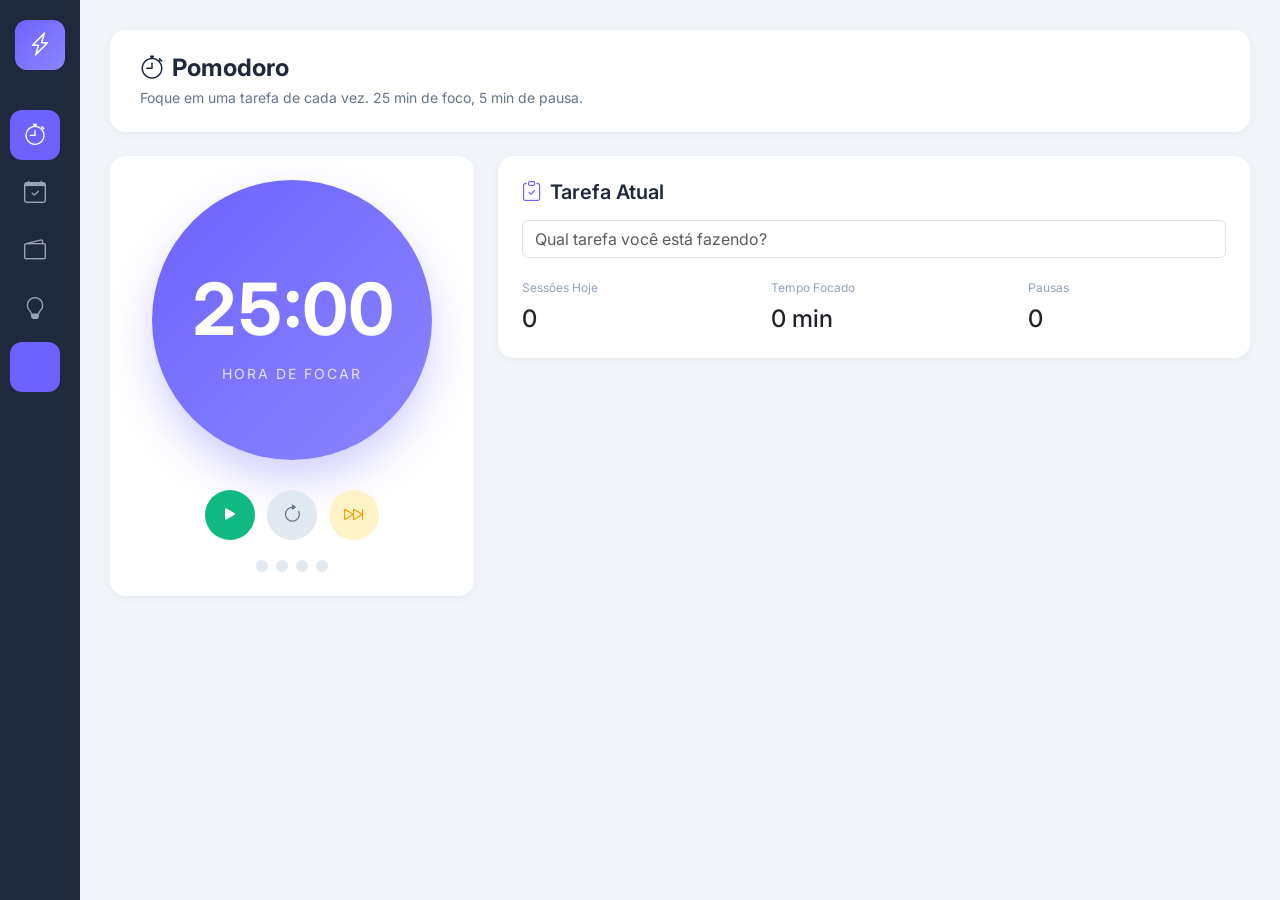
<file: hub.html>
<!DOCTYPE html>
<html lang="pt-BR">
<head>
    <meta charset="UTF-8">
    <meta name="viewport" content="width=device-width, initial-scale=1.0">
    <title>OPB Hub - Produtividade</title>
    <link href="https://cdn.jsdelivr.net/npm/bootstrap@5.3.0/dist/css/bootstrap.min.css" rel="stylesheet">
    <link href="https://cdn.jsdelivr.net/npm/bootstrap-icons@1.10.0/font/bootstrap-icons.css" rel="stylesheet">
    <link href="https://fonts.googleapis.com/css2?family=Inter:wght@400;500;600;700&display=swap" rel="stylesheet">
    <style>
        * { font-family: 'Inter', sans-serif; }
        :root {
            --primary: #6C63FF;
            --success: #10B981;
            --warning: #F59E0B;
            --danger: #EF4444;
            --info: #3B82F6;
            --dark: #1E293B;
        }
        body { background: #F1F5F9; min-height: 100vh; }
        .sidebar {
            width: 80px;
            background: var(--dark);
            min-height: 100vh;
            position: fixed;
            left: 0;
            top: 0;
            display: flex;
            flex-direction: column;
            align-items: center;
            padding: 20px 0;
            z-index: 100;
        }
        .sidebar-logo {
            width: 50px;
            height: 50px;
            background: linear-gradient(135deg, var(--primary), #8B85FF);
            border-radius: 12px;
            display: flex;
            align-items: center;
            justify-content: center;
            color: white;
            font-size: 24px;
            margin-bottom: 40px;
        }
        .sidebar-nav { display: flex; flex-direction: column; gap: 8px; width: 100%; padding: 0 10px; }
        .nav-item {
            width: 50px;
            height: 50px;
            border-radius: 12px;
            display: flex;
            align-items: center;
            justify-content: center;
            color: #94A3B8;
            font-size: 22px;
            cursor: pointer;
            transition: all 0.3s;
            position: relative;
        }
        .nav-item:hover { background: rgba(255,255,255,0.1); color: white; }
        .nav-item.active { background: var(--primary); color: white; }
        .nav-item .tooltip { 
            position: absolute; 
            left: 60px; 
            background: var(--dark); 
            color: white; 
            padding: 6px 12px; 
            border-radius: 8px; 
            font-size: 13px;
            white-space: nowrap;
            opacity: 0;
            pointer-events: none;
            transition: opacity 0.3s;
        }
        .nav-item:hover .tooltip { opacity: 1; }
        .main { margin-left: 80px; padding: 30px; }
        .page { display: none; }
        .page.active { display: block; animation: fadeIn 0.4s ease; }
        @keyframes fadeIn { from { opacity: 0; } to { opacity: 1; } }
        .page-header {
            background: white;
            border-radius: 16px;
            padding: 24px 30px;
            margin-bottom: 24px;
            box-shadow: 0 2px 10px rgba(0,0,0,0.05);
        }
        .page-header h1 { font-size: 24px; font-weight: 700; margin: 0; color: var(--dark); }
        .page-header p { color: #64748B; margin: 4px 0 0; font-size: 14px; }
        .card {
            background: white;
            border-radius: 16px;
            padding: 24px;
            box-shadow: 0 2px 10px rgba(0,0,0,0.05);
            border: none;
        }
        .card h5 { font-weight: 600; color: var(--dark); margin-bottom: 16px; display: flex; align-items: center; gap: 8px; }
        .card h5 i { color: var(--primary); }
        
        /* Pomodoro */
        .pomodoro-timer {
            width: 280px;
            height: 280px;
            border-radius: 50%;
            background: linear-gradient(135deg, var(--primary), #8B85FF);
            display: flex;
            flex-direction: column;
            align-items: center;
            justify-content: center;
            margin: 0 auto;
            box-shadow: 0 20px 40px rgba(108, 99, 255, 0.3);
        }
        .pomodoro-time { font-size: 72px; font-weight: 700; color: white; font-variant-numeric: tabular-nums; }
        .pomodoro-label { color: rgba(255,255,255,0.8); font-size: 14px; text-transform: uppercase; letter-spacing: 2px; }
        .pomodoro-controls { display: flex; gap: 12px; justify-content: center; margin-top: 30px; }
        .btn-pomodoro {
            width: 50px;
            height: 50px;
            border-radius: 50%;
            border: none;
            display: flex;
            align-items: center;
            justify-content: center;
            font-size: 20px;
            transition: all 0.3s;
        }
        .btn-start { background: var(--success); color: white; }
        .btn-start:hover { transform: scale(1.1); }
        .btn-reset { background: #E2E8F0; color: #64748B; }
        .btn-skip { background: #FEF3C7; color: var(--warning); }
        .pomodoro-sessions { display: flex; gap: 8px; justify-content: center; margin-top: 20px; }
        .session-dot { width: 12px; height: 12px; border-radius: 50%; background: #E2E8F0; }
        .session-dot.done { background: var(--success); }
        
        /* Tasks */
        .task-item {
            display: flex;
            align-items: center;
            padding: 14px;
            background: #F8FAFC;
            border-radius: 12px;
            margin-bottom: 10px;
            transition: all 0.3s;
            cursor: pointer;
        }
        .task-item:hover { background: #F1F5F9; }
        .task-check {
            width: 24px;
            height: 24px;
            border-radius: 50%;
            border: 2px solid #CBD5E1;
            margin-right: 12px;
            display: flex;
            align-items: center;
            justify-content: center;
            transition: all 0.3s;
            flex-shrink: 0;
        }
        .task-item.done .task-check { background: var(--success); border-color: var(--success); color: white; }
        .task-item.done .task-text { text-decoration: line-through; color: #94A3B8; }
        .task-text { flex: 1; font-size: 14px; color: var(--dark); }
        .task-priority { width: 8px; height: 8px; border-radius: 50%; margin-left: 10px; }
        .task-priority.high { background: var(--danger); }
        .task-priority.medium { background: var(--warning); }
        .task-priority.low { background: var(--success); }
        .task-time { font-size: 12px; color: #94A3B8; margin-left: 10px; }
        .task-delete { color: #CBD5E1; margin-left: 10px; opacity: 0; transition: opacity 0.3s; }
        .task-item:hover .task-delete { opacity: 1; }
        .add-task {
            display: flex;
            gap: 10px;
            margin-top: 16px;
        }
        .add-task input { flex: 1; border: 2px solid #E2E8F0; border-radius: 10px; padding: 10px 14px; }
        .add-task input:focus { border-color: var(--primary); outline: none; }
        .add-task select { border: 2px solid #E2E8F0; border-radius: 10px; padding: 10px; background: white; }
        .add-task button { background: var(--primary); color: white; border: none; border-radius: 10px; padding: 10px 20px; font-weight: 600; }

        /* Finance */
        .finance-summary { display: grid; grid-template-columns: repeat(3, 1fr); gap: 16px; margin-bottom: 24px; }
        .finance-card {
            background: linear-gradient(135deg, var(--primary), #8B85FF);
            border-radius: 16px;
            padding: 20px;
            color: white;
        }
        .finance-card.income { background: linear-gradient(135deg, var(--success), #34D399); }
        .finance-card.expense { background: linear-gradient(135deg, var(--danger), #F87171); }
        .finance-card-label { font-size: 13px; opacity: 0.9; }
        .finance-card-value { font-size: 28px; font-weight: 700; margin-top: 4px; }
        .transaction-item {
            display: flex;
            align-items: center;
            padding: 12px 0;
            border-bottom: 1px solid #F1F5F9;
        }
        .transaction-item:last-child { border-bottom: none; }
        .transaction-icon {
            width: 40px;
            height: 40px;
            border-radius: 10px;
            display: flex;
            align-items: center;
            justify-content: center;
            margin-right: 12px;
        }
        .transaction-icon.income { background: #D1FAE5; color: var(--success); }
        .transaction-icon.expense { background: #FEE2E2; color: var(--danger); }
        .transaction-text { flex: 1; }
        .transaction-text strong { display: block; font-size: 14px; color: var(--dark); }
        .transaction-text span { font-size: 12px; color: #94A3B8; }
        .transaction-value { font-weight: 600; }
        .transaction-value.income { color: var(--success); }
        .transaction-value.expense { color: var(--danger); }
        .add-transaction { display: flex; gap: 10px; margin-top: 16px; }
        .add-transaction input, .add-transaction select { flex: 1; border: 2px solid #E2E8F0; border-radius: 10px; padding: 10px; }
        .add-transaction button { background: var(--primary); color: white; border: none; border-radius: 10px; padding: 10px 20px; font-weight: 600; }

        /* Ideas */
        .idea-card {
            background: linear-gradient(135deg, #FEF3C7, #FDE68A);
            border-radius: 12px;
            padding: 16px;
            margin-bottom: 12px;
            position: relative;
        }
        .idea-card h6 { font-weight: 600; color: #92400E; margin-bottom: 8px; }
        .idea-card p { font-size: 14px; color: #A16207; margin: 0; }
        .idea-tag {
            display: inline-block;
            background: rgba(255,255,255,0.6);
            padding: 4px 10px;
            border-radius: 20px;
            font-size: 11px;
            color: #92400E;
            margin-top: 10px;
        }
        .idea-date { position: absolute; top: 12px; right: 12px; font-size: 11px; color: #B45309; }
        .idea-actions { position: absolute; bottom: 12px; right: 12px; display: flex; gap: 8px; }
        .idea-actions button { background: white; border: none; width: 30px; height: 30px; border-radius: 8px; color: #92400E; cursor: pointer; }
        .add-idea { display: flex; gap: 10px; margin-bottom: 20px; }
        .add-idea input { flex: 1; border: 2px solid #E2E8F0; border-radius: 10px; padding: 12px; }
        .add-idea button { background: var(--warning); color: white; border: none; border-radius: 10px; padding: 12px 20px; font-weight: 600; }
        
        /* Calendar mini */
        .mini-calendar {
            display: grid;
            grid-template-columns: repeat(7, 1fr);
            gap: 4px;
            text-align: center;
        }
        .mini-calendar .day-name { font-size: 11px; color: #94A3B8; font-weight: 600; padding: 8px 0; }
        .mini-calendar .day {
            width: 36px;
            height: 36px;
            display: flex;
            align-items: center;
            justify-content: center;
            border-radius: 50%;
            font-size: 13px;
            cursor: pointer;
            transition: all 0.2s;
        }
        .mini-calendar .day:hover { background: #F1F5F9; }
        .mini-calendar .day.today { background: var(--primary); color: white; font-weight: 600; }
        .mini-calendar .day.has-task { background: #E0E7FF; }
        .mini-calendar .day.selected { background: #C7D2FE; }
    </style>
</head>
<body>
    <!-- Sidebar -->
    <div class="sidebar">
        <div class="sidebar-logo"><i class="bi bi-lightning-charge"></i></div>
        <div class="sidebar-nav">
            <div class="nav-item active" onclick="showPage('pomodoro')">
                <i class="bi bi-stopwatch"></i>
                <span class="tooltip">Pomodoro</span>
            </div>
            <div class="nav-item" onclick="showPage('planner')">
                <i class="bi bi-calendar-check"></i>
                <span class="tooltip">Planner</span>
            </div>
            <div class="nav-item" onclick="showPage('finances')">
                <i class="bi bi-wallet2"></i>
                <span class="tooltip">Finanças</span>
            </div>
            <div class="nav-item" onclick="showPage('ideas')">
                <i class="bi bi-lightbulb"></i>
                <span class="tooltip">Banco de Ideias</span>
            </div>
            <div class="nav-item" onclick="window.location.href='/plataforma'" style="background:var(--primary);color:white;margin-top:auto">
                <i class="bi bi-university"></i>
                <span class="tooltip">Consultor</span>
            </div>
        </div>
    </div>

    <!-- Main Content -->
    <div class="main">
        <!-- POMODORO PAGE -->
        <div class="page active" id="page-pomodoro">
            <div class="page-header">
                <h1><i class="bi bi-stopwatch me-2"></i>Pomodoro</h1>
                <p>Foque em uma tarefa de cada vez. 25 min de foco, 5 min de pausa.</p>
            </div>
            <div class="row">
                <div class="col-md-4">
                    <div class="card">
                        <div class="pomodoro-timer">
                            <div class="pomodoro-time" id="timerDisplay">25:00</div>
                            <div class="pomodoro-label" id="timerLabel">Hora de Focar</div>
                        </div>
                        <div class="pomodoro-controls">
                            <button class="btn-pomodoro btn-start" onclick="toggleTimer()" id="btnToggle"><i class="bi bi-play-fill"></i></button>
                            <button class="btn-pomodoro btn-reset" onclick="resetTimer()"><i class="bi bi-arrow-clockwise"></i></button>
                            <button class="btn-pomodoro btn-skip" onclick="skipSession()"><i class="bi bi-skip-forward"></i></button>
                        </div>
                        <div class="pomodoro-sessions" id="sessionDots">
                            <div class="session-dot"></div>
                            <div class="session-dot"></div>
                            <div class="session-dot"></div>
                            <div class="session-dot"></div>
                        </div>
                    </div>
                </div>
                <div class="col-md-8">
                    <div class="card">
                        <h5><i class="bi bi-clipboard-check"></i>Tarefa Atual</h5>
                        <input type="text" class="form-control" id="currentTask" placeholder="Qual tarefa você está fazendo?">
                        <div class="d-flex gap-3 mt-3">
                            <div class="flex-fill">
                                <label class="form-label" style="font-size:12px;color:#94A3B8">Sessões Hoje</label>
                                <div class="h4 mb-0" id="sessionsToday">0</div>
                            </div>
                            <div class="flex-fill">
                                <label class="form-label" style="font-size:12px;color:#94A3B8">Tempo Focado</label>
                                <div class="h4 mb-0" id="focusedTime">0 min</div>
                            </div>
                            <div class="flex-fill">
                                <label class="form-label" style="font-size:12px;color:#94A3B8">Pausas</label>
                                <div class="h4 mb-0" id="breaksTaken">0</div>
                            </div>
                        </div>
                    </div>
                </div>
            </div>
        </div>

        <!-- PLANNER PAGE -->
        <div class="page" id="page-planner">
            <div class="page-header">
                <h1><i class="bi bi-calendar-check me-2"></i>Planner Diário</h1>
                <p id="todayDate"></p>
            </div>
            <div class="row">
                <div class="col-md-8">
                    <div class="card mb-4">
                        <h5><i class="bi bi-list-task"></i>Tarefas de Hoje</h5>
                        <div id="taskList"></div>
                        <div class="add-task">
                            <input type="text" id="newTaskInput" placeholder="Nova tarefa..." onkeypress="if(event.key==='Enter')addTask()">
                            <select id="newTaskPriority">
                                <option value="medium">Média</option>
                                <option value="high">Alta</option>
                                <option value="low">Baixa</option>
                            </select>
                            <button onclick="addTask()"><i class="bi bi-plus"></i> Adicionar</button>
                        </div>
                    </div>
                    <div class="card">
                        <h5><i class="bi bi-hourglass-split"></i>Hábitos Diários</h5>
                        <div class="row" id="habitsList"></div>
                    </div>
                </div>
                <div class="col-md-4">
                    <div class="card">
                        <h5><i class="bi bi-calendar3"></i>Maio 2026</h5>
                        <div class="mini-calendar" id="miniCalendar"></div>
                    </div>
                </div>
            </div>
        </div>

        <!-- FINANCES PAGE -->
        <div class="page" id="page-finances">
            <div class="page-header">
                <h1><i class="bi bi-wallet2 me-2"></i>Finanças Pessoais</h1>
                <p>Controle suas entradas e saídas</p>
            </div>
            <div class="finance-summary">
                <div class="finance-card income">
                    <div class="finance-card-label">Entradas do Mês</div>
                    <div class="finance-card-value" id="totalIncome">R$ 0</div>
                </div>
                <div class="finance-card expense">
                    <div class="finance-card-label">Despesas do Mês</div>
                    <div class="finance-card-value" id="totalExpense">R$ 0</div>
                </div>
                <div class="finance-card">
                    <div class="finance-card-label">Saldo</div>
                    <div class="finance-card-value" id="totalBalance">R$ 0</div>
                </div>
            </div>
            <div class="row">
                <div class="col-md-6">
                    <div class="card">
                        <h5><i class="bi bi-arrow-down-circle"></i>Últimas Transações</h5>
                        <div id="transactionsList"></div>
                        <div class="add-transaction">
                            <input type="text" id="txDesc" placeholder="Descrição">
                            <input type="number" id="txValue" placeholder="Valor" style="max-width:100px">
                            <select id="txType">
                                <option value="income">Entrada</option>
                                <option value="expense">Despesa</option>
                            </select>
                            <button onclick="addTransaction()"><i class="bi bi-plus"></i></button>
                        </div>
                    </div>
                </div>
                <div class="col-md-6">
                    <div class="card">
                        <h5><i class="bi bi-pie-chart"></i>Resumo por Categoria</h5>
                        <div id="categorySummary"></div>
                    </div>
                </div>
            </div>
        </div>

        <!-- IDEAS PAGE -->
        <div class="page" id="page-ideas">
            <div class="page-header">
                <h1><i class="bi bi-lightbulb me-2"></i>Banco de Ideias</h1>
                <p>Suas ideias para quando a inspiração vier</p>
            </div>
            <div class="card">
                <div class="add-idea">
                    <input type="text" id="newIdeaTitle" placeholder="Título da ideia...">
                    <input type="text" id="newIdeaTag" placeholder="Tag (ex: projeto, trabalho)">
                    <button onclick="addIdea()"><i class="bi bi-plus"></i> Ideia</button>
                </div>
                <div id="ideasList"></div>
            </div>
        </div>
    </div>

    <script>
        const API = 'http://localhost:8088';
        
        // === POMODORO ===
        let timerInterval = null;
        let timeLeft = 25 * 60;
        let isRunning = false;
        let sessions = 0;
        let focusedMinutes = 0;
        let breaks = 0;
        let isBreak = false;

        function toggleTimer() {
            if (isRunning) {
                clearInterval(timerInterval);
                isRunning = false;
                document.getElementById('btnToggle').innerHTML = '<i class="bi bi-play-fill"></i>';
            } else {
                isRunning = true;
                document.getElementById('btnToggle').innerHTML = '<i class="bi bi-pause-fill"></i>';
                timerInterval = setInterval(() => {
                    timeLeft--;
                    updateTimerDisplay();
                    if (timeLeft <= 0) {
                        if (isBreak) {
                            sessions++;
                            focusedMinutes += 25;
                            document.getElementById('sessionsToday').textContent = sessions;
                            document.getElementById('focusedTime').textContent = focusedMinutes + ' min';
                            updateSessionDots();
                            isBreak = false;
                            timeLeft = 25 * 60;
                            document.getElementById('timerLabel').textContent = 'Hora de Focar';
                        } else {
                            breaks++;
                            document.getElementById('breaksTaken').textContent = breaks;
                            isBreak = true;
                            timeLeft = 5 * 60;
                            document.getElementById('timerLabel').textContent = 'Pausa Curta';
                        }
                        new Notification(isBreak ? 'Pausa! Descanse 5 min ☕' : 'Sessão completa! 🎉').play();
                    }
                }, 1000);
            }
        }

        function resetTimer() {
            clearInterval(timerInterval);
            isRunning = false;
            timeLeft = isBreak ? 5 * 60 : 25 * 60;
            document.getElementById('btnToggle').innerHTML = '<i class="bi bi-play-fill"></i>';
            updateTimerDisplay();
        }

        function skipSession() {
            clearInterval(timerInterval);
            isRunning = false;
            if (isBreak) {
                sessions++;
                focusedMinutes += 25;
                document.getElementById('sessionsToday').textContent = sessions;
                document.getElementById('focusedTime').textContent = focusedMinutes + ' min';
                updateSessionDots();
                isBreak = false;
                timeLeft = 25 * 60;
                document.getElementById('timerLabel').textContent = 'Hora de Focar';
            } else {
                isBreak = true;
                timeLeft = 5 * 60;
                document.getElementById('timerLabel').textContent = 'Pausa Curta';
            }
            document.getElementById('btnToggle').innerHTML = '<i class="bi bi-play-fill"></i>';
            updateTimerDisplay();
        }

        function updateTimerDisplay() {
            const m = Math.floor(timeLeft / 60).toString().padStart(2, '0');
            const s = (timeLeft % 60).toString().padStart(2, '0');
            document.getElementById('timerDisplay').textContent = `${m}:${s}`;
        }

        function updateSessionDots() {
            const dots = document.querySelectorAll('.session-dot');
            dots.forEach((d, i) => {
                d.classList.toggle('done', i < sessions % 4);
            });
        }

        class Notification {
            constructor(msg) { alert(msg); }
            play() {}
        }

        // === TASKS ===
        let tasks = JSON.parse(localStorage.getItem('opb_tasks') || '[]');

        function loadTasks() {
            const today = new Date().toDateString();
            tasks = tasks.filter(t => t.date === today);
            renderTasks();
        }

        function renderTasks() {
            const list = document.getElementById('taskList');
            if (tasks.length === 0) {
                list.innerHTML = '<p class="text-muted text-center py-4">Nenhuma tarefa hoje 🎯</p>';
                return;
            }
            list.innerHTML = tasks.map((t, i) => `
                <div class="task-item ${t.done ? 'done' : ''}" onclick="toggleTask(${i})">
                    <div class="task-check">${t.done ? '✓' : ''}</div>
                    <div class="task-text">${t.text}</div>
                    <div class="task-priority ${t.priority}"></div>
                    <i class="bi bi-trash task-delete" onclick="event.stopPropagation(); deleteTask(${i})"></i>
                </div>
            `).join('');
            localStorage.setItem('opb_tasks', JSON.stringify(tasks));
        }

        function addTask() {
            const input = document.getElementById('newTaskInput');
            const priority = document.getElementById('newTaskPriority').value;
            if (!input.value.trim()) return;
            tasks.push({
                text: input.value.trim(),
                done: false,
                priority,
                date: new Date().toDateString()
            });
            input.value = '';
            renderTasks();
        }

        function toggleTask(i) {
            tasks[i].done = !tasks[i].done;
            renderTasks();
        }

        function deleteTask(i) {
            tasks.splice(i, 1);
            renderTasks();
        }

        // === HABITS ===
        let habits = JSON.parse(localStorage.getItem('opb_habits') || '[]');
        if (habits.length === 0) {
            habits = ['Exercitar', 'Ler 30min', 'Meditar', 'Beber 2L água'].map(h => ({ name: h, done: false }));
        }

        function renderHabits() {
            document.getElementById('habitsList').innerHTML = habits.map((h, i) => `
                <div class="col-6 mb-3">
                    <div class="p-3 rounded" style="background:${h.done ? '#D1FAE5' : '#F1F5F9'}; cursor:pointer" onclick="toggleHabit(${i})">
                        <i class="bi ${h.done ? 'bi-check-circle-fill' : 'bi-circle'} me-2" style="color:${h.done ? '#10B981' : '#CBD5E1'}"></i>
                        <span style="color:${h.done ? '#065F46' : '#64748B'}">${h.name}</span>
                    </div>
                </div>
            `).join('');
            localStorage.setItem('opb_habits', JSON.stringify(habits));
        }

        function toggleHabit(i) {
            habits[i].done = !habits[i].done;
            renderHabits();
        }

        // === CALENDAR ===
        function renderCalendar() {
            const cal = document.getElementById('miniCalendar');
            const days = ['D', 'S', 'T', 'Q', 'Q', 'S', 'S'];
            let html = days.map(d => `<div class="day-name">${d}</div>`).join('');
            const firstDay = new Date(2026, 4, 1).getDay();
            const daysInMonth = new Date(2026, 5, 0).getDate();
            const today = new Date().getDate();
            for (let i = 0; i < firstDay; i++) html += '<div></div>';
            for (let d = 1; d <= daysInMonth; d++) {
                const cls = d === today ? 'today' : '';
                html += `<div class="day ${cls}">${d}</div>`;
            }
            cal.innerHTML = html;
        }

        // === FINANCES ===
        let transactions = JSON.parse(localStorage.getItem('opb_transactions') || '[]');

        function renderTransactions() {
            const list = document.getElementById('transactionsList');
            if (transactions.length === 0) {
                list.innerHTML = '<p class="text-muted text-center py-4">Nenhuma transação ainda 💳</p>';
            } else {
                list.innerHTML = transactions.slice(-5).reverse().map(t => `
                    <div class="transaction-item">
                        <div class="transaction-icon ${t.type}"><i class="bi bi-${t.type === 'income' ? 'arrow-down' : 'arrow-up'}"></i></div>
                        <div class="transaction-text"><strong>${t.desc}</strong><span>${t.date}</span></div>
                        <div class="transaction-value ${t.type}">${t.type === 'income' ? '+' : '-'}R$ ${t.value.toLocaleString('pt-BR')}</div>
                    </div>
                `).join('');
            }
            updateFinanceSummary();
        }

        function addTransaction() {
            const desc = document.getElementById('txDesc').value.trim();
            const value = parseFloat(document.getElementById('txValue').value);
            const type = document.getElementById('txType').value;
            if (!desc || !value) return;
            transactions.push({ desc, value, type, date: new Date().toLocaleDateString('pt-BR') });
            document.getElementById('txDesc').value = '';
            document.getElementById('txValue').value = '';
            renderTransactions();
            localStorage.setItem('opb_transactions', JSON.stringify(transactions));
        }

        function updateFinanceSummary() {
            const income = transactions.filter(t => t.type === 'income').reduce((s, t) => s + t.value, 0);
            const expense = transactions.filter(t => t.type === 'expense').reduce((s, t) => s + t.value, 0);
            document.getElementById('totalIncome').textContent = `R$ ${income.toLocaleString('pt-BR')}`;
            document.getElementById('totalExpense').textContent = `R$ ${expense.toLocaleString('pt-BR')}`;
            document.getElementById('totalBalance').textContent = `R$ ${(income - expense).toLocaleString('pt-BR')}`;
        }

        // === IDEAS ===
        let ideas = JSON.parse(localStorage.getItem('opb_ideas') || '[]');

        function renderIdeas() {
            const list = document.getElementById('ideasList');
            if (ideas.length === 0) {
                list.innerHTML = '<p class="text-muted text-center py-4">Nenhuma ideia ainda 💡 Clique em "Ideia" para adicionar!</p>';
            } else {
                list.innerHTML = ideas.map((idea, i) => `
                    <div class="idea-card">
                        <div class="idea-date">${idea.date}</div>
                        <h6>${idea.title}</h6>
                        ${idea.tag ? `<span class="idea-tag">${idea.tag}</span>` : ''}
                        <div class="idea-actions">
                            <button onclick="copyIdea(${i})" title="Copiar"><i class="bi bi-copy"></i></button>
                            <button onclick="deleteIdea(${i})" title="Excluir"><i class="bi bi-trash"></i></button>
                        </div>
                    </div>
                `).join('');
            }
            localStorage.setItem('opb_ideas', JSON.stringify(ideas));
        }

        function addIdea() {
            const title = document.getElementById('newIdeaTitle').value.trim();
            const tag = document.getElementById('newIdeaTag').value.trim();
            if (!title) return;
            ideas.unshift({ title, tag, date: new Date().toLocaleDateString('pt-BR') });
            document.getElementById('newIdeaTitle').value = '';
            document.getElementById('newIdeaTag').value = '';
            renderIdeas();
        }

        function copyIdea(i) {
            navigator.clipboard.writeText(ideas[i].title);
        }

        function deleteIdea(i) {
            ideas.splice(i, 1);
            renderIdeas();
        }

        // === NAVIGATION ===
        function showPage(page) {
            document.querySelectorAll('.page').forEach(p => p.classList.remove('active'));
            document.querySelectorAll('.nav-item').forEach(n => n.classList.remove('active'));
            document.getElementById(`page-${page}`).classList.add('active');
            document.querySelector(`.nav-item[onclick="showPage('${page}')"]`).classList.add('active');
        }

        // === INIT ===
        document.getElementById('todayDate').textContent = new Date().toLocaleDateString('pt-BR', { weekday: 'long', day: 'numeric', month: 'long' });
        loadTasks();
        renderHabits();
        renderCalendar();
        renderTransactions();
        renderIdeas();
    </script>
</body>
</html>
</file>
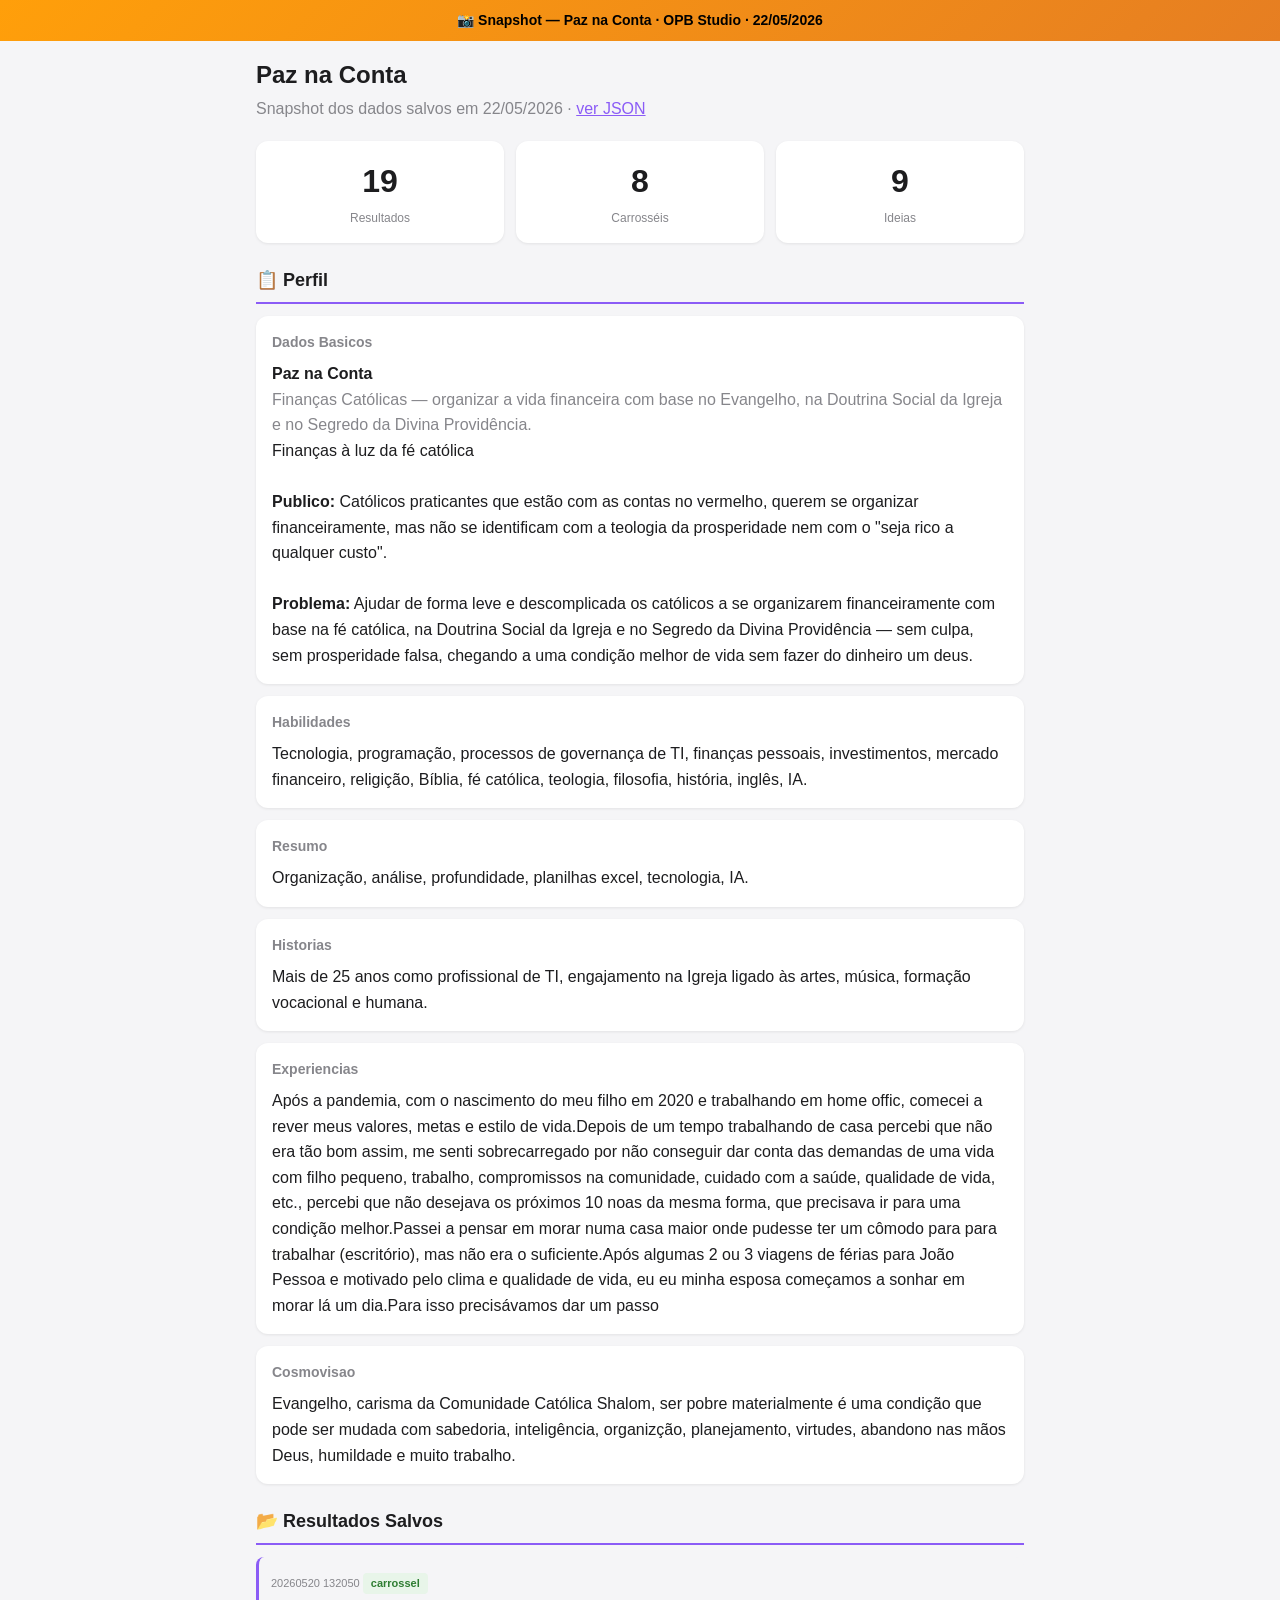
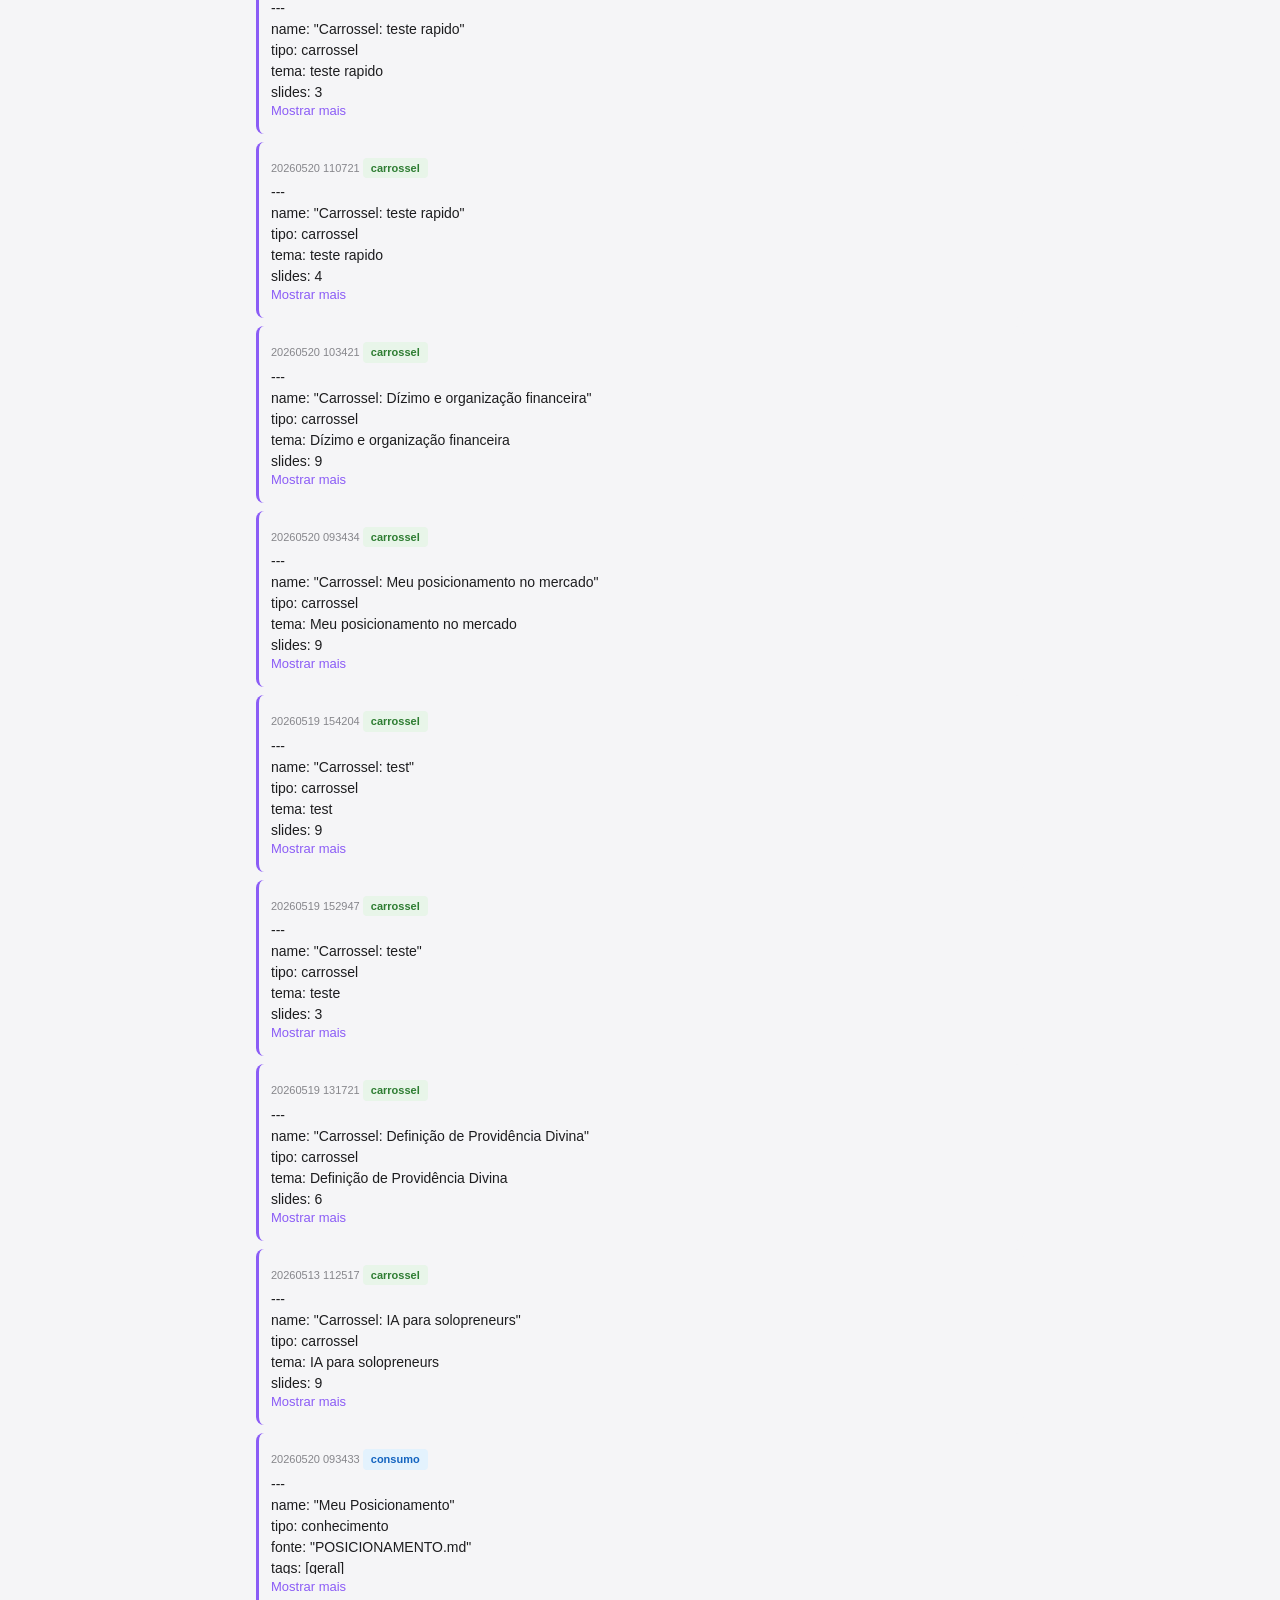
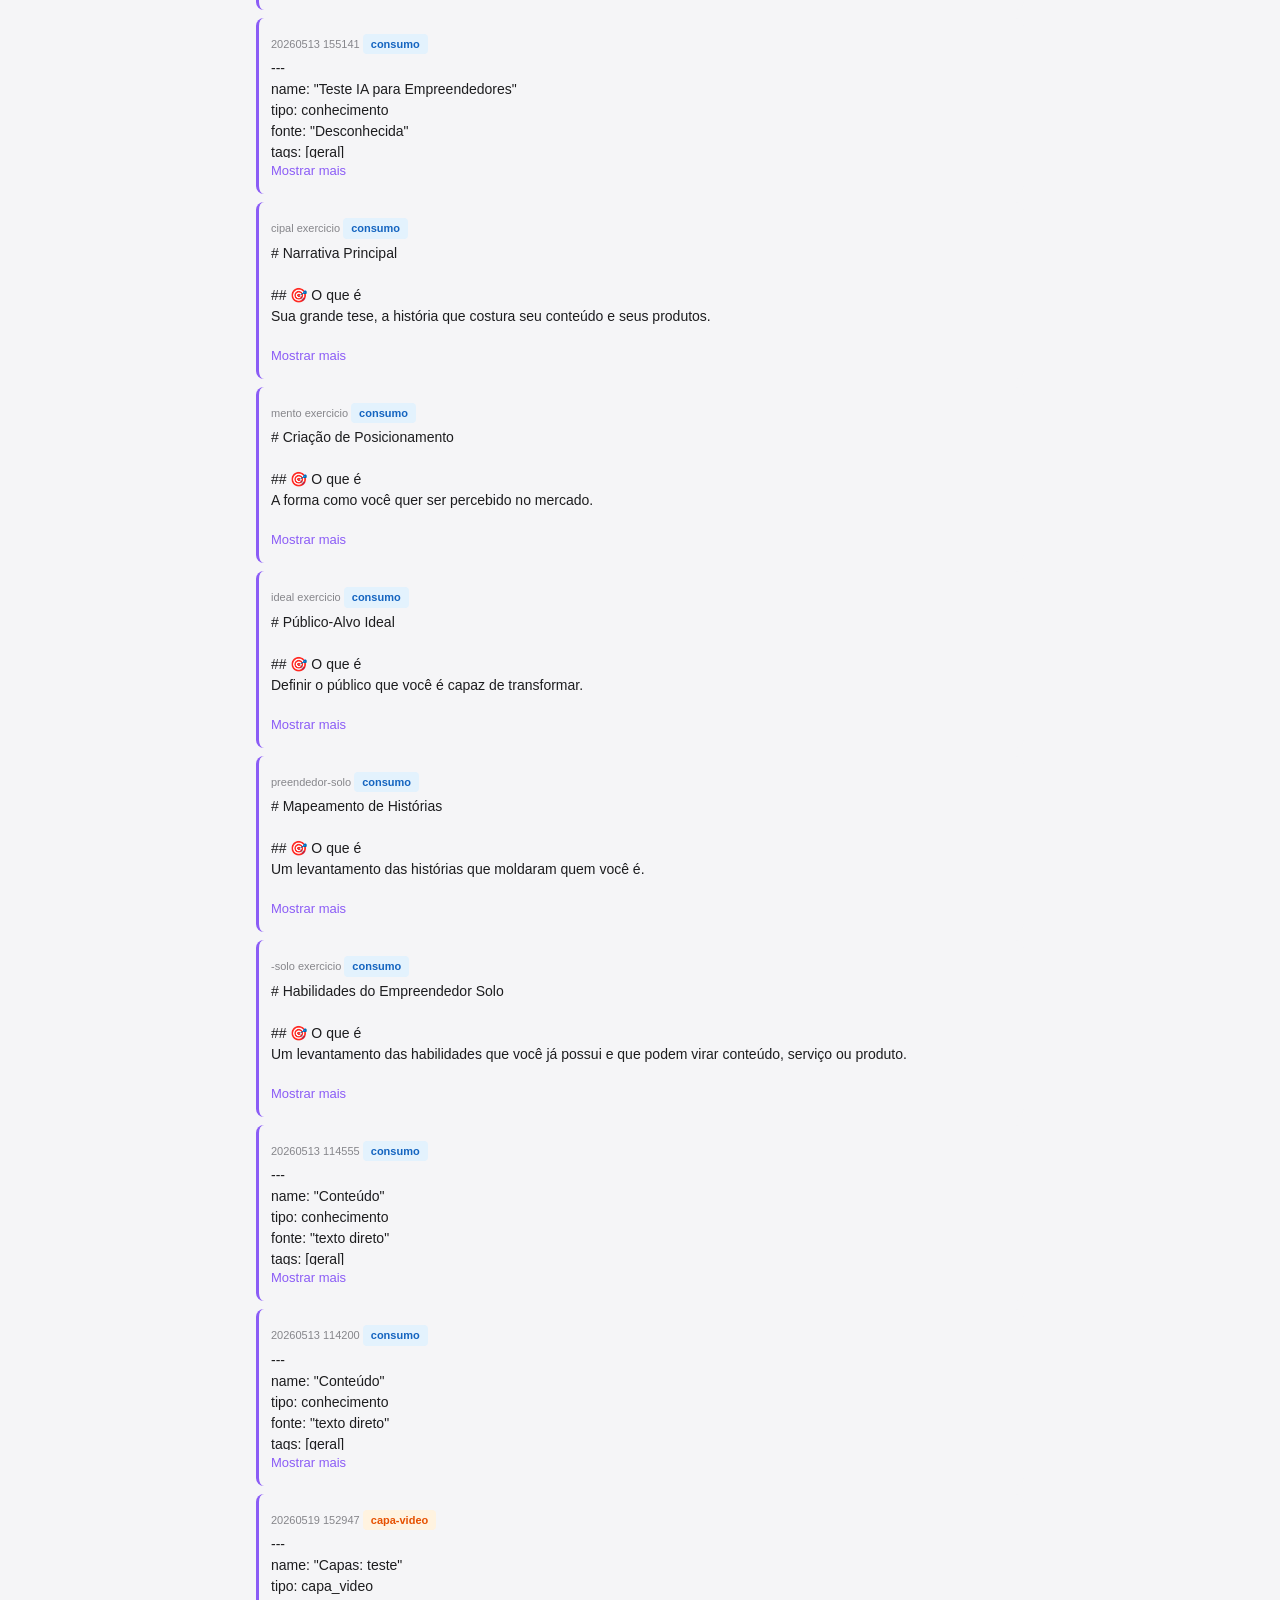
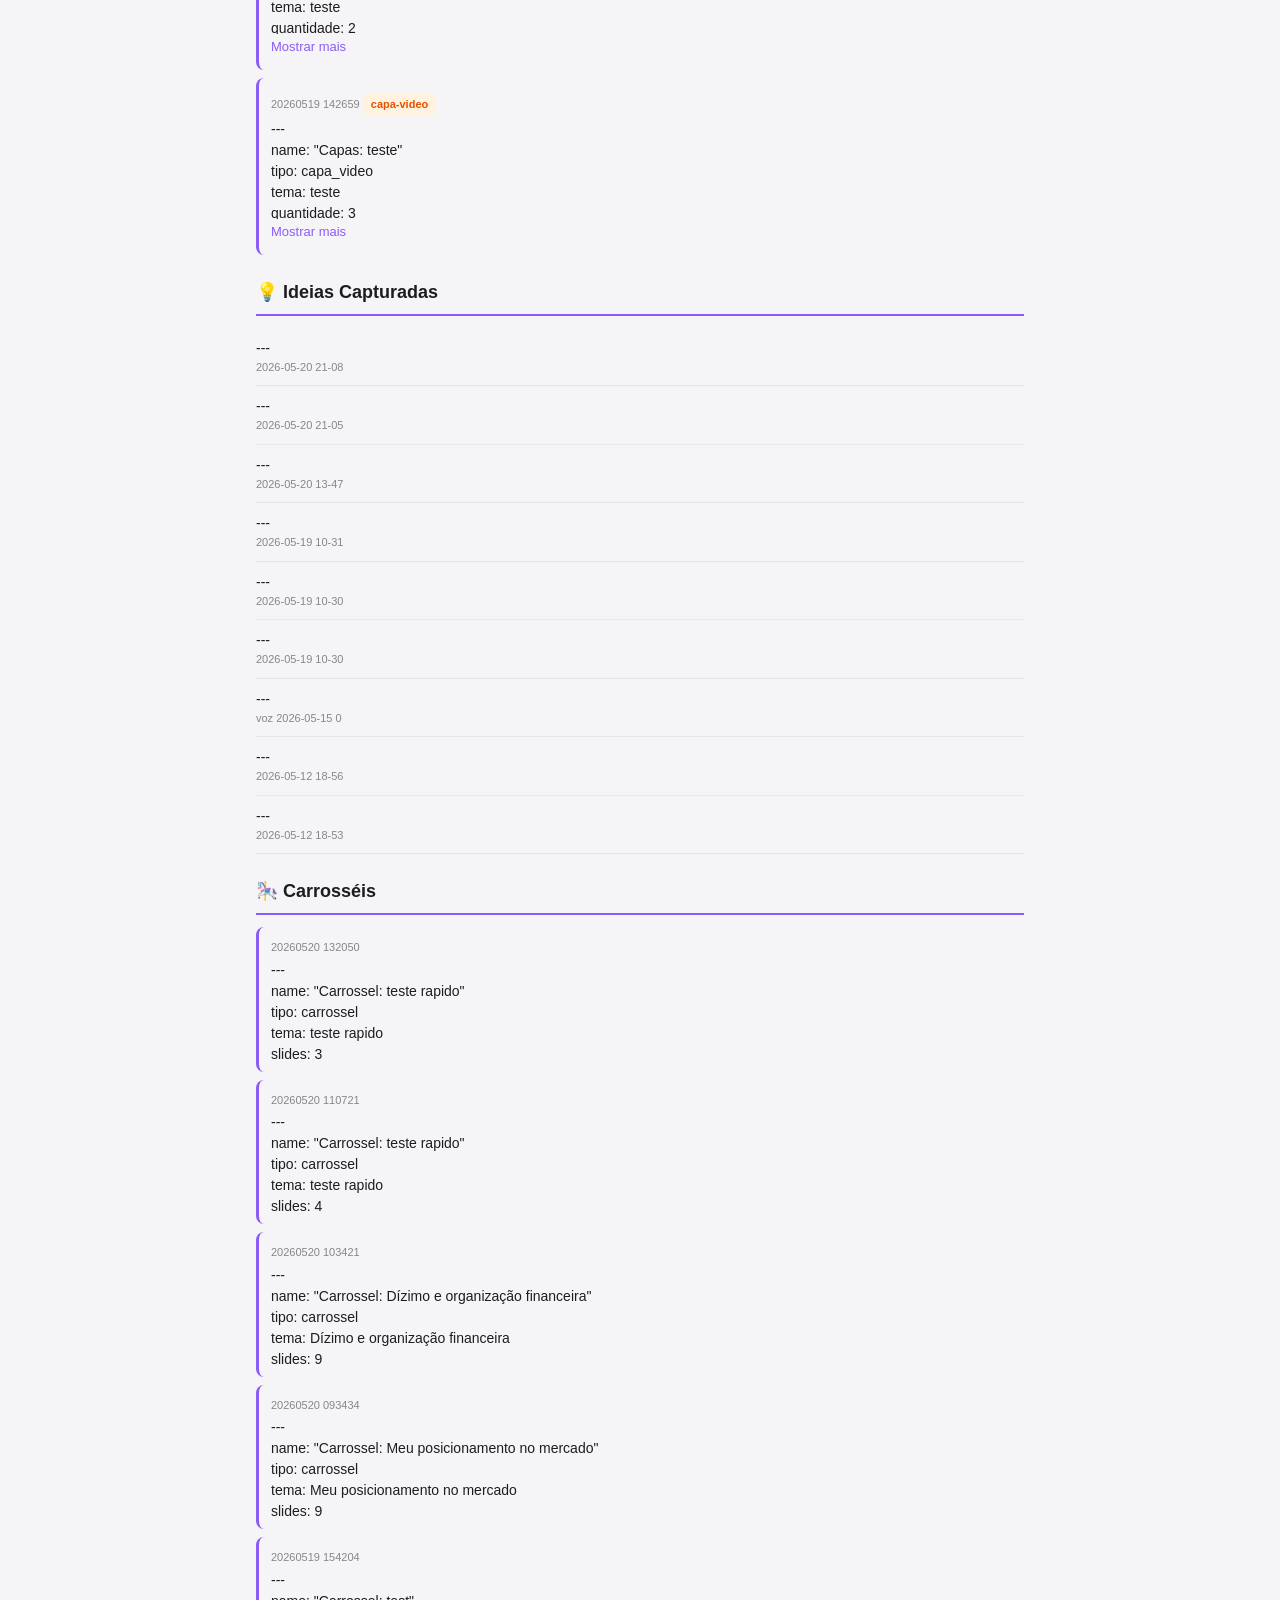
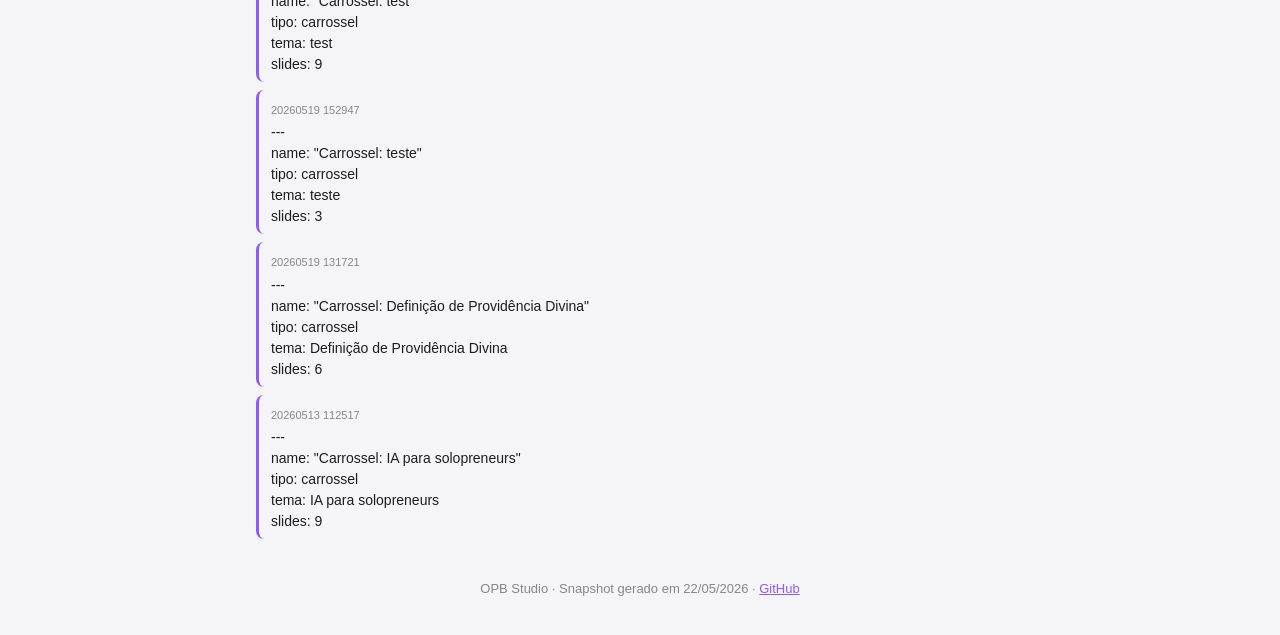
<file: snapshot.html>
<!DOCTYPE html>
<html lang="pt-BR">
<head>
<meta charset="UTF-8">
<meta name="viewport" content="width=device-width, initial-scale=1.0">
<title>OPB Snapshot — Paz na Conta</title>
<style>
*{margin:0;padding:0;box-sizing:border-box}
:root{--bg:#f5f5f7;--card:#fff;--text:#1d1d1f;--text2:#86868b;--border:#e5e5ea;--accent:#8b5cf6;--success:#34c759;--warning:#ff9f0a;--info:#5ac8fa;}
body{font-family:-apple-system,BlinkMacSystemFont,'Segoe UI',Roboto,sans-serif;background:var(--bg);color:var(--text);line-height:1.5}
.banner{background:linear-gradient(135deg,#ff9f0a,#e67e22);color:#000;padding:10px;text-align:center;font-size:14px;font-weight:600;position:sticky;top:0;z-index:100}
.banner a{color:#000}
.container{max-width:800px;margin:0 auto;padding:16px}
h1{font-size:24px;margin-bottom:4px}
h2{font-size:18px;margin:24px 0 12px;padding-bottom:8px;border-bottom:2px solid var(--accent)}
h3{font-size:15px;margin:16px 0 8px;color:var(--text2)}
.card{background:var(--card);border-radius:12px;padding:16px;margin-bottom:12px;box-shadow:0 1px 3px rgba(0,0,0,.08)}
.card-title{font-weight:600;font-size:14px;color:var(--text2);margin-bottom:8px}
.card-val{font-size:16px;line-height:1.6}
.stat-grid{display:grid;grid-template-columns:repeat(auto-fit,minmax(140px,1fr));gap:12px;margin-bottom:20px}
.stat-card{background:var(--card);border-radius:12px;padding:16px;text-align:center;box-shadow:0 1px 3px rgba(0,0,0,.08)}
.stat-num{font-size:32px;font-weight:700}
.stat-label{font-size:12px;color:var(--text2);margin-top:4px}
.result-item{padding:12px;background:var(--bg);border-radius:8px;margin-bottom:8px;border-left:3px solid var(--accent)}
.result-data{font-size:11px;color:var(--text2);margin-bottom:4px}
.result-texto{font-size:14px;white-space:pre-wrap;max-height:100px;overflow:hidden}
.result-tag{display:inline-block;padding:2px 8px;border-radius:4px;font-size:11px;font-weight:600;margin-top:4px}
.tag-carrossel{background:#e8f5e9;color:#2e7d32}
.tag-consumo{background:#e3f2fd;color:#1565c0}
.tag-capa-video{background:#fff3e0;color:#e65100}
.ideia-item{padding:10px 0;border-bottom:1px solid var(--border);font-size:14px}
.ideia-data{font-size:11px;color:var(--text2)}
.expand-btn{background:none;border:none;color:var(--accent);cursor:pointer;font-size:13px;padding:4px 0}
.expand-btn:hover{text-decoration:underline}
@media(prefers-color-scheme:dark){
:root{--bg:#1c1c1e;--card:#2c2c2e;--text:#f5f5f7;--text2:#98989d;--border:#38383a}
.result-item{background:#1c1c1e}
}
</style>
</head>
<body>
<div class="banner">📸 <strong>Snapshot</strong> — Paz na Conta · OPB Studio · 22/05/2026</div>
<div class="container">

<h1>Paz na Conta</h1>
<p style="color:var(--text2);margin-bottom:20px">Snapshot dos dados salvos em 22/05/2026 · <a href="#" style="color:var(--accent)" onclick="document.getElementById('raw').style.display=document.getElementById('raw').style.display==='none'?'block':'none'">ver JSON</a></p>

<div class="stat-grid">
<div class="stat-card"><div class="stat-num">19</div><div class="stat-label">Resultados</div></div>
<div class="stat-card"><div class="stat-num">8</div><div class="stat-label">Carrosséis</div></div>
<div class="stat-card"><div class="stat-num">9</div><div class="stat-label">Ideias</div></div>
</div>

<script id="snapshot-data" type="application/json">{
"perfil":{"basico": {"nome": "Paz na Conta", "tagline": "Finanças à luz da fé católica", "nome publico": "Ingrid e Cleiton", "nicho": "Finanças Católicas — organizar a vida financeira com base no Evangelho, na Doutrina Social da Igreja e no Segredo da Divina Providência.", "publico alvo": "Católicos praticantes que estão com as contas no vermelho, querem se organizar financeiramente, mas não se identificam com a teologia da prosperidade nem com o \"seja rico a qualquer custo\".", "problema": "Ajudar de forma leve e descomplicada os católicos a se organizarem financeiramente com base na fé católica, na Doutrina Social da Igreja e no Segredo da Divina Providência — sem culpa, sem prosperidade falsa, chegando a uma condição melhor de vida sem fazer do dinheiro um deus."}, "habilidades": {"habilidades": "Tecnologia, programação, processos de governança de TI, finanças pessoais, investimentos, mercado financeiro, religição, Bíblia, fé católica, teologia, filosofia, história, inglês, IA.", "resumo": "Organização, análise, profundidade, planilhas excel, tecnologia, IA."}, "historias": {"historia": "Mais de 25 anos como profissional de TI, engajamento na Igreja ligado às artes, música, formação vocacional e humana.", "experiencias": "Após a pandemia, com o nascimento do meu filho em 2020 e trabalhando em home offic, comecei a rever meus valores, metas e estilo de vida.Depois de um tempo trabalhando de casa percebi que não era tão bom assim, me senti sobrecarregado por não conseguir dar conta das demandas de uma vida com filho pequeno, trabalho, compromissos na comunidade, cuidado com a saúde, qualidade de vida, etc., percebi que não desejava os próximos 10 noas da mesma forma, que precisava ir para uma condição melhor.Passei a pensar em morar numa casa maior onde pudesse ter um cômodo para para trabalhar (escritório), mas não era o suficiente.Após algumas 2 ou 3 viagens de férias para João Pessoa e motivado pelo clima e qualidade de vida, eu eu minha esposa começamos a sonhar em morar lá um dia.Para isso precisávamos dar um passo"}, "cosmovisao": {"valores": "Evangelho, carisma da Comunidade Católica Shalom, ser pobre materialmente é uma condição que pode ser mudada com sabedoria, inteligência, organizção, planejamento, virtudes, abandono nas mãos Deus, humildade e muito trabalho."}, "publico": {"1. perfis possíveis": "_Liste 3–5 perfis que você poderia ajudar:_| # | Perfil | Dor Principal | Nível de Dor (1-5) | ⭐ ||---|--------|--------------|:-------------------:|:--:|| 1 |        |              |                     |    || 2 |        |              |                     |    || 3 |        |              |                     |    || 4 |        |              |                     |    || 5 |        |              |                     |    |---", "2. meu público escolhido": "> **⭐ Perfil escolhido:** _______________### Descrição detalhada:- **Idade:** _______________- **Gênero:** _______________- **Profissão/Segmento:** _______________- **Nível de conhecimento:** _______________- **Maior dor/desafio:** _______________- **Onde está online (redes/platforms):** _______________- **O que já tentou e não funcionou:** _______________- **Medo principal:** _______________- **Desejo principal:** _______________---", "3. frase oficial": "> **\"Eu ajudo [QUEM] a conquistar [O QUÊ], mesmo que [OBSTÁCULO].\"**### Minha frase:\"Eu ajudo _______________ a conquistar _______________, mesmo que _______________.\"### Variações adicionais:- Versão curta: _______________- Versão longa: _______________- Em inglês: _______________---", "4. consequência de não agir": "> O que acontece se meu público **não** resolver esse problema?_______________", "5. consequência de agir": "> O que muda na vida do meu público quando ele aplica o que ensino?_______________", "6. conexão com o conteúdo": "| Tipo de Conteúdo | Frequência Ideal | Tom | Formato Preferido ||-----------------|-----------------|-----|-------------------|| Posts Instagram |               |     | Carrossel/Reel    || Stories          |               |     | Vídeo/texto       || Lives            |               |     | Entrevista/solo   || E-mail           |               |     | Newsletter        || Blog/artigo      |               |     | Longo/curto       |---", "7. linguagem e tom para este público": "- **Vocabulário que meu público usa:** _______________- **Palavras que evito:** _______________- **Referências culturais que conectam:** _______________- **Nível de formalidade:** [ ] Muito formal [ ] Formal [ ] Casual [ ] Muito casual---", "8. validação": "> Como vou saber que acertei meu público?- [ ] Comentários e mensagens mostram identificação- [ ] Taxa de engajamento acima da média- [ ] Pessoas perguntam se ofereço serviço/produto- [ ] Recebo depoimentos espontâneos- [ ] Meu conteúdo é compartilhado naturalmente---", "✅ próximos passos": "- [ ] Preencher perfis possíveis- [ ] Escolher o público principal- [ ] Escrever a frase oficial- [ ] Enviar para Agente de Consumo: `python main.py \"<conteúdo>\" completo \"Meu Público-Alvo Ideal\"`- [ ] Atualizar `quem-sou.md` com público-alvo- [ ] Gerar carrossel: `python ../carrossel/main.py \"Como encontrar meu público-alvo ideal\"`---_Template criado para o OPB Sistema__Last updated: 2026-05-14_"}, "posicionamento": {"1. análise de concorrentes": "_Estudar 5 concorrentes diretos ou indiretos no seu nicho:_| # | Concorrente | O que fazem bem | O que fazem mal | O que posso copiar | O que devo evitar ||---|------------|-----------------|----------------|-------------------|------------------|| 1 | **Mirna Borges** (@economirna) — YouTube 1.1M | Escala gigante, tom acessível, base bíblica sólida, produção profissional | Foco evangélico (não alcança católicos), conteúdo genérico demais, personalidade única (difícil replicar) | Linguagem simples para explicar finanças com fé | Virar \"cópia evangélica\" — manter identidade católica || 2 | **João Oliveira** (@euescolhimudar_) — Finanças para Cristãos | Mentor com livro na YouVersion, conteúdo consistente, comunidade engajada | Foco masculino, abordagem mais séria, pouco visual | Formato de mentoria, presença em múltiplas plataformas | Tom pesado ou moralista || 3 | **Audrey Barneche** (@audreybarneche) — Educ. Financeira Cristã | Pastora + assessora de investimentos, autoridade dupla, site profissional | Conteúdo disperso entre finanças e fé, falta nicho específico | Combinar fé + conhecimento técnico de investimentos | Ser genérica — focar num público só || 4 | **GPS Financeiro** (gpsfinanceiro.com) — Ana Sofia Bessa | Conteúdo estruturado, abordagem bíblica, boa presença digital | Concorrente indireto (Portugal), menos relevância no Brasil | Estrutura de conteúdo por módulos/temas | Cópia direta de layout/formato || 5 | **Thiago Mohallem** (@financasdoreino) — Finanças do Reino | Foco explícito em \"Reino de Deus\", conteúdo devocional financeiro | Baixo engajamento, produção irregular | Integrar teologia + finanças de forma prática | Ser devocional demais sem entregar utilidade |> **Observação:** A maioria dos concorrentes no nicho \"finanças cristãs\" no Brasil é evangélica. O diferencial católico com base na Doutrina Social da Igreja é um espaço vazio.---", "2. meus desvios": "_O que eu NÃO quero fazer igual a eles:_| # | Concorrente | O que não quero copiar | Por quê ||---|------------|------------------------|---------|| 1 | Mirna Borges | Foco só em dinheiro como bênção individual, teologia da prosperidade disfarçada | DSI ensina que dinheiro deve servir ao bem comum, não é sinal de bênção divina || 2 | João Oliveira | Tom sério e pesado, conteúdo só para homens | Paz na Conta é leve, para casais e famílias || 3 | Audrey Barneche | Ser pastora + assessora — confunde autoridade espiritual com consultoria financeira | Queremos separar: fé dá os **valores**, finanças dá as **ferramentas** || 4 | Concorrentes evangélicos em geral | Ignorar a Doutrina Social da Igreja, documentos do Vaticano | DSI é o grande diferencial católico — Rerum Novarum, Centesimus Annus, Oeconomicae et pecuniariae || 5 | Thiago Mohallem | Conteúdo devocional sem aplicação prática | Toda dica financeira precisa ser acionável no dia seguinte |---", "3. meu ponto de vista único": "_O que eu acredito que ninguém mais está dizendo:_A pobreza material não é virtude — e a riqueza também não é sinal de bênção. O dinheiro é um instrumento que Deus nos dá para servir à família, à comunidade e ao Reino. Você pode (e deve) organizar suas finanças com excelência, sem perder a alma._Por que eu acredito nisso:_Porque a Doutrina Social da Igreja ensina que o trabalho dignifica, a poupança é prudência, o investimento éético deve gerar bem comum — e o desperdício, a usura e a ganância são pecados sociais. A mensagem católica sobre dinheiro é mais equilibrada que a teologia da prosperidade evangélica e mais espiritual que o \"seja rico\" secular._Como isso se diferencia do que já existe:_Concorrentes evangélicos pregam \"deus quer te ver rico\". Concorrentes seculares pregam \"independência financeira a qualquer custo\". Nós pregamos: **paz nas contas para servir melhor a Deus e aos outros**. É um meio-termo que só o catolicismo com base na DSI oferece.---", "4. minha frase de posicionamento": "> **Template:** \"Eu [ação] + [público] + [resultado], mesmo que [obstáculo].\"### Versão 1:\"Eu ajudo católicos endividados a organizar as finanças com base no Evangelho e na Doutrina Social da Igreja, mesmo que hoje a conta não feche.\"### Versão 2:\"Eu mostro que fé e dinheiro podem (e devem) andar juntos — sem culpa, sem prosperidade falsa, com organização real.\"### Versão 3:\"Eu ensino casais católicos a colocar paz nas contas e propósito no bolso, mesmo começando do zero.\"### Versão final escolhida:> \"**Ajudamos católicos a organizar as finanças com fé, sem culpa e sem prosperidade falsa — porque dinheiro bem administrado serve a Deus e ao próximo.**\"---", "5. pilares do meu posicionamento": "| Pilar | Descrição | Como aparece no conteúdo ||-------|-----------|--------------------------|| 1. Fé nas Finanças | Toda decisão financeira tem uma dimensão moral e espiritual. A DSI é o guia. | Posts sobre usura, juros, dízimo, oferta, consumo consciente, vocação do trabalho || 2. Organização Real | Métodos práticos e acionáveis para sair do vermelho, criar reserva e investir sem susto | Planilhas, desafios de 30 dias, rotinas de orçamento, dicas de corte de gastos || 3. Paz é o Norte | O objetivo não é ficar rico — é ter tranquilidade para viver bem e servir melhor | Conteúdo sobre equilíbrio, propósito, testemunhos, reflexões sobre dinheiro e felicidade |---", "6. prova de posicionamento": "> Como vou saber que meu posicionamento está funcionando?- [ ] Pessoas me descrevem com palavras-chave alinhadas- [ ] Meu conteúdo gera identificação imediata- [ ] Recebo propostas que combinam com meu posicionamento- [ ] Concorrentes começam a falar semelhante (sinal de que acertei)- [ ] Meu público defende meu ponto de vista---", "7. ativação do posicionamento": "_Onde aplicar meu posicionamento:_- [ ] Bio do Instagram- [ ] Bio do LinkedIn- [ ] Página \"Sobre mim\"- [ ] Assinatura de e-mail- [ ] Apresentação de propostas- [ ] Scripts de vendas- [ ] Conteúdo recorrente---", "✅ próximos passos": "- [x] Preencher análise de 5 concorrentes- [x] Definir desvios e diferenciais- [x] Escrever 3 versões da frase de posicionamento- [x] Escolher versão final- [x] Enviar para Agente de Consumo: `python main.py \"<conteúdo>\" completo \"Meu Posicionamento\"`- [x] Atualizar `quem-sou.md` com posicionamento final- [x] Gerar carrossel: `python ../carrossel/main.py \"Meu posicionamento no mercado\"`---_Template criado para o OPB Sistema__Last updated: 2026-05-20_"}, "narrativa": {"1. problema central": "> Qual é o problema **real** que você resolve?_Pense no nível mais profundo — não o sintoma, mas a raiz._**Problema superficial:** _______________**Problema real (raiz):** _______________**Como esse problema se manifesta na vida do seu público:**- _______________- _______________- _______________**Por que isso dói tanto:** _______________---", "2. minha verdade": "> Qual é a verdade que guia todo o seu trabalho?_Essa é a crença fundamental que diferencia você de todo mundo._**Minha verdade:** _______________**Por que eu acredito nisso:** _______________**Como essa verdade se reflete no meu dia a dia:** _______________---", "3. o inimigo comum": "> O que você combate?_Não precisa ser uma pessoa. Pode ser uma ideia, comportamento, mentalidade ou sistema._**Inimigo principal:** _______________**Por que ele é prejudicial:** _______________**Como ele se disfarça (parece inofensivo, mas não é):** _______________**Exemplos concretos do inimigo em ação:**- _______________- _______________---", "4. frase-mãe (tese)": "> Sua mensagem em uma frase poderosa.**Template:** \"**[Verdade] + [Método/Abordagem] + [Resultado Real]**\"### Versão 1:\"**_______________**\"### Versão 2:\"**_______________**\"### Versão 3:\"**_______________**\"### ✅ Versão final:> \"**_______________**\"---", "5. aplicação da narrativa": "| Aplicação | Como a narrativa aparece | Exemplo ||-----------|--------------------------|---------|| Bio do Instagram | | || Post fixo/capa | | || Assinatura de e-mail | | || Sobre mim / Site | | || Pitch de vendas | | || Intro de vídeos/reels | | || Headlines de carrossel | | |---", "6. consistência da narrativa": "> Verifique se sua narrativa está coerente em todos os pontos:- [ ] Minha bio reflete minha tese- [ ] Meus posts giram em torno do problema central- [ ] Minha oferta (produto/serviço) resolve o problema real- [ ] Meu tom de voz é consistente com minha verdade- [ ] Meu posicionamento se diferencia dos concorrentes---", "7. evolução da narrativa": "> Sua tese pode evoluir com o tempo. Registre as versões:| Data | Versão da Tese | O que mudou ||------|----------------|-------------||      |                |             ||      |                |             ||      |                |             |---", "✅ próximos passos": "- [ ] Preencher problema central (superficial + real)- [ ] Escrever minha verdade- [ ] Definir o inimigo comum- [ ] Criar 3 versões da frase-mãe- [ ] Escolher versão final- [ ] Enviar para Agente de Consumo: `python main.py \"<conteúdo>\" completo \"Minha Narrativa Principal\"`- [ ] Atualizar `quem-sou.md` com tese e narrativa- [ ] Gerar carrossel: `python ../carrossel/main.py \"Minha tese: a verdade que guia meu trabalho\"`---_Template criado para o OPB Sistema__Last updated: 2026-05-14_"}},
"resultados":[{"id": 8737705599950521876, "texto": "---\nname: \"Carrossel: teste rapido\"\ntipo: carrossel\ntema: teste rapido\nslides: 3\ndata: 2026-05-20\n---\n\n# 🎠 teste rapido\n\n> Carrossel para Instagram | 3 slides\n\n---\n\n## Slide 1/3 — [CAPA]\n\n**🎯 Título do slide:** 🚀 teste rapido\n\n**📝 Texto:**\n🔥 TESTE RAPIDO\n\nO que a fé católica tem a ver com isso? Tudo.\n\n**🎨 Sugestão visual:**\nTítulo grande em negrito, cor #FF6B6B como fundo, ícone relacionado ao tema\n\n---\n\n## Slide 2/3 — [PROBLEMA]\n\n**🎯 Título do slide:** O problema\n\n**📝 Texto:**\n❌ Católico também se endivida\n\nE não é falta de fé — é falta de organização à luz do que a Igreja ensina\n\n**🎨 Sugestão visual:**\nIcone de alerta, fundo #4ECDC4, texto em vermelho suave\n\n---\n\n## Slide 3/3 — [CAUSA]\n\n**🎯 Título do slide:** A causa raiz\n\n**📝 Texto:**\n🔍 A raiz do problema\n\nEsquecemos que o dinheiro deve servir, não governar (Fratelli Tutti)\n\n**🎨 Sugestão visual:**\nDiagrama de setas, cores neutras, ícone de lâmpada\n\n---\n\n---\n\n💡 **Dicas para montar no Canva/Figma:**\n- Use as cores da marca: #FF6B6B, #4ECDC4\n- Mantenha fonte legível (Montserrat Bold para título, Open Sans para corpo)\n- Cada slide deve ter no máximo 1 frase de destaque\n- Use o template \"Clean & Modern\" do Canva\n\n_Gerado pelo Agente Carrossel_\n", "tag": "carrossel", "data": "20260520 132050"}, {"id": 6610644825472154267, "texto": "---\nname: \"Carrossel: teste rapido\"\ntipo: carrossel\ntema: teste rapido\nslides: 4\ndata: 2026-05-20\n---\n\n# 🎠 teste rapido\n\n> Carrossel para Instagram | 4 slides\n\n---\n\n## Slide 1/4 — [CAPA]\n\n**🎯 Título do slide:** 🚀 teste rapido\n\n**📝 Texto:**\n🔥 TESTE RAPIDO\n\nO que a fé católica tem a ver com isso? Tudo.\n\n**🎨 Sugestão visual:**\nTítulo grande em negrito, cor #FF6B6B como fundo, ícone relacionado ao tema\n\n---\n\n## Slide 2/4 — [PROBLEMA]\n\n**🎯 Título do slide:** O problema\n\n**📝 Texto:**\n❌ Católico também se endivida\n\nE não é falta de fé — é falta de organização à luz do que a Igreja ensina\n\n**🎨 Sugestão visual:**\nIcone de alerta, fundo #4ECDC4, texto em vermelho suave\n\n---\n\n## Slide 3/4 — [CAUSA]\n\n**🎯 Título do slide:** A causa raiz\n\n**📝 Texto:**\n🔍 A raiz do problema\n\nEsquecemos que o dinheiro deve servir, não governar (Fratelli Tutti)\n\n**🎨 Sugestão visual:**\nDiagrama de setas, cores neutras, ícone de lâmpada\n\n---\n\n## Slide 4/4 — [SOLUCAO]\n\n**🎯 Título do slide:** A solução\n\n**📝 Texto:**\n✅ O caminho da paz nas contas\n\nOrganização + fé + DSI = tranquilidade real\n\n**🎨 Sugestão visual:**\nIcone de checkmark, fundo #FF6B6B, visual limpo\n\n---\n\n---\n\n💡 **Dicas para montar no Canva/Figma:**\n- Use as cores da marca: #FF6B6B, #4ECDC4\n- Mantenha fonte legível (Montserrat Bold para título, Open Sans para corpo)\n- Cada slide deve ter no máximo 1 frase de destaque\n- Use o template \"Clean & Modern\" do Canva\n\n_Gerado pelo Agente Carrossel_\n", "tag": "carrossel", "data": "20260520 110721"}, {"id": 528379041007989805, "texto": "---\nname: \"Carrossel: Dízimo e organização financeira\"\ntipo: carrossel\ntema: Dízimo e organização financeira\nslides: 9\ndata: 2026-05-20\n---\n\n# 🎠 Dízimo e organização financeira\n\n> Carrossel para Instagram | 9 slides\n\n---\n\n## Slide 1/9 — [CAPA]\n\n**🎯 Título do slide:** 🚀 Dízimo e organização financeira\n\n**📝 Texto:**\n🔥 DÍZIMO E ORGANIZAÇÃO FINANCEIRA\n\nO que a fé católica tem a ver com isso? Tudo.\n\n**🎨 Sugestão visual:**\nTítulo grande em negrito, cor #FF6B6B como fundo, ícone relacionado ao tema\n\n---\n\n## Slide 2/9 — [PROBLEMA]\n\n**🎯 Título do slide:** O problema\n\n**📝 Texto:**\n❌ Católico também se endivida\n\nE não é falta de fé — é falta de organização à luz do que a Igreja ensina\n\n**🎨 Sugestão visual:**\nIcone de alerta, fundo #4ECDC4, texto em vermelho suave\n\n---\n\n## Slide 3/9 — [CAUSA]\n\n**🎯 Título do slide:** A causa raiz\n\n**📝 Texto:**\n🔍 A raiz do problema\n\nEsquecemos que o dinheiro deve servir, não governar (Fratelli Tutti)\n\n**🎨 Sugestão visual:**\nDiagrama de setas, cores neutras, ícone de lâmpada\n\n---\n\n## Slide 4/9 — [SOLUCAO]\n\n**🎯 Título do slide:** A solução\n\n**📝 Texto:**\n✅ O caminho da paz nas contas\n\nOrganização + fé + DSI = tranquilidade real\n\n**🎨 Sugestão visual:**\nIcone de checkmark, fundo #FF6B6B, visual limpo\n\n---\n\n## Slide 5/9 — [PASSO1]\n\n**🎯 Título do slide:** Passo 1\n\n**📝 Texto:**\n📌 1. Encare sem culpa\n\nDeus não te cobra juros. A culpa não ajuda — a ação sim.\n\n**🎨 Sugestão visual:**\nNúmero '1' grande, ícone de passo, cor #FF6B6B\n\n---\n\n## Slide 6/9 — [PASSO2]\n\n**🎯 Título do slide:** Passo 2\n\n**📝 Texto:**\n📌 2. Organize com propósito\n\nCada real tem um destino: servir a Deus, à família e ao próximo\n\n**🎨 Sugestão visual:**\nNúmero '2' grande, ícone de passo, cor #4ECDC4\n\n---\n\n## Slide 7/9 — [PASSO3]\n\n**🎯 Título do slide:** Passo 3\n\n**📝 Texto:**\n📌 3. Confie na Providência\n\nFaça a sua parte e abandone o resto nas mãos d'Ele\n\n**🎨 Sugestão visual:**\nNúmero '3' grande, ícone de passo, cor #FF6B6B\n\n---\n\n## Slide 8/9 — [RESULTADO]\n\n**🎯 Título do slide:** O resultado\n\n**📝 Texto:**\n🏆 O resultado não é riqueza\n\nÉ paz. É poder olhar pra conta e não desesperar. É servir melhor.\n\n**🎨 Sugestão visual:**\nIcone de troféu ou estrela, fundo gradiente\n\n---\n\n## Slide 9/9 — [CTA]\n\n**🎯 Título do slide:** Agora é contigo\n\n**📝 Texto:**\n💾 Salva pra ver depois\n\nCompartilha com alguém que precisa ouvir que fé e finanças podem (e devem) andar juntas\n\n**🎨 Sugestão visual:**\nBotão estilizado, cor #FF6B6B, seta ou emoji de ação\n\n---\n\n---\n\n💡 **Dicas para montar no Canva/Figma:**\n- Use as cores da marca: #FF6B6B, #4ECDC4\n- Mantenha fonte legível (Montserrat Bold para título, Open Sans para corpo)\n- Cada slide deve ter no máximo 1 frase de destaque\n- Use o template \"Clean & Modern\" do Canva\n\n_Gerado pelo Agente Carrossel_\n", "tag": "carrossel", "data": "20260520 103421"}, {"id": 5605171171567396397, "texto": "---\nname: \"Carrossel: Meu posicionamento no mercado\"\ntipo: carrossel\ntema: Meu posicionamento no mercado\nslides: 9\ndata: 2026-05-20\n---\n\n# 🎠 Meu posicionamento no mercado\n\n> Carrossel para Instagram | 9 slides\n\n---\n\n## Slide 1/9 — [CAPA]\n\n**🎯 Título do slide:** 🚀 Meu posicionamento no mercado\n\n**📝 Texto:**\n🔥 MEU POSICIONAMENTO NO MERCADO\n\nDireto, Inspirador, Sem jargões, Próximo como uma conversa de café: o que Empreendedores solitários e pequenos times que querem crescer sem burnout. precisam saber\n\n**🎨 Sugestão visual:**\nTítulo grande em negrito, cor #FF6B6B como fundo, ícone relacionado ao tema\n\n---\n\n## Slide 2/9 — [PROBLEMA]\n\n**🎯 Título do slide:** O problema\n\n**📝 Texto:**\n❌ Você sente essa dor?\n\nMuitos Empreendedores solitários e pequenos times que querem crescer sem burnout. enfrentam isso sem saber como resolver\n\n**🎨 Sugestão visual:**\nIcone de alerta, fundo #4ECDC4, texto em vermelho suave\n\n---\n\n## Slide 3/9 — [CAUSA]\n\n**🎯 Título do slide:** A causa raiz\n\n**📝 Texto:**\n🔍 A causa raiz\n\nCleiton Negreiros explica por que isso acontece\n\n**🎨 Sugestão visual:**\nDiagrama de setas, cores neutras, ícone de lâmpada\n\n---\n\n## Slide 4/9 — [SOLUCAO]\n\n**🎯 Título do slide:** A solução\n\n**📝 Texto:**\n✅ A solução na prática\n\nUma abordagem direta que funciona\n\n**🎨 Sugestão visual:**\nIcone de checkmark, fundo #FF6B6B, visual limpo\n\n---\n\n## Slide 5/9 — [PASSO1]\n\n**🎯 Título do slide:** Passo 1\n\n**📝 Texto:**\n📌 Passo 1:\n\nComece pelo essencial — Cleiton Negreiros mostra o primeiro passo\n\n**🎨 Sugestão visual:**\nNúmero '1' grande, ícone de passo, cor #FF6B6B\n\n---\n\n## Slide 6/9 — [PASSO2]\n\n**🎯 Título do slide:** Passo 2\n\n**📝 Texto:**\n📌 Passo 2:\n\nAgora aplique essa técnica que transforma\n\n**🎨 Sugestão visual:**\nNúmero '2' grande, ícone de passo, cor #4ECDC4\n\n---\n\n## Slide 7/9 — [PASSO3]\n\n**🎯 Título do slide:** Passo 3\n\n**📝 Texto:**\n📌 Passo 3:\n\nConsolide o resultado com consistência\n\n**🎨 Sugestão visual:**\nNúmero '3' grande, ícone de passo, cor #FF6B6B\n\n---\n\n## Slide 8/9 — [RESULTADO]\n\n**🎯 Título do slide:** O resultado\n\n**📝 Texto:**\n🏆 O resultado real\n\nTransformação mensurável para Empreendedores solitários e pequenos times que querem crescer sem burnout.\n\n**🎨 Sugestão visual:**\nIcone de troféu ou estrela, fundo gradiente\n\n---\n\n## Slide 9/9 — [CTA]\n\n**🎯 Título do slide:** Agora é contigo\n\n**📝 Texto:**\n💾 Salva esse post!\n\n📢 Compartilhe com outro Empreendedores solitários e pequenos times que querem crescer sem burnout. que precisa ver\n\n**🎨 Sugestão visual:**\nBotão estilizado, cor #FF6B6B, seta ou emoji de ação\n\n---\n\n---\n\n💡 **Dicas para montar no Canva/Figma:**\n- Use as cores da marca: #FF6B6B, #4ECDC4\n- Mantenha fonte legível (Montserrat Bold para título, Open Sans para corpo)\n- Cada slide deve ter no máximo 1 frase de destaque\n- Use o template \"Clean & Modern\" do Canva\n\n_Gerado pelo Agente Carrossel_\n", "tag": "carrossel", "data": "20260520 093434"}, {"id": 6306786255584213874, "texto": "---\nname: \"Carrossel: test\"\ntipo: carrossel\ntema: test\nslides: 9\ndata: 2026-05-19\n---\n\n# 🎠 test\n\n> Carrossel para Instagram | 9 slides\n\n---\n\n## Slide 1/9 — [CAPA]\n\n**🎯 Título do slide:** 🚀 test\n\n**📝 Texto:**\n🔥 TEST\n\nDireto, Inspirador, Sem jargões, Próximo como uma conversa de café: o que Empreendedores solitários e pequenos times que querem crescer sem burnout. precisam saber\n\n**🎨 Sugestão visual:**\nTítulo grande em negrito, cor #FF6B6B como fundo, ícone relacionado ao tema\n\n---\n\n## Slide 2/9 — [PROBLEMA]\n\n**🎯 Título do slide:** O problema\n\n**📝 Texto:**\n❌ Você sente essa dor?\n\nMuitos Empreendedores solitários e pequenos times que querem crescer sem burnout. enfrentam isso sem saber como resolver\n\n**🎨 Sugestão visual:**\nIcone de alerta, fundo #4ECDC4, texto em vermelho suave\n\n---\n\n## Slide 3/9 — [CAUSA]\n\n**🎯 Título do slide:** A causa raiz\n\n**📝 Texto:**\n🔍 A causa raiz\n\nCleiton Negreiros explica por que isso acontece\n\n**🎨 Sugestão visual:**\nDiagrama de setas, cores neutras, ícone de lâmpada\n\n---\n\n## Slide 4/9 — [SOLUCAO]\n\n**🎯 Título do slide:** A solução\n\n**📝 Texto:**\n✅ A solução na prática\n\nUma abordagem direta que funciona\n\n**🎨 Sugestão visual:**\nIcone de checkmark, fundo #FF6B6B, visual limpo\n\n---\n\n## Slide 5/9 — [PASSO1]\n\n**🎯 Título do slide:** Passo 1\n\n**📝 Texto:**\n📌 Passo 1:\n\nComece pelo essencial — Cleiton Negreiros mostra o primeiro passo\n\n**🎨 Sugestão visual:**\nNúmero '1' grande, ícone de passo, cor #FF6B6B\n\n---\n\n## Slide 6/9 — [PASSO2]\n\n**🎯 Título do slide:** Passo 2\n\n**📝 Texto:**\n📌 Passo 2:\n\nAgora aplique essa técnica que transforma\n\n**🎨 Sugestão visual:**\nNúmero '2' grande, ícone de passo, cor #4ECDC4\n\n---\n\n## Slide 7/9 — [PASSO3]\n\n**🎯 Título do slide:** Passo 3\n\n**📝 Texto:**\n📌 Passo 3:\n\nConsolide o resultado com consistência\n\n**🎨 Sugestão visual:**\nNúmero '3' grande, ícone de passo, cor #FF6B6B\n\n---\n\n## Slide 8/9 — [RESULTADO]\n\n**🎯 Título do slide:** O resultado\n\n**📝 Texto:**\n🏆 O resultado real\n\nTransformação mensurável para Empreendedores solitários e pequenos times que querem crescer sem burnout.\n\n**🎨 Sugestão visual:**\nIcone de troféu ou estrela, fundo gradiente\n\n---\n\n## Slide 9/9 — [CTA]\n\n**🎯 Título do slide:** Agora é contigo\n\n**📝 Texto:**\n💾 Salva esse post!\n\n📢 Compartilhe com outro Empreendedores solitários e pequenos times que querem crescer sem burnout. que precisa ver\n\n**🎨 Sugestão visual:**\nBotão estilizado, cor #FF6B6B, seta ou emoji de ação\n\n---\n\n---\n\n💡 **Dicas para montar no Canva/Figma:**\n- Use as cores da marca: #FF6B6B, #4ECDC4\n- Mantenha fonte legível (Montserrat Bold para título, Open Sans para corpo)\n- Cada slide deve ter no máximo 1 frase de destaque\n- Use o template \"Clean & Modern\" do Canva\n\n_Gerado pelo Agente Carrossel_\n", "tag": "carrossel", "data": "20260519 154204"}, {"id": 3048649600012328390, "texto": "---\nname: \"Carrossel: teste\"\ntipo: carrossel\ntema: teste\nslides: 3\ndata: 2026-05-19\n---\n\n# 🎠 teste\n\n> Carrossel para Instagram | 3 slides\n\n---\n\n## Slide 1/3 — [CAPA]\n\n**🎯 Título do slide:** 🚀 teste\n\n**📝 Texto:**\n🔥 TESTE\n\nDireto, Inspirador, Sem jargões, Próximo como uma conversa de café: o que Empreendedores solitários e pequenos times que querem crescer sem burnout. precisam saber\n\n**🎨 Sugestão visual:**\nTítulo grande em negrito, cor #FF6B6B como fundo, ícone relacionado ao tema\n\n---\n\n## Slide 2/3 — [PROBLEMA]\n\n**🎯 Título do slide:** O problema\n\n**📝 Texto:**\n❌ Você sente essa dor?\n\nMuitos Empreendedores solitários e pequenos times que querem crescer sem burnout. enfrentam isso sem saber como resolver\n\n**🎨 Sugestão visual:**\nIcone de alerta, fundo #4ECDC4, texto em vermelho suave\n\n---\n\n## Slide 3/3 — [CAUSA]\n\n**🎯 Título do slide:** A causa raiz\n\n**📝 Texto:**\n🔍 A causa raiz\n\nCleiton Negreiros explica por que isso acontece\n\n**🎨 Sugestão visual:**\nDiagrama de setas, cores neutras, ícone de lâmpada\n\n---\n\n---\n\n💡 **Dicas para montar no Canva/Figma:**\n- Use as cores da marca: #FF6B6B, #4ECDC4\n- Mantenha fonte legível (Montserrat Bold para título, Open Sans para corpo)\n- Cada slide deve ter no máximo 1 frase de destaque\n- Use o template \"Clean & Modern\" do Canva\n\n_Gerado pelo Agente Carrossel_\n", "tag": "carrossel", "data": "20260519 152947"}, {"id": 6326349284117908149, "texto": "---\nname: \"Carrossel: Definição de Providência Divina\"\ntipo: carrossel\ntema: Definição de Providência Divina\nslides: 6\ndata: 2026-05-19\n---\n\n# 🎠 Definição de Providência Divina\n\n> Carrossel para Instagram | 6 slides\n\n---\n\n## Slide 1/6 — [CAPA]\n\n**🎯 Título do slide:** 🤔 Definição de Providência Divina\n\n**📝 Texto:**\n🔥 DEFINIÇÃO DE PROVIDÊNCIA DIVINA\n\nTransformação começa aqui\n\n**🎨 Sugestão visual:**\nTítulo grande em negrito, cor #FF6B6B como fundo, ícone relacionado ao tema\n\n---\n\n## Slide 2/6 — [CONTEXTO]\n\n**🎯 Título do slide:** Sobre esse assunto...\n\n**📝 Texto:**\n📋 Antes de tudo, o contexto:\n\nEntenda o cenário completo\n\n**🎨 Sugestão visual:**\nÍcones de contexto, mapa mental, visual informativo\n\n---\n\n## Slide 3/6 — [OPINIAO]\n\n**🎯 Título do slide:** Minha opinião\n\n**📝 Texto:**\n🔥 Na minha opinião...\n\nPosicionamento claro sobre esse tema\n\n**🎨 Sugestão visual:**\nTexto grande em destaque, cor forte\n\n---\n\n## Slide 4/6 — [POLEMICA]\n\n**🎯 Título do slide:** O que muita gente erra\n\n**📝 Texto:**\n⚠️ Isso que ninguém te conta:\n\nA verdade sobre o assunto\n\n**🎨 Sugestão visual:**\nX vermelho, contraste forte, visual ousado\n\n---\n\n## Slide 5/6 — [DICA]\n\n**🎯 Título do slide:** A dica de ouro\n\n**📝 Texto:**\n💎 A dica que mudou tudo:\n\nUm insight que poucos dominam\n\n**🎨 Sugestão visual:**\nIcone de💎, fundo premium, texto elegante\n\n---\n\n## Slide 6/6 — [CTA]\n\n**🎯 Título do slide:** Concorda? Comenta!\n\n**📝 Texto:**\n💾 Salva esse post!\n\n📢 Compartilhe com alguém que precisa ver isso\n\n**🎨 Sugestão visual:**\nBotão estilizado, cor #FF6B6B, seta ou emoji de ação\n\n---\n\n---\n\n💡 **Dicas para montar no Canva/Figma:**\n- Use as cores da marca: #FF6B6B, #4ECDC4\n- Mantenha fonte legível (Montserrat Bold para título, Open Sans para corpo)\n- Cada slide deve ter no máximo 1 frase de destaque\n- Use o template \"Clean & Modern\" do Canva\n\n_Gerado pelo Agente Carrossel_\n", "tag": "carrossel", "data": "20260519 131721"}, {"id": 4211851001869634124, "texto": "---\nname: \"Carrossel: IA para solopreneurs\"\ntipo: carrossel\ntema: IA para solopreneurs\nslides: 9\ndata: 2026-05-13\n---\n\n# 🎠 IA para solopreneurs\n\n> Carrossel para Instagram | 9 slides\n\n---\n\n## Slide 1/9 — [CAPA]\n\n**🎯 Título do slide:** 🚀 IA para solopreneurs\n\n**📝 Texto:**\n💬 PERGUNTA PARA VOCÊ:\n\nIA para solopreneurs\n\nComo você costuma lidar com isso?\nQue estratégia tem funcionado melhor para você?\n\nCompartilhe sua experiência nos comentários - vamos aprender juntos! 👇\n\n#comunidade #troca #crescimento\n\n**🎨 Sugestão visual:**\nTítulo grande em negrito, cor #FF6B6B como fundo, ícone relacionado ao tema\n\n---\n\n## Slide 2/9 — [PROBLEMA]\n\n**🎯 Título do slide:** O problema\n\n**📝 Texto:**\n💬 PERGUNTA PARA VOCÊ:\n\nIA para solopreneurs\n\nComo você costuma lidar com isso?\nQue estratégia tem funcionado melhor para você?\n\nCompartilhe sua experiência nos comentários - vamos aprender juntos! 👇\n\n#comunidade #troca #crescimento\n\n**🎨 Sugestão visual:**\nIcone de alerta, fundo #4ECDC4, texto em vermelho suave\n\n---\n\n## Slide 3/9 — [CAUSA]\n\n**🎯 Título do slide:** A causa raiz\n\n**📝 Texto:**\n💬 PERGUNTA PARA VOCÊ:\n\nIA para solopreneurs\n\nComo você costuma lidar com isso?\nQue estratégia tem funcionado melhor para você?\n\nCompartilhe sua experiência nos comentários - vamos aprender juntos! 👇\n\n#comunidade #troca #crescimento\n\n**🎨 Sugestão visual:**\nDiagrama de setas, cores neutras, ícone de lâmpada\n\n---\n\n## Slide 4/9 — [SOLUCAO]\n\n**🎯 Título do slide:** A solução\n\n**📝 Texto:**\n💬 PERGUNTA PARA VOCÊ:\n\nIA para solopreneurs\n\nComo você costuma lidar com isso?\nQue estratégia tem funcionado melhor para você?\n\nCompartilhe sua experiência nos comentários - vamos aprender juntos! 👇\n\n#comunidade #troca #crescimento\n\n**🎨 Sugestão visual:**\nIcone de checkmark, fundo #FF6B6B, visual limpo\n\n---\n\n## Slide 5/9 — [PASSO1]\n\n**🎯 Título do slide:** Passo 1\n\n**📝 Texto:**\n💬 PERGUNTA PARA VOCÊ:\n\nIA para solopreneurs\n\nComo você costuma lidar com isso?\nQue estratégia tem funcionado melhor para você?\n\nCompartilhe sua experiência nos comentários - vamos aprender juntos! 👇\n\n#comunidade #troca #crescimento\n\n**🎨 Sugestão visual:**\nNúmero '1' grande, ícone de passo, cor #FF6B6B\n\n---\n\n## Slide 6/9 — [PASSO2]\n\n**🎯 Título do slide:** Passo 2\n\n**📝 Texto:**\n💬 PERGUNTA PARA VOCÊ:\n\nIA para solopreneurs\n\nComo você costuma lidar com isso?\nQue estratégia tem funcionado melhor para você?\n\nCompartilhe sua experiência nos comentários - vamos aprender juntos! 👇\n\n#comunidade #troca #crescimento\n\n**🎨 Sugestão visual:**\nNúmero '2' grande, ícone de passo, cor #4ECDC4\n\n---\n\n## Slide 7/9 — [PASSO3]\n\n**🎯 Título do slide:** Passo 3\n\n**📝 Texto:**\n💬 PERGUNTA PARA VOCÊ:\n\nIA para solopreneurs\n\nComo você costuma lidar com isso?\nQue estratégia tem funcionado melhor para você?\n\nCompartilhe sua experiência nos comentários - vamos aprender juntos! 👇\n\n#comunidade #troca #crescimento\n\n**🎨 Sugestão visual:**\nNúmero '3' grande, ícone de passo, cor #FF6B6B\n\n---\n\n## Slide 8/9 — [RESULTADO]\n\n**🎯 Título do slide:** O resultado\n\n**📝 Texto:**\n💬 PERGUNTA PA", "tag": "carrossel", "data": "20260513 112517"}, {"id": 989054797035149177, "texto": "---\nname: \"Meu Posicionamento\"\ntipo: conhecimento\nfonte: \"POSICIONAMENTO.md\"\ntags: [geral]\ndata: 2026-05-20\ntamanho_original: 6626\ngerado_por: fallback\n---\n\n# 📖 Meu Posicionamento\n\n> Fonte: POSICIONAMENTO.md | Data: 2026-05-20\n\n---\n\n## 📝 Resumo\n\n# 🗺️ Criação de Posicionamento — Preenchível\n\n> Este template ajuda a definir como você quer ser percebido no mercado.\n\n### Versão final escolhida:\n\n_Template criado para o OPB Sistema_\n\n_Last updated: 2026-05-20_\n\n---\n\n## 💡 Conceitos-Chave\n\n- **1.** > Este template ajuda a definir como você quer ser percebido no mercado.\n- **2.** > Preencha e envie para o Agente de Consumo processar.\n- **3.** _Estudar 5 concorrentes diretos ou indiretos no seu nicho:_\n- **4.** | # | Concorrente | O que fazem bem | O que fazem mal | O que posso copiar | O que devo evitar |\n- **5.** |---|------------|-----------------|----------------|-------------------|------------------|\n- **6.** _O que eu NÃO quero fazer igual a eles:_\n- **7.** | # | Concorrente | O que não quero copiar | Por quê |\n- **8.** |---|------------|------------------------|---------|\n\n---\n\n## 🗣️ Citações e Insights\n\n> | 1 | **Mirna Borges** (@economirna) — YouTube 1.1M | Escala gigante, tom acessível, base bíblica sólida, produção profissional | Foco evangélico (não alcança católicos), conteúdo genérico demais, personalidade única (difícil replicar) | Linguagem simples para explicar finanças com fé | Virar \"cópia evangélica\" — manter identidade católica |\n> | 5 | **Thiago Mohallem** (@financasdoreino) — Finanças do Reino | Foco explícito em \"Reino de Deus\", conteúdo devocional financeiro | Baixo engajamento, produção irregular | Integrar teologia + finanças de forma prática | Ser devocional demais sem entregar utilidade |\n> > **Observação:** A maioria dos concorrentes no nicho \"finanças cristãs\" no Brasil é evangélica. O diferencial católico com base na Doutrina Social da Igreja é um espaço vazio.\n> Porque a Doutrina Social da Igreja ensina que o trabalho dignifica, a poupança é prudência, o investimento éético deve gerar bem comum — e o desperdício, a usura e a ganância são pecados sociais. A mensagem católica sobre dinheiro é mais equilibrada que a teologia da prosperidade evangélica e mais espiritual que o \"seja rico\" secular.\n> Concorrentes evangélicos pregam \"deus quer te ver rico\". Concorrentes seculares pregam \"independência financeira a qualquer custo\". Nós pregamos: **paz nas contas para servir melhor a Deus e aos outros**. É um meio-termo que só o catolicismo com base na DSI oferece.\n\n---\n\n## 🎯 Aplicação Prática\n\n### 🎯 Aplicação Prática\n\nCom base nos conceitos identificados (conteúdo, posicionamento, finanças, concorrentes):\n\n1. **Revisão semanal**: Releia os pontos-chave toda semana para fixar\n2. **Lista de ações**: Transforme cada conceito em uma tarefa concreta\n3. **Ensine para aprender**: Compartilhe o que aprendeu com alguém\n4. **Conecte ideias**: Relacione esses conceitos com outros conteúdos que você já consumiu\n5. **Aplique imediatamente**: ", "tag": "consumo", "data": "20260520 093433"}, {"id": 2647924839785495315, "texto": "---\nname: \"Teste IA para Empreendedores\"\ntipo: conhecimento\nfonte: \"Desconhecida\"\ntags: [geral]\ndata: 2026-05-13\ntamanho_original: 430\ngerado_por: fallback\n---\n\n# 📖 Teste IA para Empreendedores\n\n> Fonte: Desconhecida | Data: 2026-05-13\n\n---\n\n## 📝 Resumo\n\nA inteligencia artificial esta transformando o mundo dos negocios.\n\nEmpreendedores que aprendem a usar IA ganham vantagem competitiva enorme.\n\nanalisar dados e automatizar tarefas repetitivas em minutos.\n\nA chave é entender que IA nao substitui o ser humano, mas amplifica suas capacidades.\n\nQuem aprender a trabalhar com IA vai liderar o proximo ciclo economico.\n\n---\n\n## 💡 Conceitos-Chave\n\n- **1.** A inteligencia artificial esta transformando o mundo dos negocios.\n- **2.** Empreendedores que aprendem a usar IA ganham vantagem competitiva enorme.\n- **3.** Ferramentas como ChatGPT, Claude e Midjourney permitem criar conteúdo,\n- **4.** analisar dados e automatizar tarefas repetitivas em minutos.\n- **5.** A chave é entender que IA nao substitui o ser humano, mas amplifica suas capacidades.\n- **6.** Quem aprender a trabalhar com IA vai liderar o proximo ciclo economico.\n\n---\n\n## 🗣️ Citações e Insights\n\n> 💡 A inteligencia artificial esta transformando o mundo dos negocios.\n> 💡 Empreendedores que aprendem a usar IA ganham vantagem competitiva enorme.\n> 💡 Ferramentas como ChatGPT, Claude e Midjourney permitem criar conteúdo,\n\n**Palavras-chave**: inteligencia, artificial, transformando, mundo, negocios\n\n---\n\n## 🎯 Aplicação Prática\n\n### 🎯 Aplicação Prática\n\nCom base nos conceitos identificados (inteligencia, artificial, transformando, mundo):\n\n1. **Revisão semanal**: Releia os pontos-chave toda semana para fixar\n2. **Lista de ações**: Transforme cada conceito em uma tarefa concreta\n3. **Ensine para aprender**: Compartilhe o que aprendeu com alguém\n4. **Conecte ideias**: Relacione esses conceitos com outros conteúdos que você já consumiu\n5. **Aplique imediatamente**: Escolha 1 conceito e implemente ainda hoje\n\n> Use os conceitos acima como guia para criar conteúdo e carrosséis.\n\n---\n\n## 🎠 Temas para Carrossel\n\n**1. Inteligencia na prática**\n   Como aplicar no dia a dia\n\n**2. Erros que você pode estar cometendo**\n   Armadilhas comuns nesse assunto\n\n**3. Passo a passo simplificado**\n   Guia rápido para começar\n\n**4. Mitos vs. verdades**\n   O que é real e o que é mito\n\n**5. Minha jornada com {palavra}**\n   Como isso mudou minha forma de pensar\n\n---\n\n_Gerado pelo Agente de Consumo de Conteúdo_\n", "tag": "consumo", "data": "20260513 155141"}, {"id": 9017463313839318619, "texto": "# Narrativa Principal\n\n## 🎯 O que é\nSua grande tese, a história que costura seu conteúdo e seus produtos.\n\n## ⭐ Por que importa\nA narrativa cria identidade e diferenciação.\n\n## 🧭 Como fazer\n1. Defina o problema central que você resolve.\n2. Escreva a verdade que guia seu trabalho.\n3. Identifique o \"inimigo comum\" (idéia, comportamento, sistema).\n4. Monte sua frase-mãe (tese).\n\n## 📌 Checklist\n- [ ] Defini problema central\n- [ ] Escrevi minha verdade\n- [ ] Identifiquei o inimigo comum\n- [ ] Criei minha tese\n\n## 🎁 Resultado\nSua mensagem principal para o mercado.\n\n## 📝 Exemplo prático\n\n**Problema central:**\nPessoas não têm clareza e acabam copiando outros.\n\n**Verdade:**\nNegócio cresce de dentro pra fora.\n\n**Inimigo:**\nFOMO, pressa, fórmulas mágicas.\n\n**Tese:**\n\"Clareza + constância + narrativa é o que constrói negócios reais na internet.\"\n\n---\n\n*Extraído da página do Notion — processado pelo Agente de Consumo*", "tag": "consumo", "data": "cipal exercicio"}, {"id": 1333638588958384954, "texto": "# Criação de Posicionamento\n\n## 🎯 O que é\nA forma como você quer ser percebido no mercado.\n\n## ⭐ Por que importa\nPosicionamento é a base da sua autoridade e do seu conteúdo.\n\n## 🧭 Como fazer\n1. Analise 5 concorrentes.\n2. Liste o que você NÃO quer fazer igual.\n3. Defina seu ponto de vista único.\n4. Escreva sua frase de posicionamento.\n\n## 📌 Checklist\n- [ ] Analisei 5 concorrentes\n- [ ] Listei desvios\n- [ ] Criei meu ponto de vista\n- [ ] Escrevi meu posicionamento\n\n## 🎁 Resultado\nUm posicionamento claro, forte e único.\n\n## 📝 Exemplo prático\n\n**Análise dos concorrentes:** Percebi que todos prometem 'viralizar', mas ignoram fundamentos.\n\n**Meu posicionamento:** \"Eu ensino pessoas comuns a criarem consistência, clareza e narrativa, para vender pela internet sem depender de hype.\"\n\n---\n\n*Extraído da página do Notion — processado pelo Agente de Consumo*", "tag": "consumo", "data": "mento exercicio"}, {"id": 3271539524786240047, "texto": "# Público-Alvo Ideal\n\n## 🎯 O que é\nDefinir o público que você é capaz de transformar.\n\n## ⭐ Por que importa\nSem clareza de quem você ajuda, você não consegue se comunicar nem vender.\n\n## 🧭 Como fazer\n1. Liste 3–5 perfis possíveis.\n2. Escolha o que tem maior dor ativa.\n3. Preencha a frase:\n\n**\"Eu ajudo X a conquistar Y, mesmo que Z.\"**\n\n## 📌 Checklist\n- [ ] Listei 3–5 perfis\n- [ ] Escolhi 1\n- [ ] Preenchi a frase oficial\n\n## 🎁 Resultado\nClareza total do público que você vai atrair.\n\n## 📝 Exemplo prático\n\"Eu ajudo profissionais que estão perdidos na internet a criarem clareza e construírem um negócio simples usando conteúdo.\n\nMesmo que nunca tenham postado nada antes.\"\n\n---\n\n*Extraído da página do Notion — processado pelo Agente de Consumo*", "tag": "consumo", "data": "ideal exercicio"}, {"id": 3723716645849109086, "texto": "# Mapeamento de Histórias\n\n## 🎯 O que é\nUm levantamento das histórias que moldaram quem você é.\n\n## ⭐ Por que importa\nHistórias constroem conexão, autoridade e autenticidade, pilares do OPB.\n\n## 🧭 Como fazer\n1. Liste 10–15 histórias marcantes da sua vida.\n2. Separe em: trabalho, estudos, família, superações, viradas.\n3. Marque ⭐ nas histórias que revelam valores e aprendizados.\n4. Escolha 5 histórias principais para usar em conteúdo.\n\n## 📌 Checklist\n- [ ] Listei 10–15 histórias\n- [ ] Classifiquei por temas\n- [ ] Marquei ⭐\n- [ ] Escolhi 5 histórias essenciais\n\n## 🎁 Resultado\nUma base narrativa para conteúdo e posicionamento.\n\n## 📝 Exemplos práticos\n- \"Perdi o medo de gravar quando precisei apresentar um projeto no trabalho.\"\n- \"Comecei a estudar produtividade depois de quase entrar em burnout.\"\n- \"Fiz meu primeiro dinheiro online vendendo um serviço simples no Instagram.\"\n- \"Vim de uma família sem referências empreendedoras, então precisei criar tudo do zero.\"\n\n---\n\n*Extraído da página do Notion — processado pelo Agente de Consumo*", "tag": "consumo", "data": "preendedor-solo"}, {"id": 8560315912171339401, "texto": "# Habilidades do Empreendedor Solo\n\n## 🎯 O que é\nUm levantamento das habilidades que você já possui e que podem virar conteúdo, serviço ou produto.\n\n## ⭐ Por que importa\nSeu posicionamento e suas ofertas nascem do que você já domina, não do que você inventa.\n\n## 🧭 Como fazer\n1. Liste todas as habilidades (técnicas, humanas, conhecimentos específicos).\n2. Inclua experiências de trabalhos, estudos e hobbies.\n3. Marque ⭐ nas habilidades fortes.\n4. Escolha 3–7 principais.\n5. Escreva: \"Hoje, minhas principais habilidades são…\"\n\n## 📌 Checklist\n- [ ] Listei todas as habilidades\n- [ ] Categorizei\n- [ ] Marquei as ⭐\n- [ ] Escolhi 3–7\n- [ ] Fiz meu resumo\n\n## 🎁 Resultado\nClareza sobre o que pode virar conteúdo, serviço e produto.\n\n## 📝 Exemplo prático\n\"Sei organizar processos, escrever bem, ensinar, editar vídeos básicos e criar apresentações.\n\nNo trabalho atual, faço gestão de tarefas e explico ideias complexas de forma simples.\n\nNos hobbies, gosto de fotografia e leitura.\"\n\n---\n\n*Extraído da página do Notion — processado pelo Agente de Consumo*", "tag": "consumo", "data": "-solo exercicio"}, {"id": 4019112861112848182, "texto": "---\nname: \"Conteúdo\"\ntipo: conhecimento\nfonte: \"texto direto\"\ntags: [geral]\ndata: 2026-05-13\ntamanho_original: 430\ngerado_por: fallback\n---\n\n# 📖 Conteúdo\n\n> Fonte: texto direto | Data: 2026-05-13\n\n---\n\n## 📝 Resumo\n\nA inteligência artificial está transformando a forma como empreendedores trabalham. Ferramentas como automação de marketing, análise de dados e geração de conteúdo estão permitindo que solopreneurs façam mais com menos. O segredo é aprender a usar essas ferramentas de forma estratégica, focando no que realmente importa: criar valor para o cliente. A produtividade não é sobre fazer mais coisas, mas sobre fazer as coisas certas.\n\n---\n\n## 💡 Conceitos-Chave\n\n- **forma** — conceito extraído do conteúdo\n- **ferramentas** — conceito extraído do conteúdo\n- **coisas** — conceito extraído do conteúdo\n- **inteligência** — conceito extraído do conteúdo\n- **artificial** — conceito extraído do conteúdo\n- **está** — conceito extraído do conteúdo\n- **transformando** — conceito extraído do conteúdo\n- **empreendedores** — conceito extraído do conteúdo\n- **trabalham** — conceito extraído do conteúdo\n- **automação** — conceito extraído do conteúdo\n\n---\n\n## 🗣️ Citações e Insights\n\n> **Insight**: forma, ferramentas, coisas, inteligência, artificial são os temas centrais deste conteúdo.\n\n---\n\n## 🎯 Aplicação Prática\n\n### 🎯 Aplicação Prática\n\nCom base nos conceitos identificados (forma, ferramentas, coisas, inteligência):\n\n1. **Revisão semanal**: Releia os pontos-chave toda semana para fixar\n2. **Lista de ações**: Transforme cada conceito em uma tarefa concreta\n3. **Ensine para aprender**: Compartilhe o que aprendeu com alguém\n4. **Conecte ideias**: Relacione esses conceitos com outros conteúdos que você já consumiu\n5. **Aplique imediatamente**: Escolha 1 conceito e implemente ainda hoje\n\n> Use os conceitos acima como guia para criar conteúdo e carrosséis.\n\n---\n\n## 🎠 Temas para Carrossel\n\n**1. Forma na prática**\n   Como aplicar no dia a dia\n\n**2. Erros que você pode estar cometendo**\n   Armadilhas comuns nesse assunto\n\n**3. Passo a passo simplificado**\n   Guia rápido para começar\n\n**4. Mitos vs. verdades**\n   O que é real e o que é mito\n\n**5. Minha jornada com {palavra}**\n   Como isso mudou minha forma de pensar\n\n---\n\n_Gerado pelo Agente de Consumo de Conteúdo_\n", "tag": "consumo", "data": "20260513 114555"}, {"id": 8756159493042607636, "texto": "---\nname: \"Conteúdo\"\ntipo: conhecimento\nfonte: \"texto direto\"\ntags: [geral]\ndata: 2026-05-13\ntamanho_original: 430\n---\n\n# 📖 Conteúdo\n\n> Fonte: texto direto | Data: 2026-05-13\n\n---\n\n## 📝 Resumo\n\nN/A\n\n---\n\n## 💡 Conceitos-Chave\n\nN/A\n\n---\n\n## 🗣️ Citações e Insights\n\nN/A\n\n---\n\n## 🎯 Aplicação Prática\n\nN/A\n\n---\n\n## 🎠 Temas para Carrossel\n\n💬 PERGUNTA PARA VOCÊ:\n\nfazer mais coisas, mas\n\nComo você costuma lidar com isso?\nQue estratégia tem funcionado melhor para você?\n\nCompartilhe sua experiência nos comentários - vamos aprender juntos! 👇\n\n#comunidade #troca #crescimento\n\n---\n\n_Gerado pelo Agente de Consumo de Conteúdo_\n", "tag": "consumo", "data": "20260513 114200"}, {"id": 1038313168794974307, "texto": "---\nname: \"Capas: teste\"\ntipo: capa_video\ntema: teste\nquantidade: 2\ndata: 2026-05-19\n---\n\n# teste\n\n> Ideas de thumbnail geradas em 2026-05-19\n\n\n## 1. teste em 2024\n\n**Estilo:** Número + Ano no centro\n\n**Cores:** #FF6B6B, #FFE66D\n\n**Elementos:** Número grande, Ano destacado, Logo no canto\n\n---\n\n\n## 2. O segredo do teste\n\n**Estilo:** Mistério e curiosidade\n\n**Cores:** #2C3E50, #E74C3C\n\n**Elementos:** Palavra 'SEGREDO', Olhos desconfiados, Fundo escuro\n\n---\n\n*Gerado pelo Agente Capa de Vídeo*", "tag": "capa-video", "data": "20260519 152947"}, {"id": 8777200628744761922, "texto": "---\nname: \"Capas: teste\"\ntipo: capa_video\ntema: teste\nquantidade: 3\ndata: 2026-05-19\n---\n\n# teste\n\n> Ideas de thumbnail geradas em 2026-05-19\n\n\n## 1. teste em 2024\n\n**Estilo:** Número + Ano no centro\n\n**Cores:** #FF6B6B, #FFE66D\n\n**Elementos:** Número grande, Ano destacado, Logo no canto\n\n---\n\n\n## 2. O segredo do teste\n\n**Estilo:** Mistério e curiosidade\n\n**Cores:** #2C3E50, #E74C3C\n\n**Elementos:** Palavra 'SEGREDO', Olhos desconfiados, Fundo escuro\n\n---\n\n\n## 3. teste vs não teste\n\n**Estilo:** Comparação visual forte\n\n**Cores:** #27AE60, #E74C3C\n\n**Elementos:** Divisão no meio, Check/X emoji, Setas opostas\n\n---\n\n*Gerado pelo Agente Capa de Vídeo*", "tag": "capa-video", "data": "20260519 142659"}],
"ideias":[{"titulo": "---", "data": "2026-05-20 21-08"}, {"titulo": "---", "data": "2026-05-20 21-05"}, {"titulo": "---", "data": "2026-05-20 13-47"}, {"titulo": "---", "data": "2026-05-19 10-31"}, {"titulo": "---", "data": "2026-05-19 10-30"}, {"titulo": "---", "data": "2026-05-19 10-30"}, {"titulo": "---", "data": "voz 2026-05-15 0"}, {"titulo": "---", "data": "2026-05-12 18-56"}, {"titulo": "---", "data": "2026-05-12 18-53"}],
"carrosseis":[{"nome": "teste-rapido_20260520_132050", "data": "20260520 132050", "conteudo": "---\nname: \"Carrossel: teste rapido\"\ntipo: carrossel\ntema: teste rapido\nslides: 3\ndata: 2026-05-20\n---\n\n# 🎠 teste rapido\n\n> Carrossel para Instagram | 3 slides\n\n---\n\n## Slide 1/3 — [CAPA]\n\n**🎯 Título d"}, {"nome": "teste-rapido_20260520_110721", "data": "20260520 110721", "conteudo": "---\nname: \"Carrossel: teste rapido\"\ntipo: carrossel\ntema: teste rapido\nslides: 4\ndata: 2026-05-20\n---\n\n# 🎠 teste rapido\n\n> Carrossel para Instagram | 4 slides\n\n---\n\n## Slide 1/4 — [CAPA]\n\n**🎯 Título d"}, {"nome": "dízimo-e-organização-financeir_20260520_", "data": "20260520 103421", "conteudo": "---\nname: \"Carrossel: Dízimo e organização financeira\"\ntipo: carrossel\ntema: Dízimo e organização financeira\nslides: 9\ndata: 2026-05-20\n---\n\n# 🎠 Dízimo e organização financeira\n\n> Carrossel para Insta"}, {"nome": "meu-posicionamento-no-mercado_20260520_0", "data": "20260520 093434", "conteudo": "---\nname: \"Carrossel: Meu posicionamento no mercado\"\ntipo: carrossel\ntema: Meu posicionamento no mercado\nslides: 9\ndata: 2026-05-20\n---\n\n# 🎠 Meu posicionamento no mercado\n\n> Carrossel para Instagram |"}, {"nome": "test_20260519_154204", "data": "20260519 154204", "conteudo": "---\nname: \"Carrossel: test\"\ntipo: carrossel\ntema: test\nslides: 9\ndata: 2026-05-19\n---\n\n# 🎠 test\n\n> Carrossel para Instagram | 9 slides\n\n---\n\n## Slide 1/9 — [CAPA]\n\n**🎯 Título do slide:** 🚀 test\n\n**📝 T"}, {"nome": "teste_20260519_152947", "data": "20260519 152947", "conteudo": "---\nname: \"Carrossel: teste\"\ntipo: carrossel\ntema: teste\nslides: 3\ndata: 2026-05-19\n---\n\n# 🎠 teste\n\n> Carrossel para Instagram | 3 slides\n\n---\n\n## Slide 1/3 — [CAPA]\n\n**🎯 Título do slide:** 🚀 teste\n\n*"}, {"nome": "definição-de-providência-divin_20260519_", "data": "20260519 131721", "conteudo": "---\nname: \"Carrossel: Definição de Providência Divina\"\ntipo: carrossel\ntema: Definição de Providência Divina\nslides: 6\ndata: 2026-05-19\n---\n\n# 🎠 Definição de Providência Divina\n\n> Carrossel para Insta"}, {"nome": "ia-para-solopreneurs_20260513_112517", "data": "20260513 112517", "conteudo": "---\nname: \"Carrossel: IA para solopreneurs\"\ntipo: carrossel\ntema: IA para solopreneurs\nslides: 9\ndata: 2026-05-13\n---\n\n# 🎠 IA para solopreneurs\n\n> Carrossel para Instagram | 9 slides\n\n---\n\n## Slide 1/"}]
}</script>

<h2>📋 Perfil</h2>
<div id="perfil-view"></div>

<h2>📂 Resultados Salvos</h2>
<div id="resultados-view"></div>

<h2>💡 Ideias Capturadas</h2>
<div id="ideias-view"></div>

<h2>🎠 Carrosséis</h2>
<div id="carrosseis-view"></div>

<div id="raw" style="display:none;margin-top:20px">
<h3>Dados Brutos (JSON)</h3>
<pre style="background:var(--card);border-radius:8px;padding:12px;overflow:auto;font-size:12px;max-height:400px" id="raw-json"></pre>
</div>

<p style="text-align:center;color:var(--text2);font-size:13px;margin:40px 0 20px">
OPB Studio · Snapshot gerado em 22/05/2026 · <a href="https://github.com/cleitoni/opb-sistema" style="color:var(--accent)">GitHub</a>
</p>

</div>

<script>
const data = JSON.parse(document.getElementById('snapshot-data').textContent);

function h(){return document.getElementById(arguments[0])}

function escapeHtml(s){var d=document.createElement('div');d.appendChild(document.createTextNode(s));return d.innerHTML}

// Perfil
function renderPerfil(){
var p=data.perfil
var out=''
if(p.basico){
var b=p.basico
out+='<div class="card"><div class="card-title">Dados Basicos</div><div class="card-val">'
out+= '<strong>'+escapeHtml(b.nome||'')+'</strong>'
if(b.nicho) out+='<br><span style="color:var(--text2)">'+escapeHtml(b.nicho)+'</span>'
if(b['tagline']) out+='<br>'+escapeHtml(b['tagline'])
if(b['publico alvo']||b['público-alvo']) out+='<br><br><strong>Publico:</strong> '+escapeHtml(b['publico alvo']||b['público-alvo'])
if(b.problema) out+='<br><br><strong>Problema:</strong> '+escapeHtml(b.problema)
out+='</div></div>'
}
if(p.habilidades){
var hh=p.habilidades
if(hh.habilidades) out+='<div class="card"><div class="card-title">Habilidades</div><div class="card-val">'+escapeHtml(hh.habilidades)+'</div></div>'
if(hh.resumo) out+='<div class="card"><div class="card-title">Resumo</div><div class="card-val">'+escapeHtml(hh.resumo)+'</div></div>'
}
if(p.historias){
var hs=p.historias
if(hs['história profissional']||hs['historia profissional']||hs.historia) out+='<div class="card"><div class="card-title">Historias</div><div class="card-val">'+escapeHtml(hs['história profissional']||hs['historia profissional']||hs.historia||'')+'</div></div>'
if(hs.experiências||hs.experiencias) out+='<div class="card"><div class="card-title">Experiencias</div><div class="card-val">'+escapeHtml(hs.experiências||hs.experiencias||'')+'</div></div>'
}
if(p.cosmovisao&&p.cosmovisao.valores) out+='<div class="card"><div class="card-title">Cosmovisao</div><div class="card-val">'+escapeHtml(p.cosmovisao.valores)+'</div></div>'
if(p.posicionamento&&p.diferencial) out+='<div class="card"><div class="card-title">Diferencial</div><div class="card-val">'+escapeHtml(p.diferencial)+'</div></div>'
if(p.posicionamento&&p['proposta de valor']) out+='<div class="card"><div class="card-title">Proposta de Valor</div><div class="card-val">'+escapeHtml(p['proposta de valor'])+'</div></div>'
h('perfil-view').innerHTML=out||'<div class="card">Nenhum dado de perfil encontrado</div>'
}

// Resultados
function renderResultados(){
var items=data.resultados
if(!items.length){h('resultados-view').innerHTML='<div class="card">Nenhum resultado salvo</div>';return}
var out=''
for(var i=0;i<items.length;i++){
var r=items[i]
out+='<div class="result-item">'
out+='<div class="result-data">'+escapeHtml(r.data||'')+' <span class="result-tag tag-'+r.tag+'">'+escapeHtml(r.tag)+'</span></div>'
out+='<div class="result-texto" id="rt-'+i+'">'+escapeHtml(r.texto.substring(0,200))+(r.texto.length>200?'...':'')+'</div>'
if(r.texto.length>200) out+='<button class="expand-btn" onclick="expandResult('+i+')">Mostrar mais</button>'
out+='</div>'
}
h('resultados-view').innerHTML=out
}
function expandResult(i){
var el=h('rt-'+i)
var txt=data.resultados[i].texto
if(el.style.maxHeight==='none'){el.style.maxHeight='100px';el.textContent=txt.substring(0,200)+'...'}
else{el.style.maxHeight='none';el.textContent=txt}
}

// Ideias
function renderIdeias(){
var items=data.ideias
if(!items.length){h('ideias-view').innerHTML='<div class="card">Nenhuma ideia capturada</div>';return}
var out=''
for(var i=0;i<items.length;i++){
out+='<div class="ideia-item">'+escapeHtml(items[i].titulo)+'<div class="ideia-data">'+escapeHtml(items[i].data||'')+'</div></div>'
}
h('ideias-view').innerHTML=out
}

// Carrosseis
function renderCarrosseis(){
var items=data.carrosseis
if(!items.length){h('carrosseis-view').innerHTML='<div class="card">Nenhum carrossel gerado</div>';return}
var out=''
for(var i=0;i<items.length;i++){
var c=items[i]
out+='<div class="result-item">'
out+='<div class="result-data">'+escapeHtml(c.data||'')+'</div>'
out+='<div class="result-texto">'+escapeHtml(c.conteudo||c.nome||'')+'</div>'
out+='</div>'
}
h('carrosseis-view').innerHTML=out
}

// Raw JSON
document.getElementById('raw-json').textContent=JSON.stringify(data,null,2)

renderPerfil()
renderResultados()
renderIdeias()
renderCarrosseis()
</script>
</body>
</html>
</file>
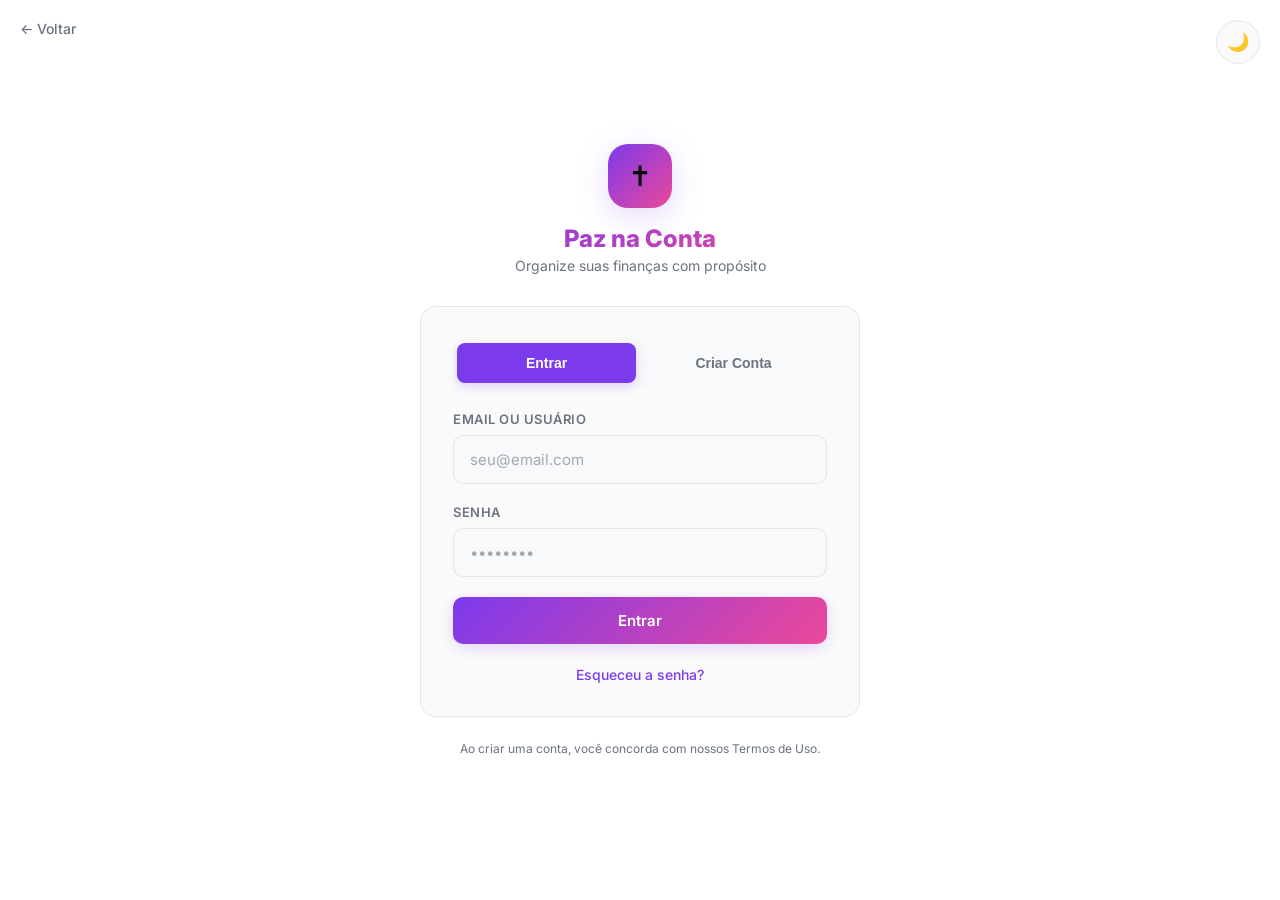
<file: cerebro/perfil-empreendedor-solo/auth.html>
<!DOCTYPE html>
<html lang="pt-BR">
<head>
    <meta charset="UTF-8">
    <meta name="viewport" content="width=device-width, initial-scale=1.0">
    <title>Login — Paz na Conta</title>
    <meta name="description" content="Acesse sua conta Paz na Conta">
    <meta name="theme-color" content="#8b5cf6">
    <link rel="manifest" href="manifest.json">
    <link rel="preconnect" href="https://fonts.googleapis.com">
    <link rel="preconnect" href="https://fonts.gstatic.com" crossorigin>
    <link href="https://fonts.googleapis.com/css2?family=Inter:wght@400;500;600;700;800&display=swap" rel="stylesheet">
    <style>
        :root {
            --bg-primary: #0a0a0f;
            --bg-secondary: #12121a;
            --bg-card: rgba(255,255,255,0.03);
            --border: rgba(255,255,255,0.08);
            --text-primary: #f5f5f7;
            --text-secondary: #a1a1aa;
            --accent: #8b5cf6;
            --accent-hover: #7c3aed;
            --accent-glow: rgba(139,92,246,0.3);
            --success: #10b981;
            --error: #ef4444;
            --warning: #f59e0b;
            --radius: 16px;
            --radius-sm: 10px;
            --transition: 0.2s cubic-bezier(0.4, 0, 0.2, 1);
        }

        [data-theme="light"] {
            --bg-primary: #ffffff;
            --bg-secondary: #f8f9fa;
            --bg-card: rgba(0,0,0,0.02);
            --border: rgba(0,0,0,0.08);
            --text-primary: #0a0a0f;
            --text-secondary: #6b7280;
            --accent: #7c3aed;
            --accent-hover: #6d28d9;
            --accent-glow: rgba(124,58,237,0.2);
        }

        * { margin: 0; padding: 0; box-sizing: border-box; }

        body {
            font-family: 'Inter', system-ui, -apple-system, sans-serif;
            background: var(--bg-primary);
            color: var(--text-primary);
            min-height: 100vh;
            display: flex;
            align-items: center;
            justify-content: center;
            padding: 20px;
            transition: background var(--transition), color var(--transition);
        }

        .auth-container {
            width: 100%;
            max-width: 440px;
            animation: fadeIn 0.5s ease;
        }

        @keyframes fadeIn {
            from { opacity: 0; transform: translateY(20px); }
            to { opacity: 1; transform: translateY(0); }
        }

        .brand {
            text-align: center;
            margin-bottom: 32px;
        }

        .brand-logo {
            width: 64px;
            height: 64px;
            background: linear-gradient(135deg, var(--accent), #ec4899);
            border-radius: 20px;
            display: flex;
            align-items: center;
            justify-content: center;
            margin: 0 auto 16px;
            font-size: 28px;
            box-shadow: 0 8px 32px var(--accent-glow);
        }

        .brand h1 {
            font-size: 24px;
            font-weight: 800;
            background: linear-gradient(135deg, var(--accent), #ec4899);
            -webkit-background-clip: text;
            -webkit-text-fill-color: transparent;
            background-clip: text;
        }

        .brand p {
            color: var(--text-secondary);
            font-size: 14px;
            margin-top: 4px;
        }

        .auth-card {
            background: var(--bg-card);
            border: 1px solid var(--border);
            border-radius: var(--radius);
            padding: 32px;
            backdrop-filter: blur(20px);
        }

        .tabs {
            display: flex;
            gap: 8px;
            margin-bottom: 24px;
            background: var(--bg-secondary);
            border-radius: var(--radius-sm);
            padding: 4px;
        }

        .tab {
            flex: 1;
            padding: 12px;
            text-align: center;
            border-radius: 8px;
            font-weight: 600;
            font-size: 14px;
            cursor: pointer;
            transition: all var(--transition);
            border: none;
            background: transparent;
            color: var(--text-secondary);
        }

        .tab.active {
            background: var(--accent);
            color: white;
            box-shadow: 0 4px 12px var(--accent-glow);
        }

        .form-group {
            margin-bottom: 20px;
        }

        .form-group label {
            display: block;
            font-size: 13px;
            font-weight: 600;
            color: var(--text-secondary);
            margin-bottom: 8px;
            text-transform: uppercase;
            letter-spacing: 0.5px;
        }

        .form-group input {
            width: 100%;
            padding: 14px 16px;
            background: var(--bg-secondary);
            border: 1px solid var(--border);
            border-radius: var(--radius-sm);
            color: var(--text-primary);
            font-size: 15px;
            font-family: inherit;
            transition: all var(--transition);
            outline: none;
        }

        .form-group input:focus {
            border-color: var(--accent);
            box-shadow: 0 0 0 3px var(--accent-glow);
        }

        .form-group input::placeholder {
            color: var(--text-secondary);
            opacity: 0.6;
        }

        .form-group .error {
            color: var(--error);
            font-size: 12px;
            margin-top: 6px;
            display: none;
        }

        .form-group.has-error input {
            border-color: var(--error);
        }

        .form-group.has-error .error {
            display: block;
        }

        .btn {
            width: 100%;
            padding: 14px;
            border: none;
            border-radius: var(--radius-sm);
            font-size: 15px;
            font-weight: 600;
            font-family: inherit;
            cursor: pointer;
            transition: all var(--transition);
            display: flex;
            align-items: center;
            justify-content: center;
            gap: 8px;
        }

        .btn-primary {
            background: linear-gradient(135deg, var(--accent), #ec4899);
            color: white;
            box-shadow: 0 4px 16px var(--accent-glow);
        }

        .btn-primary:hover {
            transform: translateY(-2px);
            box-shadow: 0 8px 24px var(--accent-glow);
        }

        .btn-primary:active {
            transform: translateY(0);
        }

        .btn-primary:disabled {
            opacity: 0.6;
            cursor: not-allowed;
            transform: none;
        }

        .btn-secondary {
            background: var(--bg-secondary);
            color: var(--text-primary);
            border: 1px solid var(--border);
        }

        .btn-secondary:hover {
            border-color: var(--accent);
        }

        .divider {
            display: flex;
            align-items: center;
            gap: 16px;
            margin: 24px 0;
            color: var(--text-secondary);
            font-size: 12px;
            text-transform: uppercase;
            letter-spacing: 1px;
        }

        .divider::before,
        .divider::after {
            content: '';
            flex: 1;
            height: 1px;
            background: var(--border);
        }

        .links {
            text-align: center;
            margin-top: 20px;
        }

        .links a {
            color: var(--accent);
            text-decoration: none;
            font-size: 14px;
            font-weight: 500;
            transition: color var(--transition);
        }

        .links a:hover {
            color: var(--accent-hover);
            text-decoration: underline;
        }

        .toast {
            position: fixed;
            top: 20px;
            right: 20px;
            padding: 14px 20px;
            border-radius: var(--radius-sm);
            font-size: 14px;
            font-weight: 500;
            z-index: 1000;
            transform: translateX(120%);
            transition: transform 0.3s ease;
            max-width: 320px;
        }

        .toast.show {
            transform: translateX(0);
        }

        .toast.success {
            background: var(--success);
            color: white;
        }

        .toast.error {
            background: var(--error);
            color: white;
        }

        .toast.info {
            background: var(--accent);
            color: white;
        }

        .spinner {
            width: 18px;
            height: 18px;
            border: 2px solid rgba(255,255,255,0.3);
            border-top-color: white;
            border-radius: 50%;
            animation: spin 0.8s linear infinite;
        }

        @keyframes spin {
            to { transform: rotate(360deg); }
        }

        .hidden { display: none !important; }

        .theme-toggle {
            position: fixed;
            top: 20px;
            right: 20px;
            width: 44px;
            height: 44px;
            border-radius: 50%;
            background: var(--bg-card);
            border: 1px solid var(--border);
            color: var(--text-primary);
            font-size: 18px;
            cursor: pointer;
            display: flex;
            align-items: center;
            justify-content: center;
            transition: all var(--transition);
        }

        .theme-toggle:hover {
            border-color: var(--accent);
            transform: rotate(15deg);
        }

        .back-link {
            position: fixed;
            top: 20px;
            left: 20px;
            color: var(--text-secondary);
            text-decoration: none;
            font-size: 14px;
            font-weight: 500;
            display: flex;
            align-items: center;
            gap: 6px;
            transition: color var(--transition);
        }

        .back-link:hover {
            color: var(--accent);
        }

        @media (max-width: 480px) {
            .auth-card {
                padding: 24px;
            }

            .brand h1 {
                font-size: 20px;
            }

            .theme-toggle, .back-link {
                position: static;
                margin-bottom: 16px;
            }

            .brand {
                margin-bottom: 24px;
            }
        }
    </style>
</head>
<body>
    <button class="theme-toggle" id="themeToggle" aria-label="Alternar tema">🌙</button>
    <a href="/" class="back-link">← Voltar</a>

    <div class="auth-container">
        <div class="brand">
            <div class="brand-logo">✝️</div>
            <h1>Paz na Conta</h1>
            <p>Organize suas finanças com propósito</p>
        </div>

        <div class="auth-card">
            <div class="tabs">
                <button class="tab active" data-tab="login">Entrar</button>
                <button class="tab" data-tab="register">Criar Conta</button>
            </div>

            <!-- Login Form -->
            <form id="loginForm" class="auth-form">
                <div class="form-group">
                    <label for="loginEmail">Email ou Usuário</label>
                    <input type="text" id="loginEmail" placeholder="seu@email.com" required autocomplete="username">
                    <span class="error">Campo obrigatório</span>
                </div>

                <div class="form-group">
                    <label for="loginPassword">Senha</label>
                    <input type="password" id="loginPassword" placeholder="••••••••" required autocomplete="current-password">
                    <span class="error">Senha deve ter no mínimo 6 caracteres</span>
                </div>

                <button type="submit" class="btn btn-primary" id="loginBtn">
                    <span>Entrar</span>
                </button>

                <div class="links">
                    <a href="#" id="forgotLink">Esqueceu a senha?</a>
                </div>
            </form>

            <!-- Register Form -->
            <form id="registerForm" class="auth-form hidden">
                <div class="form-group">
                    <label for="regName">Nome Completo</label>
                    <input type="text" id="regName" placeholder="Seu nome" required>
                    <span class="error">Campo obrigatório</span>
                </div>

                <div class="form-group">
                    <label for="regUsername">Usuário</label>
                    <input type="text" id="regUsername" placeholder="seunome" required pattern="[a-zA-Z0-9_]+" minlength="3">
                    <span class="error">Apenas letras, números e underscore (mín. 3)</span>
                </div>

                <div class="form-group">
                    <label for="regEmail">Email</label>
                    <input type="email" id="regEmail" placeholder="seu@email.com" required>
                    <span class="error">Email inválido</span>
                </div>

                <div class="form-group">
                    <label for="regPassword">Senha</label>
                    <input type="password" id="regPassword" placeholder="Mínimo 6 caracteres" required minlength="6">
                    <span class="error">Senha deve ter no mínimo 6 caracteres</span>
                </div>

                <div class="form-group">
                    <label for="regPasswordConfirm">Confirmar Senha</label>
                    <input type="password" id="regPasswordConfirm" placeholder="Repita a senha" required>
                    <span class="error">As senhas não coincidem</span>
                </div>

                <button type="submit" class="btn btn-primary" id="registerBtn">
                    <span>Criar Conta</span>
                </button>
            </form>

            <!-- Forgot Password Form -->
            <form id="forgotForm" class="auth-form hidden">
                <p style="color: var(--text-secondary); font-size: 14px; margin-bottom: 20px;">
                    Digite seu email para receber instruções de recuperação.
                </p>

                <div class="form-group">
                    <label for="forgotEmail">Email</label>
                    <input type="email" id="forgotEmail" placeholder="seu@email.com" required>
                    <span class="error">Email inválido</span>
                </div>

                <button type="submit" class="btn btn-primary" id="forgotBtn">
                    <span>Enviar Instruções</span>
                </button>

                <div class="links">
                    <a href="#" id="backToLogin">Voltar ao login</a>
                </div>
            </form>
        </div>

        <p style="text-align: center; margin-top: 24px; color: var(--text-secondary); font-size: 12px;">
            Ao criar uma conta, você concorda com nossos Termos de Uso.
        </p>
    </div>

    <div class="toast" id="toast"></div>

    <script>
        // Theme
        const themeToggle = document.getElementById('themeToggle');
        const savedTheme = localStorage.getItem('opb_theme') || (window.matchMedia('(prefers-color-scheme: light)').matches ? 'light' : 'dark');
        document.documentElement.setAttribute('data-theme', savedTheme);
        themeToggle.textContent = savedTheme === 'dark' ? '☀️' : '🌙';

        themeToggle.addEventListener('click', () => {
            const current = document.documentElement.getAttribute('data-theme');
            const next = current === 'dark' ? 'light' : 'dark';
            document.documentElement.setAttribute('data-theme', next);
            localStorage.setItem('opb_theme', next);
            themeToggle.textContent = next === 'dark' ? '☀️' : '🌙';
        });

        // Toast
        function showToast(message, type = 'info') {
            const toast = document.getElementById('toast');
            toast.textContent = message;
            toast.className = `toast ${type} show`;
            setTimeout(() => toast.classList.remove('show'), 4000);
        }

        // Tabs
        const tabs = document.querySelectorAll('.tab');
        const forms = {
            login: document.getElementById('loginForm'),
            register: document.getElementById('registerForm'),
            forgot: document.getElementById('forgotForm')
        };

        tabs.forEach(tab => {
            tab.addEventListener('click', () => {
                tabs.forEach(t => t.classList.remove('active'));
                tab.classList.add('active');

                Object.values(forms).forEach(f => f.classList.add('hidden'));
                forms[tab.dataset.tab].classList.remove('hidden');
            });
        });

        document.getElementById('forgotLink').addEventListener('click', (e) => {
            e.preventDefault();
            tabs.forEach(t => t.classList.remove('active'));
            Object.values(forms).forEach(f => f.classList.add('hidden'));
            forms.forgot.classList.remove('hidden');
        });

        document.getElementById('backToLogin').addEventListener('click', (e) => {
            e.preventDefault();
            tabs[0].click();
        });

        // API
        const API_URL = localStorage.getItem('opb_api_url') || '';

        async function apiCall(endpoint, method = 'GET', body = null) {
            const opts = {
                method,
                headers: { 'Content-Type': 'application/json' }
            };
            if (body) opts.body = JSON.stringify(body);

            const res = await fetch(`${API_URL}${endpoint}`, opts);
            const data = await res.json();
            if (!res.ok) throw new Error(data.message || data.error || 'Erro desconhecido');
            return data;
        }

        // Login
        document.getElementById('loginForm').addEventListener('submit', async (e) => {
            e.preventDefault();
            const btn = document.getElementById('loginBtn');
            const email = document.getElementById('loginEmail').value.trim();
            const password = document.getElementById('loginPassword').value;

            // Validation
            if (!email || !password) {
                showToast('Preencha todos os campos', 'error');
                return;
            }

            btn.disabled = true;
            btn.innerHTML = '<div class="spinner"></div> Entrando...';

            try {
                const data = await apiCall('/api/auth/login', 'POST', { email_or_username: email, password });

                // Save token
                localStorage.setItem('opb_token', data.token);
                localStorage.setItem('opb_user', JSON.stringify(data.user));

                showToast('Login realizado com sucesso!', 'success');

                // Redirect
                setTimeout(() => {
                    if (data.user.onboarding_complete) {
                        window.location.href = 'plataforma.html';
                    } else {
                        window.location.href = 'onboarding.html';
                    }
                }, 1000);
            } catch (err) {
                showToast(err.message, 'error');
            } finally {
                btn.disabled = false;
                btn.innerHTML = '<span>Entrar</span>';
            }
        });

        // Register
        document.getElementById('registerForm').addEventListener('submit', async (e) => {
            e.preventDefault();
            const btn = document.getElementById('registerBtn');
            const name = document.getElementById('regName').value.trim();
            const username = document.getElementById('regUsername').value.trim();
            const email = document.getElementById('regEmail').value.trim();
            const password = document.getElementById('regPassword').value;
            const passwordConfirm = document.getElementById('regPasswordConfirm').value;

            // Validation
            if (!name || !username || !email || !password || !passwordConfirm) {
                showToast('Preencha todos os campos', 'error');
                return;
            }

            if (password !== passwordConfirm) {
                showToast('As senhas não coincidem', 'error');
                return;
            }

            if (password.length < 6) {
                showToast('Senha deve ter no mínimo 6 caracteres', 'error');
                return;
            }

            btn.disabled = true;
            btn.innerHTML = '<div class="spinner"></div> Criando conta...';

            try {
                await apiCall('/api/auth/register', 'POST', {
                    email,
                    username,
                    password,
                    full_name: name
                });

                showToast('Conta criada com sucesso! Faça login.', 'success');

                // Switch to login tab
                setTimeout(() => tabs[0].click(), 1500);
            } catch (err) {
                showToast(err.message, 'error');
            } finally {
                btn.disabled = false;
                btn.innerHTML = '<span>Criar Conta</span>';
            }
        });

        // Forgot Password
        document.getElementById('forgotForm').addEventListener('submit', async (e) => {
            e.preventDefault();
            const btn = document.getElementById('forgotBtn');
            const email = document.getElementById('forgotEmail').value.trim();

            if (!email) {
                showToast('Digite seu email', 'error');
                return;
            }

            btn.disabled = true;
            btn.innerHTML = '<div class="spinner"></div> Enviando...';

            try {
                await apiCall('/api/auth/forgot-password', 'POST', { email });
                showToast('Instruções enviadas para seu email!', 'success');
                setTimeout(() => tabs[0].click(), 2000);
            } catch (err) {
                showToast(err.message, 'error');
            } finally {
                btn.disabled = false;
                btn.innerHTML = '<span>Enviar Instruções</span>';
            }
        });

        // Check if already logged in
        const token = localStorage.getItem('opb_token');
        if (token) {
            fetch(`${API_URL}/api/auth/validate`, {
                headers: { 'Authorization': `Bearer ${token}` }
            })
            .then(r => r.json())
            .then(data => {
                if (data.success) {
                    window.location.href = data.user.onboarding_complete ? 'plataforma.html' : 'onboarding.html';
                }
            })
            .catch(() => {});
        }
    </script>
</body>
</html>
</file>
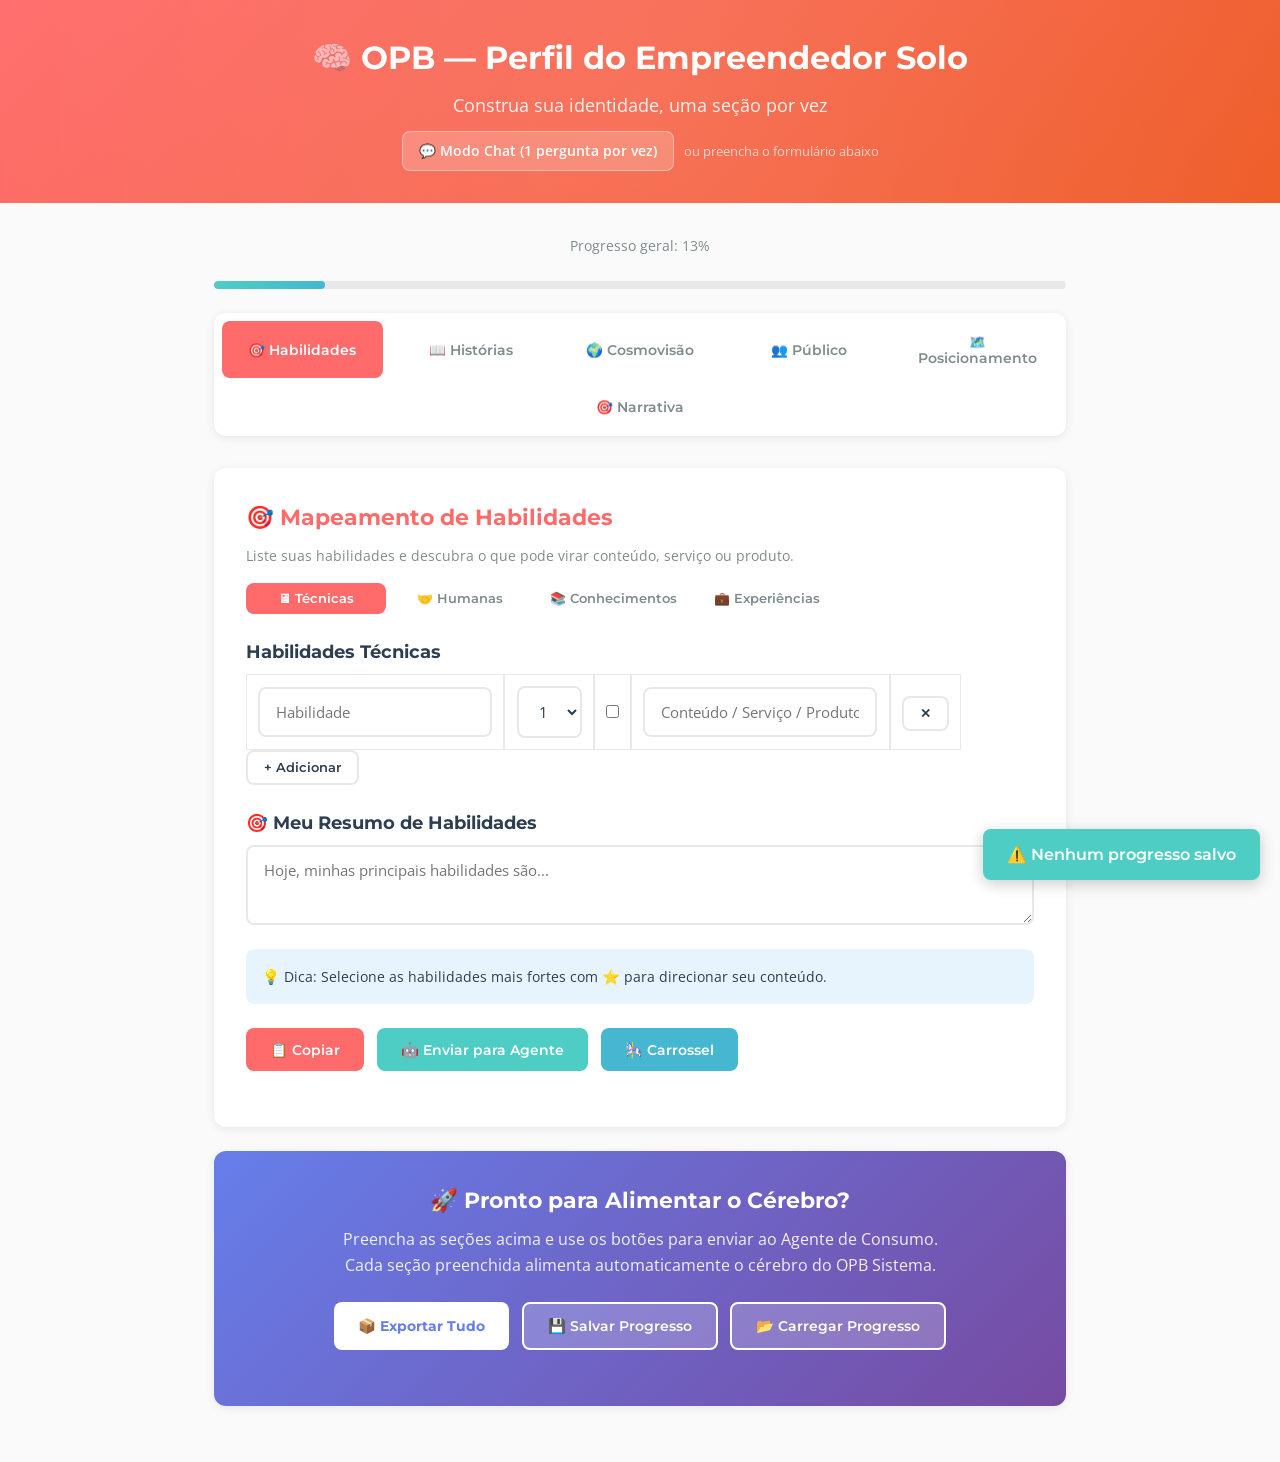
<file: cerebro/perfil-empreendedor-solo/formulario.html>
<!DOCTYPE html>
<html lang="pt-BR">
<head>
    <meta charset="UTF-8">
    <meta name="viewport" content="width=device-width, initial-scale=1.0">
    <title>OPB — Perfil do Empreendedor Solo</title>
    <link href="https://fonts.googleapis.com/css2?family=Montserrat:wght@400;600;700&family=Open+Sans:wght@400;600&display=swap" rel="stylesheet">
    <style>
        :root {
            --primary: #FF6B6B;
            --secondary: #4ECDC4;
            --accent: #45B7D1;
            --bg: #FAFAFA;
            --card: #FFFFFF;
            --text: #2C3E50;
            --text-light: #7F8C8D;
            --border: #E8E8E8;
            --shadow: rgba(0,0,0,0.08);
            --radius: 12px;
        }

        * { margin: 0; padding: 0; box-sizing: border-box; }

        body {
            font-family: 'Open Sans', sans-serif;
            background: var(--bg);
            color: var(--text);
            line-height: 1.6;
            min-height: 100vh;
        }

        .header {
            background: linear-gradient(135deg, var(--primary), #EE5A24);
            color: white;
            padding: 2rem;
            text-align: center;
            position: relative;
            overflow: hidden;
        }

        .header::after {
            content: '';
            position: absolute;
            top: -50%;
            left: -50%;
            width: 200%;
            height: 200%;
            background: radial-gradient(circle, rgba(255,255,255,0.1) 0%, transparent 70%);
        }

        .header h1 {
            font-family: 'Montserrat', sans-serif;
            font-size: 2rem;
            font-weight: 700;
            position: relative;
        }

        .header p {
            opacity: 0.9;
            font-size: 1.1rem;
            margin-top: 0.5rem;
            position: relative;
        }

        .container {
            max-width: 900px;
            margin: 0 auto;
            padding: 2rem 1.5rem;
        }

        /* Tabs */
        .tabs {
            display: flex;
            gap: 0.5rem;
            margin-bottom: 2rem;
            flex-wrap: wrap;
            background: var(--card);
            padding: 0.5rem;
            border-radius: var(--radius);
            box-shadow: 0 2px 10px var(--shadow);
        }

        .tab-btn {
            flex: 1;
            min-width: 140px;
            padding: 0.8rem 1rem;
            border: none;
            background: transparent;
            border-radius: 8px;
            font-family: 'Montserrat', sans-serif;
            font-size: 0.85rem;
            font-weight: 600;
            color: var(--text-light);
            cursor: pointer;
            transition: all 0.3s ease;
        }

        .tab-btn:hover { background: #F0F0F0; color: var(--text); }
        .tab-btn.active { background: var(--primary); color: white; }

        .tab-content { display: none; animation: fadeIn 0.3s ease; }
        .tab-content.active { display: block; }

        @keyframes fadeIn {
            from { opacity: 0; transform: translateY(10px); }
            to { opacity: 1; transform: translateY(0); }
        }

        /* Cards */
        .card {
            background: var(--card);
            border-radius: var(--radius);
            padding: 2rem;
            margin-bottom: 1.5rem;
            box-shadow: 0 2px 10px var(--shadow);
        }

        .card h2 {
            font-family: 'Montserrat', sans-serif;
            font-size: 1.4rem;
            color: var(--primary);
            margin-bottom: 0.5rem;
        }

        .card h3 {
            font-family: 'Montserrat', sans-serif;
            font-size: 1.1rem;
            color: var(--text);
            margin: 1.5rem 0 0.5rem;
        }

        .card p { color: var(--text-light); margin-bottom: 1rem; }

        .subtitle {
            font-size: 0.9rem;
            color: var(--text-light);
            margin-bottom: 1.5rem;
        }

        .example {
            background: #FFF8E7;
            border-left: 4px solid var(--accent);
            padding: 1rem 1.2rem;
            border-radius: 0 8px 8px 0;
            margin: 1rem 0;
            font-size: 0.95rem;
            font-style: italic;
        }

        /* Form Elements */
        label {
            display: block;
            font-weight: 600;
            margin: 1rem 0 0.3rem;
            font-size: 0.9rem;
            color: var(--text);
        }

        input[type="text"], textarea, select {
            width: 100%;
            padding: 0.8rem 1rem;
            border: 2px solid var(--border);
            border-radius: 8px;
            font-family: 'Open Sans', sans-serif;
            font-size: 0.95rem;
            transition: border-color 0.3s ease;
            background: #FFF;
            color: var(--text);
        }

        input:focus, textarea:focus, select:focus {
            outline: none;
            border-color: var(--secondary);
        }

        textarea {
            resize: vertical;
            min-height: 80px;
        }

        /* Checklist */
        .checklist {
            list-style: none;
            margin: 1rem 0;
        }

        .checklist li {
            padding: 0.5rem 0;
            display: flex;
            align-items: center;
            gap: 0.8rem;
        }

        .checklist input[type="checkbox"] {
            width: 20px;
            height: 20px;
            accent-color: var(--secondary);
        }

        /* Progress */
        .progress-bar {
            background: #E8E8E8;
            border-radius: 10px;
            height: 8px;
            margin: 1.5rem 0;
            overflow: hidden;
        }

        .progress-fill {
            height: 100%;
            background: linear-gradient(90deg, var(--secondary), var(--accent));
            border-radius: 10px;
            transition: width 0.5s ease;
            width: 0%;
        }

        .progress-text {
            text-align: center;
            font-size: 0.85rem;
            color: var(--text-light);
            margin-bottom: 1rem;
        }

        /* Table */
        table {
            width: 100%;
            border-collapse: collapse;
            margin: 1rem 0;
        }

        th, td {
            padding: 0.7rem;
            border: 1px solid var(--border);
            text-align: left;
            font-size: 0.9rem;
        }

        th {
            background: #F8F9FA;
            font-weight: 600;
            font-size: 0.85rem;
            color: var(--text-light);
        }

        td input, td textarea {
            border: none;
            background: transparent;
            width: 100%;
            padding: 0.3rem;
            font-family: 'Open Sans', sans-serif;
            font-size: 0.9rem;
            resize: vertical;
        }

        td input:focus, td textarea:focus {
            outline: 2px solid var(--secondary);
            border-radius: 4px;
        }

        /* Buttons */
        .btn-row {
            display: flex;
            gap: 0.8rem;
            flex-wrap: wrap;
            margin: 1.5rem 0;
        }

        .btn {
            padding: 0.8rem 1.5rem;
            border: none;
            border-radius: 8px;
            font-family: 'Montserrat', sans-serif;
            font-size: 0.9rem;
            font-weight: 600;
            cursor: pointer;
            transition: all 0.3s ease;
            display: inline-flex;
            align-items: center;
            gap: 0.5rem;
        }

        .btn-primary { background: var(--primary); color: white; }
        .btn-primary:hover { background: #EE5A24; transform: translateY(-2px); }

        .btn-secondary { background: var(--secondary); color: #FFF; }
        .btn-secondary:hover { background: #3DBDB4; transform: translateY(-2px); }

        .btn-accent { background: var(--accent); color: #FFF; }
        .btn-accent:hover { background: #359CC7; transform: translateY(-2px); }

        .btn-outline {
            background: transparent;
            border: 2px solid var(--border);
            color: var(--text);
        }
        .btn-outline:hover { border-color: var(--primary); color: var(--primary); }

        .btn-sm { padding: 0.5rem 1rem; font-size: 0.8rem; }

        /* Output */
        .output {
            background: #1E1E2E;
            color: #CDD6F4;
            padding: 1.5rem;
            border-radius: var(--radius);
            font-family: 'Courier New', monospace;
            font-size: 0.85rem;
            white-space: pre-wrap;
            max-height: 400px;
            overflow-y: auto;
            margin: 1rem 0;
            display: none;
        }

        .output.visible { display: block; }

        /* Saved indicator */
        .saved {
            position: fixed;
            bottom: 20px;
            right: 20px;
            background: var(--secondary);
            color: white;
            padding: 0.8rem 1.5rem;
            border-radius: 8px;
            font-family: 'Montserrat', sans-serif;
            font-weight: 600;
            box-shadow: 0 4px 15px rgba(0,0,0,0.2);
            transform: translateY(100px);
            opacity: 0;
            transition: all 0.3s ease;
            z-index: 1000;
        }

        .saved.show {
            transform: translateY(0);
            opacity: 1;
        }

        /* Tips */
        .tip {
            background: #E8F4FD;
            border-radius: 8px;
            padding: 1rem;
            margin: 1rem 0;
            font-size: 0.9rem;
        }

        .tip strong { color: var(--accent); }

        /* Section header */
        .section-header {
            display: flex;
            align-items: center;
            gap: 0.5rem;
            margin: 2rem 0 1rem;
        }

        .section-header .icon { font-size: 1.3rem; }
        .section-header h3 { font-size: 1.1rem; }

        .counter {
            font-size: 0.85rem;
            color: var(--text-light);
            margin-bottom: 0.5rem;
        }

        @media (max-width: 600px) {
            .header h1 { font-size: 1.4rem; }
            .container { padding: 1rem; }
            .card { padding: 1.2rem; }
            .tab-btn { min-width: 100px; font-size: 0.75rem; padding: 0.6rem; }
        }
    </style>
    <!-- PWA Manifest -->
    <link rel="manifest" href="manifest.json">
    <meta name="apple-mobile-web-app-capable" content="yes">
    <meta name="apple-mobile-web-app-status-bar-style" content="black-translucent">
    <meta name="mobile-web-app-capable" content="yes">
    <meta name="theme-color" content="#FF6B6B">
    <link rel="apple-touch-icon" href="favicon.ico">
</head>
<body>

<div class="header">
    <h1>🧠 OPB — Perfil do Empreendedor Solo</h1>
    <p>Construa sua identidade, uma seção por vez</p>
    <div style="margin-top:12px;display:flex;gap:10px;justify-content:center;flex-wrap:wrap;position:relative;z-index:2">
        <a href="entrevista.html" style="background:rgba(255,255,255,0.2);color:white;padding:8px 16px;border-radius:8px;text-decoration:none;font-weight:600;font-size:0.85rem;border:1px solid rgba(255,255,255,0.4)">💬 Modo Chat (1 pergunta por vez)</a>
        <span style="color:rgba(255,255,255,0.7);font-size:0.8rem;align-self:center">ou preencha o formulário abaixo</span>
    </div>
</div>

<div class="container">
    <div class="progress-text">Progresso geral: <span id="progress-label">0%</span></div>
    <div class="progress-bar">
        <div class="progress-fill" id="progress-bar"></div>
    </div>

    <div class="tabs">
        <button class="tab-btn active" onclick="switchTab('habilidades')">🎯 Habilidades</button>
        <button class="tab-btn" onclick="switchTab('historias')">📖 Histórias</button>
        <button class="tab-btn" onclick="switchTab('cosmovisao')">🌍 Cosmovisão</button>
        <button class="tab-btn" onclick="switchTab('publico')">👥 Público</button>
        <button class="tab-btn" onclick="switchTab('posicionamento')">🗺️ Posicionamento</button>
        <button class="tab-btn" onclick="switchTab('narrativa')">🎯 Narrativa</button>
    </div>

    <!-- ==================== HABILIDADES ==================== -->
    <div class="tab-content active" id="tab-habilidades">
        <div class="card">
            <h2>🎯 Mapeamento de Habilidades</h2>
            <p class="subtitle">Liste suas habilidades e descubra o que pode virar conteúdo, serviço ou produto.</p>

            <div class="tab">
                <button class="tab-btn active btn-sm" onclick="switchSubTab('hab', 'tecnicas')">🖥 Técnicas</button>
                <button class="tab-btn btn-sm" onclick="switchSubTab('hab', 'humanas')">🤝 Humanas</button>
                <button class="tab-btn btn-sm" onclick="switchSubTab('hab', 'conhecimentos')">📚 Conhecimentos</button>
                <button class="tab-btn btn-sm" onclick="switchSubTab('hab', 'experiencias')">💼 Experiências</button>
            </div>

            <!-- Técnicas -->
            <div id="hab-tecnicas" class="subtab active">
                <h3>Habilidades Técnicas</h3>
                <div id="habilidades-tecnicas"></div>
                <button class="btn btn-outline btn-sm" onclick="addRow('habilidades-tecnicas')">+ Adicionar</button>
            </div>

            <!-- Humanas -->
            <div id="hab-humanas" class="subtab" style="display:none">
                <h3>Habilidades Humanas</h3>
                <div id="habilidades-humanas"></div>
                <button class="btn btn-outline btn-sm" onclick="addRow('habilidades-humanas')">+ Adicionar</button>
            </div>

            <!-- Conhecimentos -->
            <div id="hab-conhecimentos" class="subtab" style="display:none">
                <h3>Conhecimentos Específicos</h3>
                <div id="habilidades-conhecimentos"></div>
                <button class="btn btn-outline btn-sm" onclick="addRow('habilidades-conhecimentos')">+ Adicionar</button>
            </div>

            <!-- Experiências -->
            <div id="hab-experiencias" class="subtab" style="display:none">
                <h3>Experiências Relevantes</h3>
                <div id="habilidades-experiencias"></div>
                <button class="btn btn-outline btn-sm" onclick="addRow('habilidades-experiencias')">+ Adicionar</button>
            </div>

            <h3>🎯 Meu Resumo de Habilidades</h3>
            <textarea id="hab-resumo" placeholder="Hoje, minhas principais habilidades são..."></textarea>

            <div class="tip">💡 Dica: Selecione as habilidades mais fortes com ⭐ para direcionar seu conteúdo.</div>

<div class="btn-row">
                 <button class="btn btn-primary" onclick="exportSection('habilidades')">📋 Copiar</button>
                 <button class="btn btn-secondary" onclick="sendSectionToApi('habilidades')" style="background:#4ECDC4;color:white;">🤖 Enviar para Agente</button>
                 <button class="btn btn-accent" onclick="gerarCarrossel('habilidades')" style="background:#45B7D1;">🎠 Carrossel</button>
             </div>

            <div class="output" id="output-habilidades"></div>
        </div>
    </div>

    <!-- ==================== HISTÓRIAS ==================== -->
    <div class="tab-content" id="tab-historias">
        <div class="card">
            <h2>📖 Mapeamento de Histórias</h2>
            <p class="subtitle">Mapeie suas histórias marcantes e transforme-as em base para conteúdo.</p>

            <div class="section-header">
                <span class="icon">💼</span>
                <h3>Trabalho / Carreira</h3>
            </div>
            <div id="historias-trabalho"></div>
            <button class="btn btn-outline btn-sm" onclick="addStoryRow('historias-trabalho')">+ História</button>

            <div class="section-header">
                <span class="icon">🎓</span>
                <h3>Estudos / Formação</h3>
            </div>
            <div id="historias-estudos"></div>
            <button class="btn btn-outline btn-sm" onclick="addStoryRow('historias-estudos')">+ História</button>

            <div class="section-header">
                <span class="icon">👨‍👩‍👧</span>
                <h3>Família / Vida Pessoal</h3>
            </div>
            <div id="historias-familia"></div>
            <button class="btn btn-outline btn-sm" onclick="addStoryRow('historias-familia')">+ História</button>

            <div class="section-header">
                <span class="icon">💥</span>
                <h3>Superações / Viradas de Jogo</h3>
            </div>
            <div id="historias-superacoes"></div>
            <button class="btn btn-outline btn-sm" onclick="addStoryRow('historias-superacoes')">+ História</button>

            <h3 style="margin-top:2rem">⭐ 5 Histórias Essenciais</h3>
            <p class="subtitle">As histórias que mais representam quem você é.</p>
            <div id="historias-essenciais"></div>

            <div class="tip">💡 Dica: Histórias com vulnerabilidade geram mais conexão que histórias de sucesso.</div>

<div class="btn-row">
                 <button class="btn btn-primary" onclick="exportSection('historias')">📋 Copiar</button>
                 <button class="btn btn-secondary" onclick="sendSectionToApi('historias')" style="background:#4ECDC4;color:white;">🤖 Enviar para Agente</button>
                 <button class="btn btn-accent" onclick="gerarCarrossel('historias')" style="background:#45B7D1;">🎠 Carrossel</button>
             </div>

            <div class="output" id="output-historias"></div>
        </div>
    </div>

    <!-- ==================== COSMOVISAÃO ==================== -->
    <div class="tab-content" id="tab-cosmovisao">
        <div class="card">
            <h2>🌍 Cosmovisão de Valores</h2>
            <p class="subtitle">Defina como você vê o mundo, o trabalho e o que guia suas escolhas.</p>

            <h3>1. Minhas Crenças</h3>
            <p class="subtitle">Escreva 10 crenças pessoais que guiam suas decisões.</p>
            <div id="crencas-list"></div>
            <button class="btn btn-outline btn-sm" onclick="addCrenca()">+ Crença</button>

            <h3>2. Valores Inegociáveis</h3>
            <p class="subtitle">Seus 5 valores que nunca abro mão.</p>
            <div id="valores-list"></div>
            <button class="btn btn-outline btn-sm" onclick="addValor()">+ Valor</button>

            <h3>3. Filosofia de Vida / Trabalho</h3>
            <div style="margin-top:0.5rem">
                <label>Meu lema de vida:</label>
                <textarea id="lema-vida" placeholder="Ex: Menos conversa, mais ação."></textarea>
                <label>Como vejo o trabalho:</label>
                <textarea id="visao-trabalho" placeholder="Ex: Trabalho é criação, não sacrifício."></textarea>
                <label>Como vejo disciplina e produtividade:</label>
                <textarea id="visao-disciplina" placeholder="Ex: Disciplina é liberdade, não restrição."></textarea>
            </div>

            <div class="tip">💡 Dica: Seus valores devem ser testados no dia a dia. Se não guiam decisões, são apenas palavras.</div>

<div class="btn-row">
                 <button class="btn btn-primary" onclick="exportSection('cosmovisao')">📋 Copiar</button>
                 <button class="btn btn-secondary" onclick="sendSectionToApi('cosmovisao')" style="background:#4ECDC4;color:white;">🤖 Enviar para Agente</button>
                 <button class="btn btn-accent" onclick="gerarCarrossel('cosmovisao')" style="background:#45B7D1;">🎠 Carrossel</button>
             </div>

            <div class="output" id="output-cosmovisao"></div>
        </div>
    </div>

    <!-- ==================== PÚBLICO-ALVO ==================== -->
    <div class="tab-content" id="tab-publico">
        <div class="card">
            <h2>👥 Público-Alvo Ideal</h2>
            <p class="subtitle">Sem clareza de quem você ajuda, você não consegue se comunicar nem vender.</p>

            <h3>1. Perfis Possíveis</h3>
            <div id="perfis-list"></div>
            <button class="btn btn-outline btn-sm" onclick="addPerfil()">+ Perfil</button>

            <h3>2. Perfil Escolhido</h3>
            <div class="tip">
                <strong>Dica:</strong> Escolha o perfil com maior dor ativa — aquele que já busca soluções.
            </div>
            <div id="perfil-escolhido"></div>

            <h3>3. Frase Oficial</h3>
            <p class="subtitle">Template: "Eu ajudo <strong>QUEM</strong> a conquistar <strong>O QUÊ</strong>, mesmo que <strong>Z</strong>."</p>
            <div id="frase-oficial"></div>

            <div class="tip">💡 Dica: Teste sua frase dizendo em voz alta. Se soar forçada, ainda não está pronta.</div>

<div class="btn-row">
                 <button class="btn btn-primary" onclick="exportSection('publico')">📋 Copiar</button>
                 <button class="btn btn-secondary" onclick="sendSectionToApi('publico')" style="background:#4ECDC4;color:white;">🤖 Enviar para Agente</button>
                 <button class="btn btn-accent" onclick="gerarCarrossel('publico')" style="background:#45B7D1;">🎠 Carrossel</button>
             </div>

            <div class="output" id="output-publico"></div>
        </div>
    </div>

    <!-- ==================== POSICIONAMENTO ==================== -->
    <div class="tab-content" id="tab-posicionamento">
        <div class="card">
            <h2>🗺️ Posicionamento</h2>
            <p class="subtitle">A forma como você quer ser percebido no mercado. Base da sua autoridade.</p>

            <h3>1. Análise de Concorrentes</h3>
            <div id="concorrentes-list"></div>
            <button class="btn btn-outline btn-sm" onclick="addConcorrente()">+ Concorrente</button>

            <h3>2. Meus Desvios</h3>
            <div id="desvios-list"></div>
            <button class="btn btn-outline btn-sm" onclick="addDesvio()">+ Desvio</button>

            <h3>3. Meu Ponto de Vista Único</h3>
            <div id="ponto-vista"></div>

            <h3>4. Frase de Posicionamento</h3>
            <p class="subtitle">Escreva 3 versões e escolha a final:</p>
            <div id="frase-posicionamento"></div>

            <div class="tip">💡 Dica: Um bom posicionamento é tão claro que alguém consegue repetir para outra pessoa.</div>

<div class="btn-row">
                 <button class="btn btn-primary" onclick="exportSection('posicionamento')">📋 Copiar</button>
                 <button class="btn btn-secondary" onclick="sendSectionToApi('posicionamento')" style="background:#4ECDC4;color:white;">🤖 Enviar para Agente</button>
                 <button class="btn btn-accent" onclick="gerarCarrossel('posicionamento')" style="background:#45B7D1;">🎠 Carrossel</button>
             </div>

            <div class="output" id="output-posicionamento"></div>
        </div>
    </div>

    <!-- ==================== NARRATIVA ==================== -->
    <div class="tab-content" id="tab-narrativa">
        <div class="card">
            <h2>🎯 Narrativa Principal</h2>
            <p class="subtitle">Sua grande tese — a história que costura todo o seu conteúdo e produtos.</p>

            <div id="narrativa-content"></div>

            <div class="tip">💡 Dica: Sua narrativa deve funcionar como um roteiro. Se alguém contar sobre você, ela deve soar como você.</div>

<div class="btn-row">
                 <button class="btn btn-primary" onclick="exportSection('narrativa')">📋 Copiar</button>
                 <button class="btn btn-secondary" onclick="sendSectionToApi('narrativa')" style="background:#4ECDC4;color:white;">🤖 Enviar para Agente</button>
                 <button class="btn btn-accent" onclick="gerarCarrossel('narrativa')" style="background:#45B7D1;">🎠 Carrossel</button>
             </div>

            <div class="output" id="output-narrativa"></div>
        </div>
    </div>

    <!-- ==================== AÇÕES GERAIS ==================== -->
    <div class="card" style="text-align:center; background: linear-gradient(135deg, #667eea 0%, #764ba2 100%);">
        <h2 style="color:white;">🚀 Pronto para Alimentar o Cérebro?</h2>
        <p style="color:rgba(255,255,255,0.9); max-width:600px; margin:0 auto 1.5rem;">
            Preencha as seções acima e use os botões para enviar ao Agente de Consumo.
            Cada seção preenchida alimenta automaticamente o cérebro do OPB Sistema.
        </p>
        <div class="btn-row" style="justify-content:center;">
            <button class="btn btn-secondary" onclick="exportAllSections()" style="background:white; color:#667eea; font-weight:700;">
                📦 Exportar Tudo
            </button>
            <button class="btn" onclick="saveAll()" style="background:rgba(255,255,255,0.2); color:white; border:2px solid white;">
                💾 Salvar Progresso
            </button>
            <button class="btn" onclick="loadAll()" style="background:rgba(255,255,255,0.2); color:white; border:2px solid white;">
                📂 Carregar Progresso
            </button>
        </div>
    </div>
</div>

<!-- Notification -->
<div class="saved" id="saved-notification">✅ Salvo!</div>

<script>
// ==============================
// UTILITY FUNCTIONS
// ==============================

function showNotification(msg) {
    const el = document.getElementById('saved-notification');
    el.textContent = msg;
    el.classList.add('show');
    setTimeout(() => el.classList.remove('show'), 2000);
}

function escapeHtml(text) {
    const div = document.createElement('div');
    div.textContent = text;
    return div.innerHTML;
}

// ==============================
// TAB NAVIGATION
// ==============================

function switchTab(tabName) {
    document.querySelectorAll('.tab-content').forEach(t => t.classList.remove('active'));
    document.querySelectorAll('.tabs .tab-btn').forEach(b => b.classList.remove('active'));
    document.getElementById('tab-' + tabName).classList.add('active');
    event.target.classList.add('active');
}

function switchSubTab(prefix, name) {
    const container = document.querySelectorAll('[id^="' + prefix + '-"]');
    container.forEach(el => el.style.display = 'none');
    const btns = event.target.parentElement.querySelectorAll('.tab-btn');
    btns.forEach(b => b.classList.remove('active'));
    event.target.classList.add('active');
    document.getElementById(prefix + '-' + name).style.display = 'block';
}

// ==============================
// PROGRESS TRACKING
// ==============================

function updateProgress() {
    const sections = ['habilidades', 'historias', 'cosmovisao', 'publico', 'posicionamento', 'narrativa'];
    let total = 0;
    let filled = 0;
    sections.forEach(s => {
        const inputs = document.querySelectorAll('#tab-' + s + ' input, #tab-' + s + ' textarea');
        inputs.forEach(i => {
            total++;
            if (i.value.trim().length > 0) filled++;
        });
        // Check for dynamic rows
        const sectionsMap = {
            'habilidades': ['habilidades-tecnicas', 'habilidades-humanas', 'habilidades-conhecimentos', 'habilidades-experiencias'],
            'historias': ['historias-trabalho', 'historias-estudos', 'historias-familia', 'historias-superacoes', 'historias-essenciais'],
        };
        if (sectionsMap[s]) {
            sectionsMap[s].forEach(containerId => {
                const rows = document.querySelectorAll('#' + containerId + ' tr');
                rows.forEach(r => { total++; if (r.querySelector('input')?.value.trim()) filled++; });
            });
        }
    });
    const pct = total > 0 ? Math.round((filled / total) * 100) : 0;
    document.getElementById('progress-bar').style.width = pct + '%';
    document.getElementById('progress-label').textContent = pct + '%';
}

// Auto-update progress
document.addEventListener('input', updateProgress);

// ==============================
// DYNAMIC ROW MANAGEMENT
// ==============================

function addRow(containerId) {
    const container = document.getElementById(containerId);
    const row = document.createElement('tr');
    const inputs = container.querySelectorAll('tr')[0]?.querySelectorAll('input, textarea, select');
    let cells = '';
    if (containerId.includes('habilidades')) {
        cells = `<td><input type="text" placeholder="Habilidade" oninput="updateProgress()"></td>
                <td><select onchange="updateProgress()"><option>1</option><option>2</option><option>3</option><option>4</option><option>5</option></select></td>
                <td><input type="checkbox" onchange="updateProgress()"></td>
                <td><input type="text" placeholder="Conteúdo / Serviço / Produto" oninput="updateProgress()"></td>
                <td><button class="btn btn-sm btn-outline" onclick="this.closest('tr').remove();updateProgress();">✕</button></td>`;
    } else if (containerId.includes('concorrentes')) {
        cells = `<td><input type="text" placeholder="Nome" oninput="updateProgress()"></td>
                <td><input type="text" placeholder="Faz bem" oninput="updateProgress()"></td>
                <td><input type="text" placeholder="Faz mal" oninput="updateProgress()"></td>
                <td><input type="text" placeholder="Copiar" oninput="updateProgress()"></td>
                <td><input type="text" placeholder="Evitar" oninput="updateProgress()"></td>
                <td><button class="btn btn-sm btn-outline" onclick="this.closest('tr').remove();updateProgress();">✕</button></td>`;
    } else if (containerId.includes('historias')) {
        cells = `<td><input type="text" placeholder="História" style="width:35%" oninput="updateProgress()"></td>
                <td><input type="text" placeholder="O que aprendi" style="width:35%" oninput="updateProgress()"></td>
                <td><input type="checkbox" onchange="updateProgress()"></td>
                <td><input type="text" placeholder="Tema de conteúdo" oninput="updateProgress()"></td>
                <td><button class="btn btn-sm btn-outline" onclick="this.closest('tr').remove();updateProgress();">✕</button></td>`;
    } else if (containerId.includes('desvios')) {
        cells = `<td><input type="text" placeholder="Concorrente" oninput="updateProgress()"></td>
                <td><input type="text" placeholder="Não quero copiar" oninput="updateProgress()"></td>
                <td><input type="text" placeholder="Por quê" oninput="updateProgress()"></td>
                <td><button class="btn btn-sm btn-outline" onclick="this.closest('tr').remove();updateProgress();">✕</button></td>`;
    }
    row.innerHTML = cells;
    container.appendChild(row);
    updateProgress();
}

function addStoryRow(containerId) {
    addRow(containerId);
}

// ==============================
// INITIAL ROWS
// ==============================

function initRows() {
    // Add initial empty rows
    addRow('habilidades-tecnicas');
    addRow('habilidades-humanas');
    addRow('habilidades-conhecimentos');
    addRow('habilidades-experiencias');

    addStoryRow('historias-trabalho');
    addStoryRow('historias-estudos');
    addStoryRow('historias-familia');
    addStoryRow('historias-superacoes');
    addStoryRow('historias-essenciais');
    addStoryRow('historias-essenciais');
    addStoryRow('historias-essenciais');
    addStoryRow('historias-essenciais');
    addStoryRow('historias-essenciais');

    addRow('concorrentes-list');
    addRow('concorrentes-list');
    addRow('concorrentes-list');
    addRow('concorrentes-list');
    addRow('concorrentes-list');

    addRow('desvios-list');
    addRow('desvios-list');
    addRow('desvios-list');

    addCrenca();
    addValor();
    addPerfil();
}

// ==============================
// CRENÇAS & VALORES
// ==============================

function addCrenca() {
    const list = document.getElementById('crencas-list');
    const div = document.createElement('div');
    div.style.margin = '0.5rem 0';
    div.innerHTML = `<div style="display:flex;gap:0.5rem;align-items:center;">
        <span style="color:var(--primary);font-weight:700;">${list.children.length + 1}.</span>
        <input type="text" placeholder="Sua crença..." style="flex:1;" oninput="updateProgress()">
        <label style="display:flex;align-items:center;gap:0.3rem;font-size:0.85rem;color:var(--text-light);">
            ⭐ <input type="checkbox" onchange="updateProgress()" style="width:16px;height:16px;">
        </label>
    </div>`;
    list.appendChild(div);
}

function addValor() {
    const list = document.getElementById('valores-list');
    const div = document.createElement('div');
    div.style.margin = '0.5rem 0';
    div.innerHTML = `<div style="display:flex;gap:0.5rem;align-items:center;">
        <span style="color:var(--secondary);font-weight:700;">${list.children.length + 1}.</span>
        <input type="text" placeholder="Valor inegociável..." style="flex:1;" oninput="updateProgress()">
        <input type="text" placeholder="O que significa na prática" style="flex:1.5;" oninput="updateProgress()">
    </div>`;
    list.appendChild(div);
}

function addPerfil() {
    const list = document.getElementById('perfis-list');
    const div = document.createElement('div');
    div.style.margin = '0.5rem 0';
    div.style.padding = '0.8rem';
    div.style.background = '#F8F9FA';
    div.style.borderRadius = '8px';
    div.innerHTML = `
        <div style="display:flex;gap:0.5rem;align-items:center;margin-bottom:0.5rem;">
            <strong style="color:var(--accent);">Perfil ${list.children.length + 1}:</strong>
            <label style="display:flex;align-items:center;gap:0.3rem;font-size:0.85rem;">
                ⭐ <input type="checkbox" onchange="highlightProfile(this)" style="width:16px;height:16px;"> Escolhido
            </label>
        </div>
        <input type="text" placeholder="Descreva o perfil (ex: empreendedores iniciantes no Instagram)" style="width:100%;margin-bottom:0.3rem;" oninput="updateProgress()">
        <textarea placeholder="Qual a maior dor desse perfil?" style="width:100%;min-height:50px;margin-bottom:0.3rem;" oninput="updateProgress()"></textarea>
        <input type="text" placeholder="Onde esse perfil está online?" oninput="updateProgress()">
    `;
    list.appendChild(div);
}

function highlightProfile(checkbox) {
    document.querySelectorAll('#perfis-list input[type="checkbox"]').forEach(c => {
        if (c !== checkbox) c.checked = false;
    });
    updateProgress();
}

// ==============================
// POSICIONAMENTO
// ==============================

function addConcorrente() {
    addRow('concorrentes-list');
}

function addDesvio() {
    addRow('desvios-list');
}

// ==============================
// NARRATIVA FIELDS
// ==============================

function buildNarrativaFields() {
    const container = document.getElementById('narrativa-content');
    container.innerHTML = `
        <h3>Problema Central</h3>
        <label>Problema superficial:</label>
        <textarea id="narr-prob-superficial" placeholder="O que parece ser o problema..."></textarea>
        <label>Problema real (raiz):</label>
        <textarea id="narr-prob-real" placeholder="A verdadeira causa profunda..."></textarea>

        <h3>Minha Verdade</h3>
        <textarea id="narr-verdade" placeholder="A crença fundamental que guia seu trabalho..."></textarea>
        <label>Por que eu acredito nisso:</label>
        <textarea id="narr-verdade-porque" placeholder="A evidência ou experiência que sustenta..."></textarea>

        <h3>O Inimigo Comum</h3>
        <textarea id="narr-inimigo" placeholder="O que você combate? (ideia, comportamento, mentalidade)..."></textarea>

        <h3>Frase-Mãe (Tese)</h3>
        <p class="subtitle">Template: "Eu [ação] + [público] + [resultado], mesmo que [obstáculo]."</p>
        <textarea id="narr-tese" placeholder="Sua frase-mãe poderosa..."></textarea>
    `;
}

// ==============================
// EXPORT FUNCTIONS
// ==============================

function getSectionText(section) {
    const map = {
        'habilidades': () => {
            let text = '# 🎯 Mapeamento de Habilidades\n\n## Habilidades Técnicas\n';
            document.querySelectorAll('#habilidades-tecnicas tr').forEach(row => {
                const inputs = row.querySelectorAll('input');
                if (inputs[0]?.value.trim()) {
                    const star = inputs[2]?.checked ? ' ⭐' : '';
                    text += `- **${inputs[0].value}** (${inputs[1]?.value}/5)${star} — Potencial: ${inputs[3]?.value || 'não definido'}\n`;
                }
            });
            text += '\n## Habilidades Humanas\n';
            document.querySelectorAll('#habilidades-humanas tr').forEach(row => {
                const inputs = row.querySelectorAll('input');
                if (inputs[0]?.value.trim()) {
                    const star = inputs[2]?.checked ? ' ⭐' : '';
                    text += `- **${inputs[0].value}** (${inputs[1]?.value}/5)${star}\n`;
                }
            });
            text += '\n## Conhecimentos Específicos\n';
            document.querySelectorAll('#habilidades-conhecimentos tr').forEach(row => {
                const inputs = row.querySelectorAll('input');
                if (inputs[0]?.value.trim()) {
                    text += `- **${inputs[0].value}** (${inputs[1]?.value}/5)\n`;
                }
            });
            text += '\n## Experiências Relevantes\n';
            document.querySelectorAll('#habilidades-experiencias tr').forEach(row => {
                const inputs = row.querySelectorAll('input');
                if (inputs[0]?.value.trim()) {
                    text += `- ${inputs[0].value} (${inputs[1]?.value})\n  Aprendizado: ${inputs[2]?.value}\n`;
                }
            });
            text += '\n## 🎯 Resumo\n\n' + (document.getElementById('hab-resumo')?.value || 'Preencha aqui...');
            return text;
        },
        'historias': () => {
            let text = '# 📖 Mapeamento de Histórias\n\n';
            ['historias-trabalho', 'historias-estudos', 'historias-familia', 'historias-superacoes'].forEach(id => {
                const title = {
                    'historias-trabalho': 'Trabalho / Carreira',
                    'historias-estudos': 'Estudos / Formação',
                    'historias-familia': 'Família / Vida Pessoal',
                    'historias-superacoes': 'Superações / Viradas de Jogo'
                };
                text += `## ${title[id]}\n`;
                document.querySelectorAll('#' + id + ' tr').forEach(row => {
                    const inputs = row.querySelectorAll('input');
                    if (inputs[0]?.value.trim()) {
                        text += `- "${inputs[0].value}"\n  Aprendizado: ${inputs[1]?.value || 'não definido'}\n`;
                    }
                });
                text += '\n';
            });
            text += '## ⭐ 5 Histórias Essenciais\n\n';
            document.querySelectorAll('#historias-essenciais tr').forEach((row, i) => {
                const inputs = row.querySelectorAll('input, textarea');
                if (inputs[0]?.value.trim()) {
                    text += `${i+1}. **${inputs[0].value}**\n   Categoria: ${inputs[1]?.value || 'não definido'}\n   Aprendizado: ${inputs[2]?.value || 'não definido'}\n\n`;
                }
            });
            return text;
        },
        'cosmovisao': () => {
            let text = '# 🌍 Cosmovisão de Valores\n\n## Crenças\n\n';
            document.querySelectorAll('#crencas-list div').forEach((div, i) => {
                const input = div.querySelector('input[type="text"]');
                const star = div.querySelector('input[type="checkbox"]')?.checked ? ' ⭐' : '';
                if (input?.value.trim()) text += `${i+1}. ${input.value}${star}\n`;
            });
            text += '\n## Valores Inegociáveis\n\n';
            document.querySelectorAll('#valores-list div').forEach((div, i) => {
                const inputs = div.querySelectorAll('input');
                if (inputs[0]?.value.trim()) {
                    text += `${i+1}. **${inputs[0].value}** — ${inputs[1]?.value || 'significado não definido'}\n`;
                }
            });
            text += '\n## Filosofia de Vida\n\n';
            text += `Meu lema de vida: ${document.getElementById('lema-vida')?.value || 'não definido'}\n\n`;
            text += `Como vejo o trabalho: ${document.getElementById('visao-trabalho')?.value || 'não definido'}\n\n`;
            text += `Como vejo disciplina e produtividade: ${document.getElementById('visao-disciplina')?.value || 'não definido'}\n`;
            return text;
        },
        'publico': () => {
            let text = '# 👥 Público-Alvo Ideal\n\n## Perfis Possíveis\n\n';
            document.querySelectorAll('#perfis-list > div').forEach((div, i) => {
                const inputs = div.querySelectorAll('input, textarea');
                if (inputs[0]?.value.trim()) {
                    const star = div.querySelector('input[type="checkbox"]')?.checked ? ' ⭐ ESCOLHIDO' : '';
                    text += `${i+1}. **${inputs[0].value}**${star}\n   Dor: ${inputs[1]?.value || 'não definida'}\n   Onde está: ${inputs[2]?.value || 'não definido'}\n\n`;
                }
            });
            text += '## Frase Oficial\n\n';
            text += `"${document.getElementById('frase-oficial')?.querySelector('textarea')?.value || 'Preencha a frase...'}"\n`;
            return text;
        },
        'posicionamento': () => {
            let text = '# 🗺️ Posicionamento\n\n## Análise de Concorrentes\n\n';
            const header = '| Concorrente | Faz bem | Faz mal | Copiar | Evitar |\n|---|---|---|---|---|';
            text += header + '\n';
            document.querySelectorAll('#concorrentes-list tr').forEach(row => {
                const inputs = row.querySelectorAll('input');
                if (inputs[0]?.value.trim()) {
                    text += `| ${inputs[0].value} | ${inputs[1]?.value} | ${inputs[2]?.value} | ${inputs[3]?.value} | ${inputs[4]?.value} |\n`;
                }
            });
            text += '\n## Meus Desvios\n\n';
            text += '| Concorrente | Não quero copiar | Por quê |\n|---|---|---|\n';
            document.querySelectorAll('#desvios-list tr').forEach(row => {
                const inputs = row.querySelectorAll('input');
                if (inputs[0]?.value.trim()) {
                    text += `| ${inputs[0].value} | ${inputs[1]?.value} | ${inputs[2]?.value} |\n`;
                }
            });
            text += '\n## Meu Ponto de Vista Único\n\n' + (document.getElementById('ponto-vista')?.querySelector('textarea')?.value || 'não definido');
            text += '\n\n## Frase de Posicionamento\n\n';
            ['versao1', 'versao2', 'versao3'].forEach((id, i) => {
                const val = document.getElementById(id)?.querySelector('textarea')?.value;
                if (val) text += `**Versão ${i+1}:** "${val}"\n\n`;
            });
            return text;
        },
        'narrativa': () => {
            let text = '# 🎯 Narrativa Principal\n\n';
            text += '## Problema Central\n\n**Superficial:** ' + (document.getElementById('narr-prob-superficial')?.value || 'não definido');
            text += '\n\n**Real (raiz):** ' + (document.getElementById('narr-prob-real')?.value || 'não definido');
            text += '\n\n## Minha Verdade\n\n' + (document.getElementById('narr-verdade')?.value || 'não definido');
            text += '\n\n**Por que eu acredito nisso:** ' + (document.getElementById('narr-verdade-porque')?.value || 'não definido');
            text += '\n\n## O Inimigo Comum\n\n' + (document.getElementById('narr-inimigo')?.value || 'não definido');
            text += '\n\n## Frase-Mãe (Tese)\n\n> "**' + (document.getElementById('narr-tese')?.value || 'não definido') + '**"\n';
            return text;
        }
    };
    return (map[section] || (() => 'Seção não encontrada'))();
}

function exportSection(section) {
     const text = getSectionText(section);
     const output = document.getElementById('output-' + section);
     output.textContent = text;
     output.classList.add('visible');
     navigator.clipboard.writeText(text).then(() => {
         showNotification('Copiado!');
     }).catch(() => {
         const ta = document.createElement('textarea');
         ta.value = text;
         document.body.appendChild(ta);
         ta.select();
         document.execCommand('copy');
         document.body.removeChild(ta);
         showNotification('Copiado!');
     });
     updateProgress();
 }

 async function sendSectionToApi(section) {
     const text = getSectionText(section);
     const output = document.getElementById('output-' + section);
     const btn = event.target;
     btn.textContent = 'Enviando...';
     btn.disabled = true;

     try {
         const baseUrl = document.getElementById('cfg-api-url')?.value || 'http://localhost:5000';
         const resp = await fetch(baseUrl + '/api/consumo', {
             method: 'POST',
             headers: { 'Content-Type': 'application/json' },
             body: JSON.stringify({
                 input: text.substring(0, 3000),
                 tipo: 'completo',
                 titulo: section.charAt(0).toUpperCase() + section.slice(1)
             })
         });
         const data = await resp.json();
         if (data.sucesso) {
             showNotification(section + ' enviado para o cerebro!');
             output.innerHTML += '\n\nEnviado com sucesso para a API!';
         } else {
             showNotification('Erro: ' + (data.erro || data.mensagem || 'desconhecido'));
         }
     } catch (e) {
         showNotification('Erro de conexao: ' + e.message);
         output.innerHTML += '\n\nErro de conexao com a API. Verifique se o servidor esta rodando.';
     }

     btn.textContent = 'Enviar para Agente';
     btn.disabled = false;
 }

function generateAndCopy(section) {
    const text = `% ${section.toUpperCase()} COMPLETO PARA AGENTE DE CONSUMO
    Copie tudo abaixo e cole no terminal:
    python agents/consumo/main.py "<conteúdo abaixo>" completo "${section}"

    ${getSectionText(section)}`;
    navigator.clipboard.writeText(text).then(() => {
        showNotification('🤖 Comando para Agente copiado!');
    });
    updateProgress();
}

function gerarCarrossel(section) {
    const temas = {
        'habilidades': 'Minhas habilidades como empreendedor',
        'historias': 'Minhas histórias que moldaram minha jornada',
        'cosmovisao': 'Minhas crenças sobre trabalho e vida',
        'publico': 'Como encontrar seu público-alvo ideal',
        'posicionamento': 'Meu posicionamento no mercado',
        'narrativa': 'A verdade que guia meu negócio'
    };
    const text = `% CARROSSEL - ${section.toUpperCase()}
    Copie e cole no terminal:
    python agents/carrossel/main.py "${temas[section]}"
    
    Para mais opções:
    python agents/carrossel/main.py "${temas[section]}" [tipo] [num_slides]
    
    Tipos: educational, inspirational, promotional, engagement`;
    navigator.clipboard.writeText(text).then(() => {
        showNotification('🎠 Comando de carrossel copiado!');
    });
    updateProgress();
}

function exportAllSections() {
    let fullText = '# 🧠 PERFIL DO EMPREENDEDOR SOLO — COMPLETO\n\n> Exportado em ' + new Date().toLocaleDateString('pt-BR') + '\n\n---\n\n';
    ['habilidades', 'historias', 'cosmovisao', 'publico', 'posicionamento', 'narrativa'].forEach(s => {
        fullText += getSectionText(s) + '\n\n---\n\n';
    });
    fullText += '\n_Gerado pelo Perfil Visual do OPB Sistema_';
    navigator.clipboard.writeText(fullText).then(() => {
        showNotification('📦 Exportação completa copiada!');
    });
}

// ==============================
// SAVE / LOAD PROGRESS (API + localStorage)
// ==============================

const API_BASE = document.getElementById('cfg-api-url')?.value || 'http://localhost:5000';

function _collectFormData() {
    const data = {};
    document.querySelectorAll('.tab-content input, .tab-content textarea, .tab-content select').forEach(el => {
        if (el.closest('table') || el.closest('[id$="-list"]')) return;
        const id = el.id || el.placeholder || 'field_' + Math.random();
        data[id] = el.value;
    });
    ['habilidades-tecnicas', 'habilidades-humanas', 'habilidades-conhecimentos', 'habilidades-experiencias',
     'historias-trabalho', 'historias-estudos', 'historias-familia', 'historias-superacoes', 'historias-essenciais',
     'concorrentes-list', 'desvios-list'].forEach(id => {
        const rows = document.querySelectorAll('#' + id + ' tr');
        data[id] = [];
        rows.forEach(row => {
            const vals = [];
            row.querySelectorAll('input, textarea, select').forEach(el => vals.push(el.value));
            data[id].push(vals);
        });
    });
    // perfis-list (div-based)
    data['perfis-list'] = [];
    document.querySelectorAll('#perfis-list > div').forEach(div => {
        const vals = [];
        div.querySelectorAll('input, textarea').forEach(el => {
            if (el.type === 'checkbox') vals.push(el.checked);
            else vals.push(el.value);
        });
        data['perfis-list'].push(vals);
    });
    // crencas-list (div-based)
    data['crencas-list'] = [];
    document.querySelectorAll('#crencas-list div').forEach(div => {
        const inp = div.querySelector('input[type="text"]');
        const chk = div.querySelector('input[type="checkbox"]');
        if (inp || chk) data['crencas-list'].push([inp?.value || '', chk?.checked || false]);
    });
    // valores-list (div-based)
    data['valores-list'] = [];
    document.querySelectorAll('#valores-list div').forEach(div => {
        const inputs = div.querySelectorAll('input[type="text"]');
        if (inputs.length) data['valores-list'].push([inputs[0]?.value || '', inputs[1]?.value || '']);
    });
    return data;
}

function _restoreFormData(data) {
    if (!data) return;
    ['habilidades-tecnicas', 'habilidades-humanas', 'habilidades-conhecimentos', 'habilidades-experiencias',
     'historias-trabalho', 'historias-estudos', 'historias-familia', 'historias-superacoes', 'historias-essenciais',
     'concorrentes-list', 'desvios-list'].forEach(id => {
        document.getElementById(id).innerHTML = '';
    });
    // Clear div-based sections before restore
    ['crencas-list', 'valores-list', 'perfis-list'].forEach(id => {
        document.getElementById(id).innerHTML = '';
    });
    ['habilidades-tecnicas', 'habilidades-humanas', 'habilidades-conhecimentos', 'habilidades-experiencias',
     'historias-trabalho', 'historias-estudos', 'historias-familia', 'historias-superacoes', 'historias-essenciais',
     'concorrentes-list', 'desvios-list'].forEach(id => {
        const rows = data[id] || [];
        rows.forEach(vals => {
            addRow(id);
            const lastRow = document.getElementById(id).lastElementChild;
            lastRow.querySelectorAll('input, textarea, select').forEach((el, i) => {
                el.value = vals[i] || '';
            });
        });
    });
    // Restore perfis-list (div-based)
    const perfis = data['perfis-list'] || [];
    perfis.forEach(vals => {
        addPerfil();
        const last = document.querySelector('#perfis-list > div:last-child');
        last.querySelectorAll('input, textarea').forEach((el, i) => {
            if (el.type === 'checkbox') el.checked = vals[i] === true;
            else el.value = vals[i] || '';
        });
    });
    // Restore crencas-list (div-based)
    const crencas = data['crencas-list'] || [];
    crencas.forEach(vals => {
        addCrenca();
        const last = document.querySelector('#crencas-list div:last-child');
        const inp = last.querySelector('input[type="text"]');
        const chk = last.querySelector('input[type="checkbox"]');
        if (inp) inp.value = vals[0] || '';
        if (chk) chk.checked = vals[1] === true;
    });
    // Restore valores-list (div-based)
    const valores = data['valores-list'] || [];
    valores.forEach(vals => {
        addValor();
        const last = document.querySelector('#valores-list div:last-child');
        const inputs = last.querySelectorAll('input[type="text"]');
        if (inputs[0]) inputs[0].value = vals[0] || '';
        if (inputs[1]) inputs[1].value = vals[1] || '';
    });
    // Restore standalone fields by ID
    document.querySelectorAll('.tab-content input, .tab-content textarea, .tab-content select').forEach(el => {
        if (el.closest('table') || el.closest('[id$="-list"]')) return;
        const id = el.id || el.placeholder;
        if (id && data[id] !== undefined) el.value = data[id];
    });
}

async function saveToApi(data) {
    try {
        const blob = JSON.stringify(data, null, 2);
        await fetch(API_BASE + '/api/save-profile', {
            method: 'POST',
            headers: { 'Content-Type': 'application/json' },
            body: JSON.stringify({
                modulo: 'formulario',
                content: blob,
                filename: 'PERFIL_FORM.json'
            })
        });
    } catch (e) {
        console.warn('API save failed, using localStorage only:', e);
    }
}

async function loadFromApi() {
    try {
        const resp = await fetch(API_BASE + '/api/load-profile', { method: 'GET' });
        if (!resp.ok) return null;
        const json = await resp.json();
        if (json && json.formulario) {
            try {
                return JSON.parse(json.formulario);
            } catch (e) {
                return null;
            }
        }
        return null;
    } catch (e) {
        return null;
    }
}

function saveAll() {
    const data = _collectFormData();
    localStorage.setItem('opb-perfil', JSON.stringify(data));
    saveToApi(data);
    showNotification('💾 Salvo no servidor!');
    updateProgress();
}

async function loadAll() {
    // Tenta servidor primeiro
    let data = await loadFromApi();
    let origem = 'servidor';
    if (!data) {
        data = JSON.parse(localStorage.getItem('opb-perfil'));
        origem = 'local';
    }
    if (!data) { showNotification('⚠️ Nenhum progresso salvo'); return; }
    _restoreFormData(data);
    showNotification('📂 Carregado do ' + origem + '!');
    updateProgress();
}

// Auto-save: salva a cada 30s se houver mudanças
let _hasChanges = false;
document.addEventListener('input', () => {
    _hasChanges = true;
});
setInterval(() => {
    if (_hasChanges) {
        _hasChanges = false;
        const data = _collectFormData();
        localStorage.setItem('opb-perfil', JSON.stringify(data));
        saveToApi(data);
    }
}, 30000);

// ==============================
// INIT
// ==============================

window.addEventListener('DOMContentLoaded', () => {
    initRows();
    buildNarrativaFields();
    updateProgress();
    
    // Register Service Worker for PWA
    if ('serviceWorker' in navigator) {
        navigator.serviceWorker.register('sw.js')
            .then(reg => console.log('Service Worker registered:', reg))
            .catch(err => console.log('Service Worker error:', err));
    }

    // Auto-load perfil do servidor ao abrir
    setTimeout(() => loadAll(), 500);
});
</script>

</body>
</html>
</file>
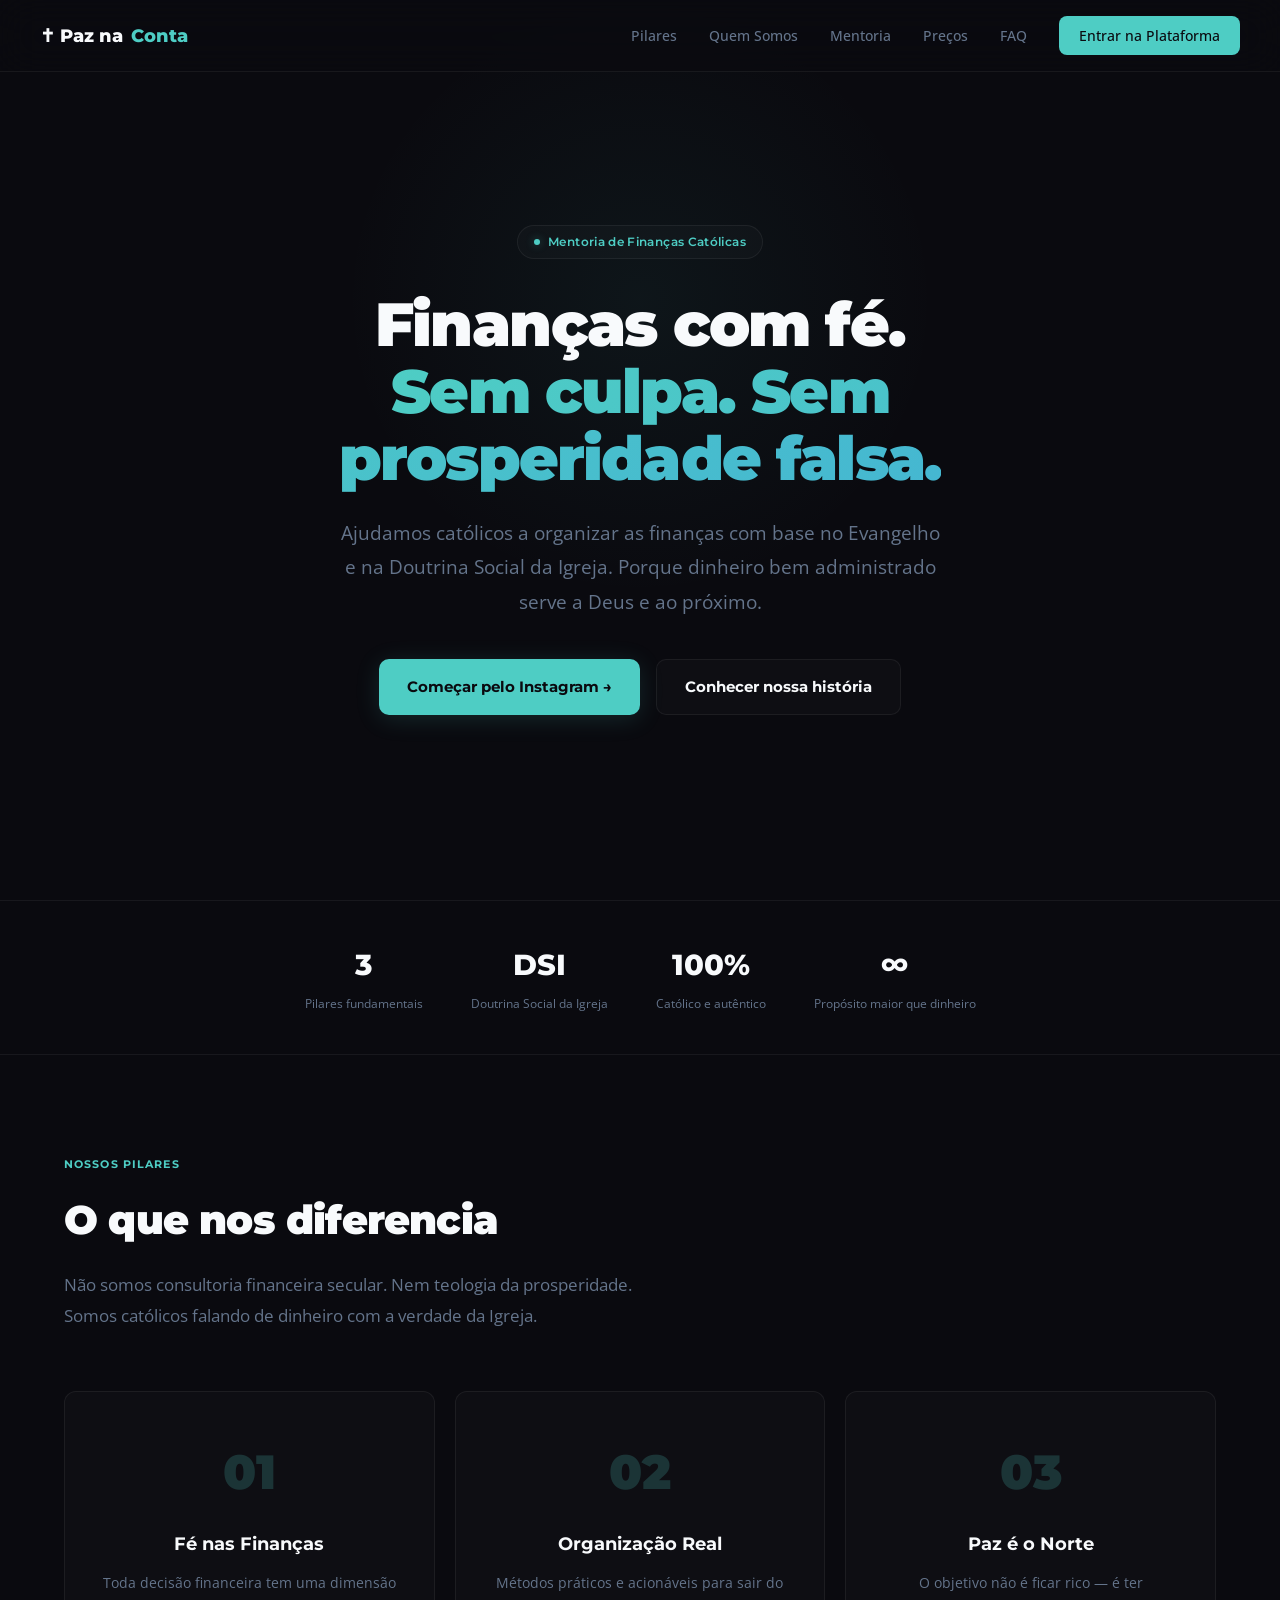
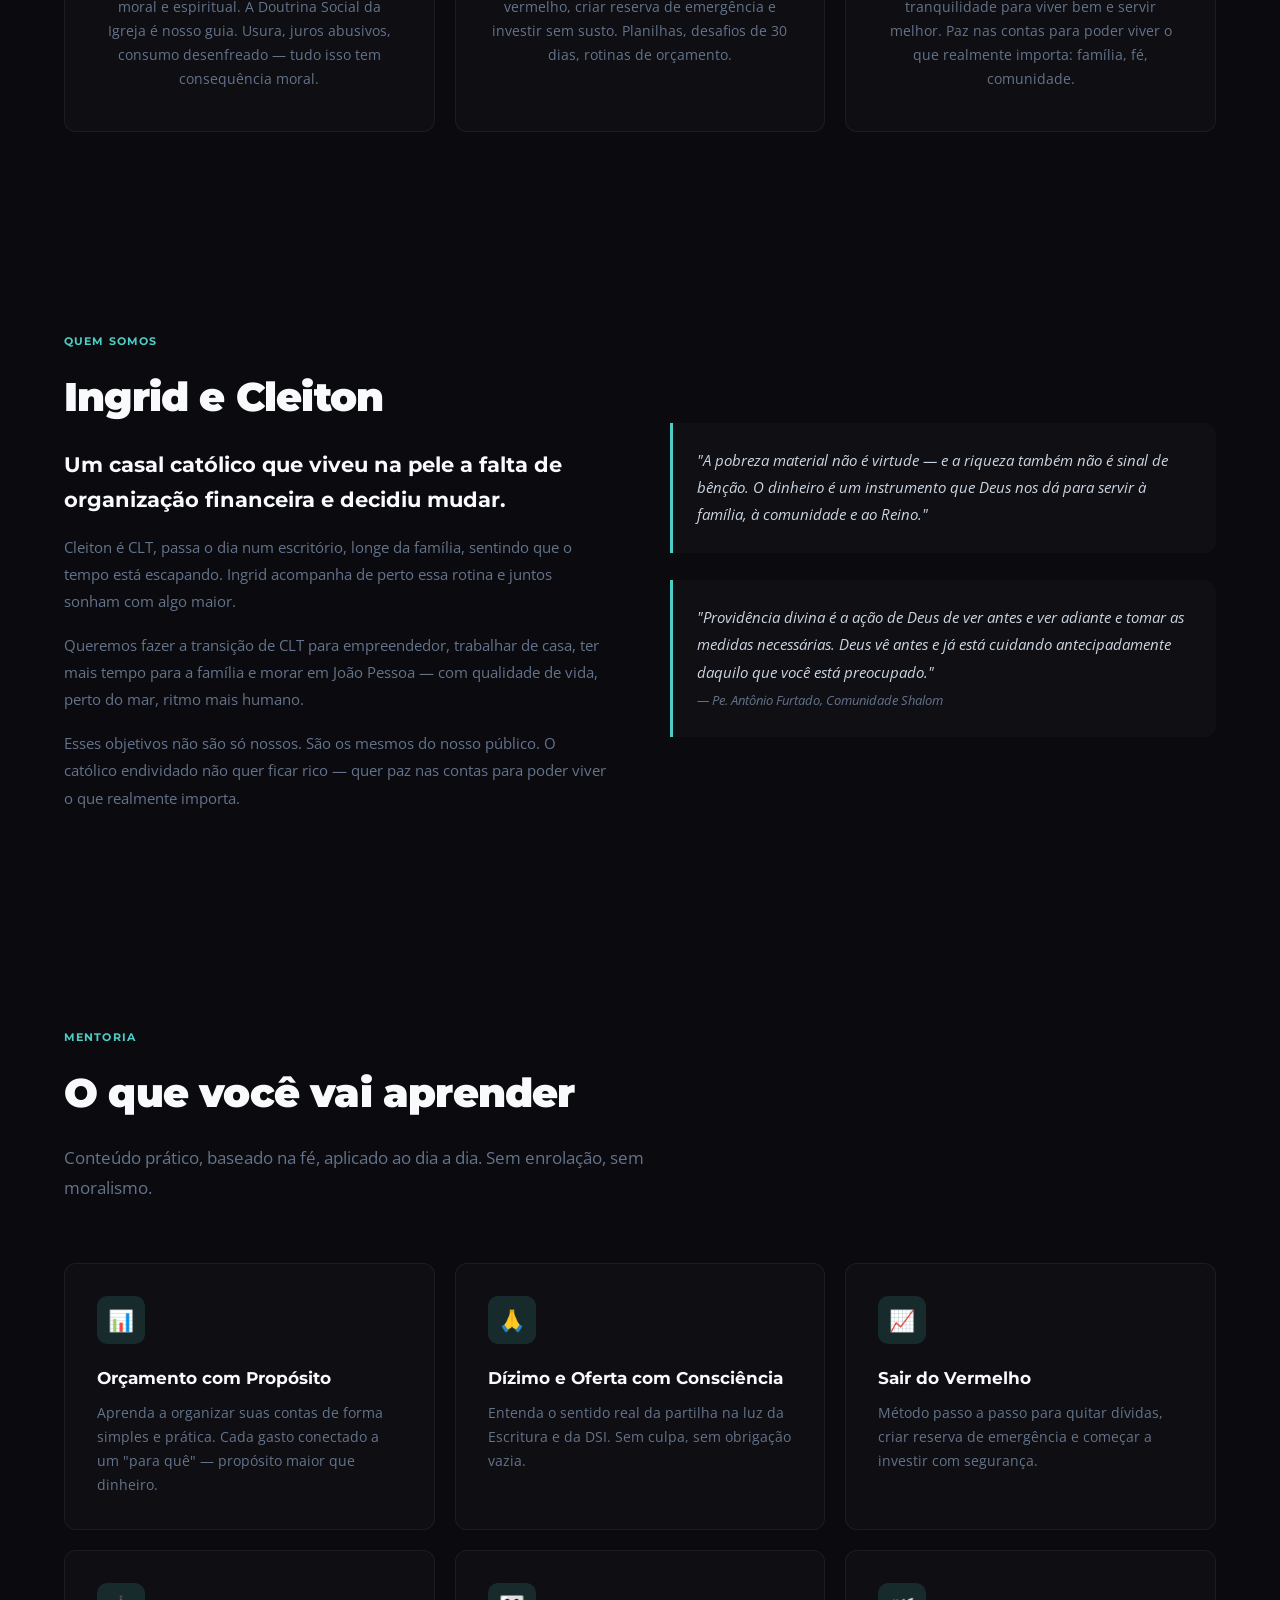
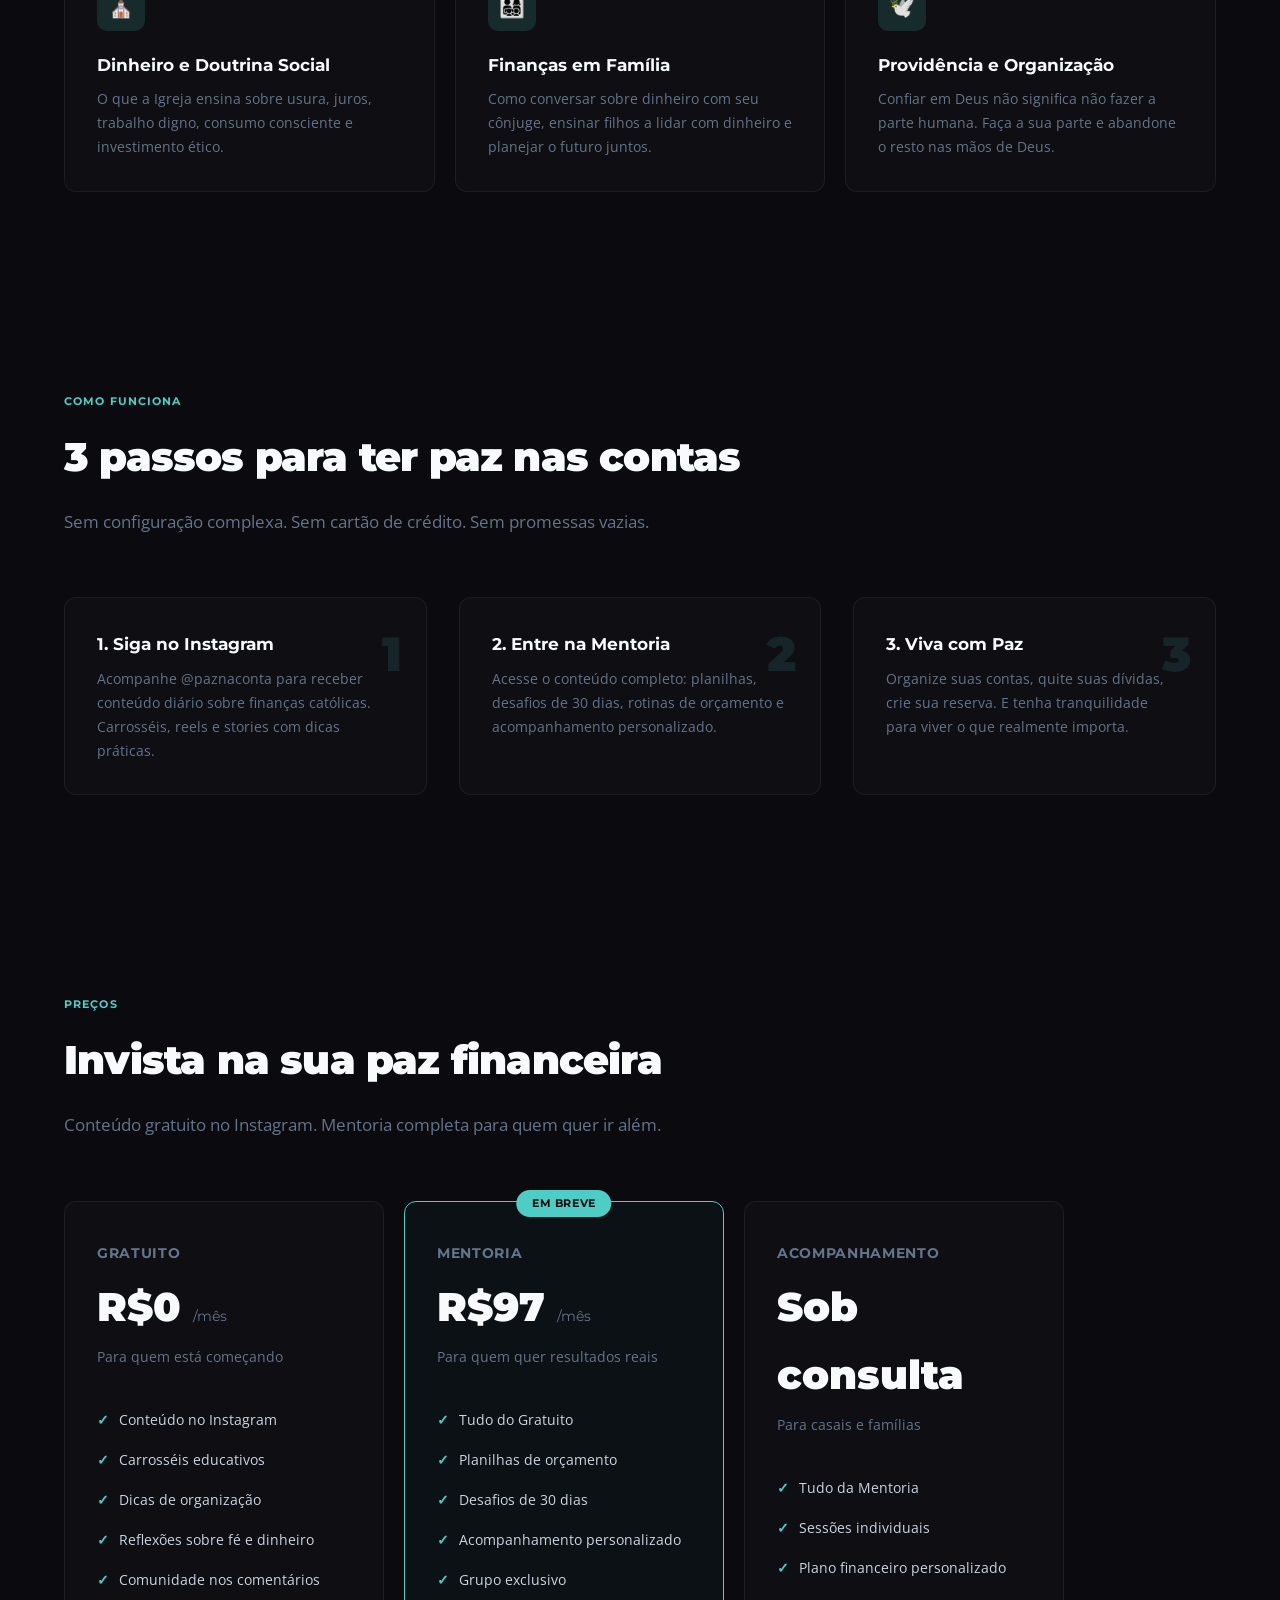
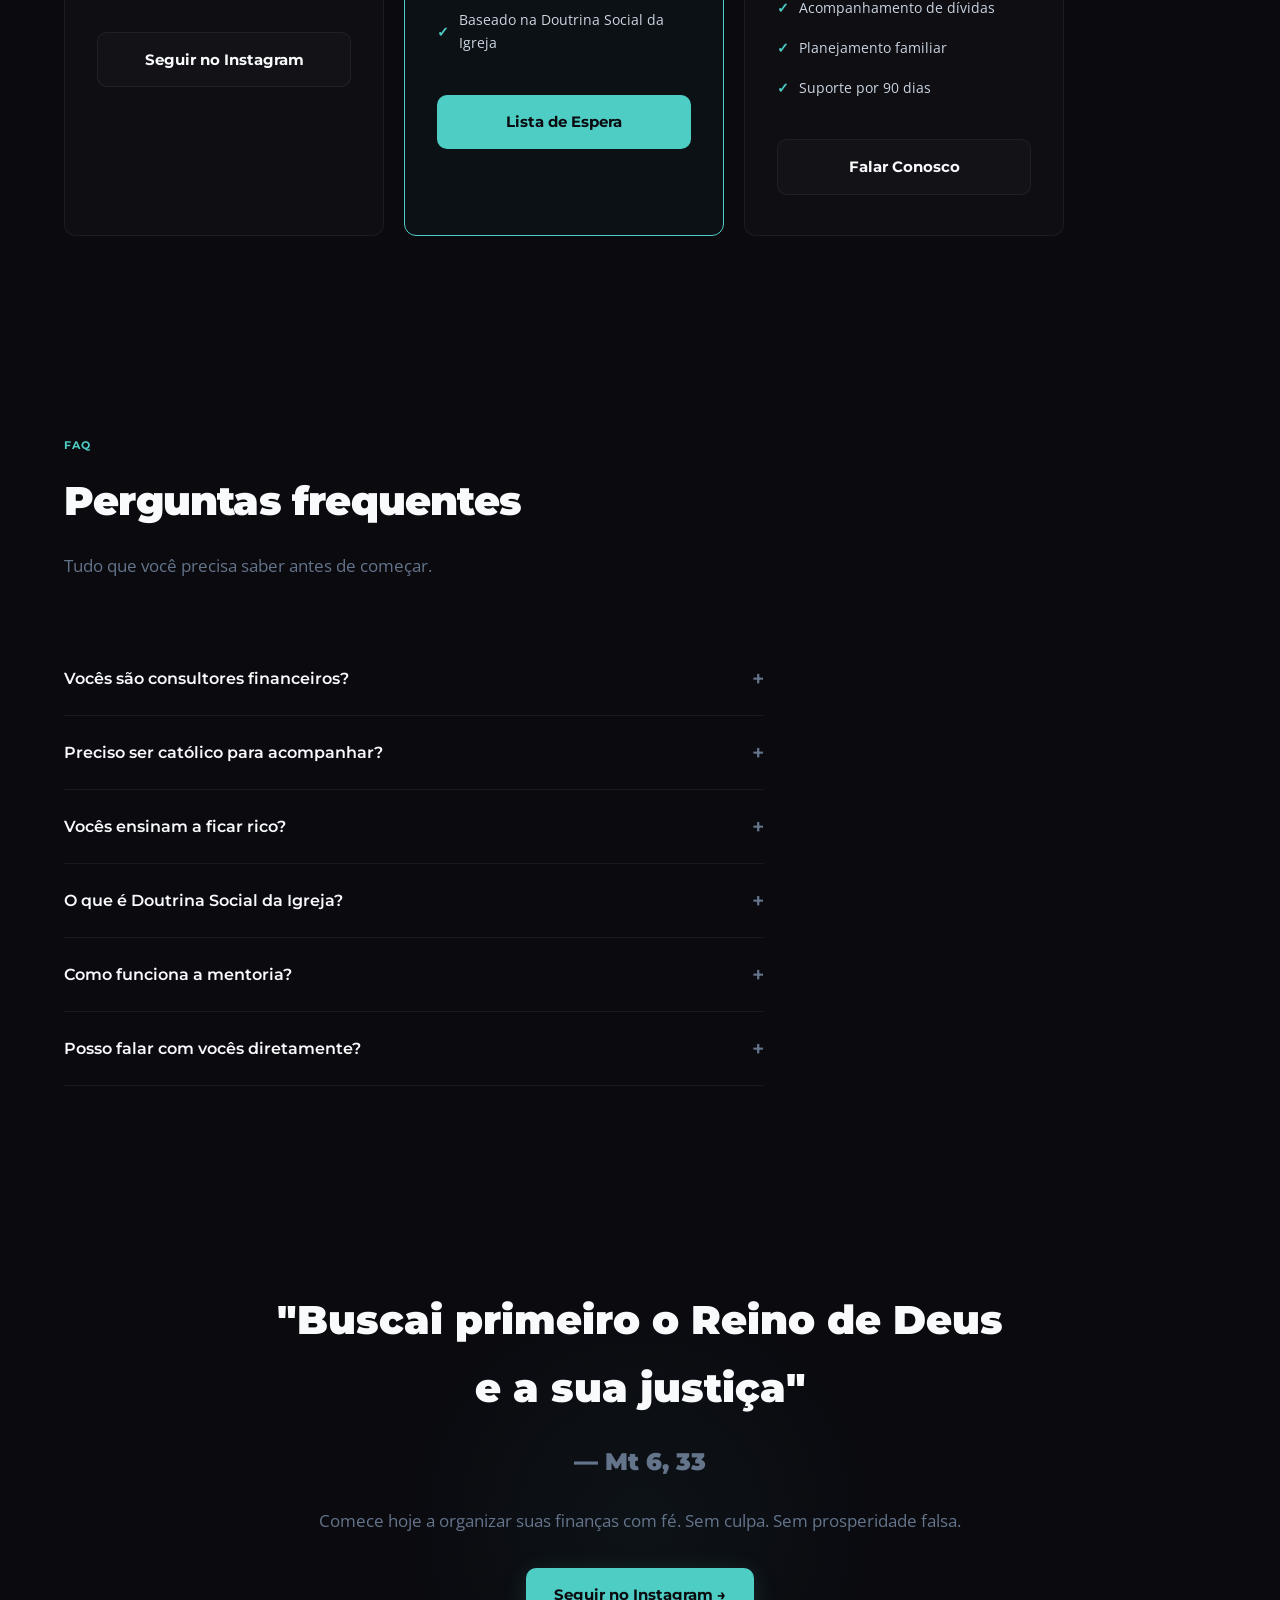
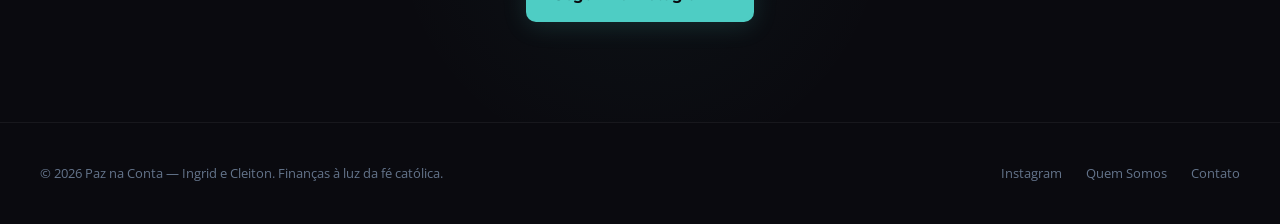
<file: cerebro/perfil-empreendedor-solo/landing.html>
<!DOCTYPE html>
<html lang="pt-BR">
<head>
    <meta charset="UTF-8">
    <meta name="viewport" content="width=device-width, initial-scale=1.0">
    <title>Paz na Conta — Mentoria de Finanças à Luz da Fé Católica</title>
    <meta name="description" content="Organize suas finanças com fé, sem culpa e sem prosperidade falsa. Mentoria católica para casais e famílias que querem paz nas contas e propósito no bolso.">
    <meta name="keywords" content="financas catolicas, mentorias financeiras, doutrin social igreja, organizacao financeira, paz na conta, dinheiro e fe">
    <meta name="author" content="Paz na Conta — Ingrid e Cleiton">
    <meta name="robots" content="index, follow">
    <link rel="canonical" href="https://paznaconta.com/">

    <!-- Open Graph -->
    <meta property="og:type" content="website">
    <meta property="og:title" content="Paz na Conta — Finanças à Luz da Fé Católica">
    <meta property="og:description" content="Ajudamos católicos a organizar as finanças com fé, sem culpa e sem prosperidade falsa.">
    <meta property="og:url" content="https://paznaconta.com/">
    <meta property="og:locale" content="pt_BR">

    <!-- Twitter Card -->
    <meta name="twitter:card" content="summary_large_image">
    <meta name="twitter:title" content="Paz na Conta — Finanças à Luz da Fé Católica">
    <meta name="twitter:description" content="Mentoria de finanças para católicos. Sem culpa, sem prosperidade falsa.">

    <!-- Favicon -->
    <link rel="icon" href="data:image/svg+xml,%3Csvg xmlns='http://www.w3.org/2000/svg' viewBox='0 0 512 512'%3E%3Crect width='512' height='512' rx='64' fill='%234ECDC4'/%3E%3Ctext x='256' y='340' font-size='280' text-anchor='middle' fill='white'%3E✝%3C/text%3E%3C/svg%3E">

    <!-- Fonts -->
    <link rel="preconnect" href="https://fonts.googleapis.com">
    <link rel="preconnect" href="https://fonts.gstatic.com" crossorigin>
    <link href="https://fonts.googleapis.com/css2?family=Montserrat:wght@400;500;600;700;800;900&family=Open+Sans:wght@300;400;500;600;700&display=swap" rel="stylesheet">

    <!-- Structured Data -->
    <script type="application/ld+json">
    {
        "@context": "https://schema.org",
        "@type": "EducationalOrganization",
        "name": "Paz na Conta",
        "description": "Mentoria de finanças à luz da fé católica",
        "url": "https://paznaconta.com/",
        "founders": [
            {"@type": "Person", "name": "Ingrid"},
            {"@type": "Person", "name": "Cleiton"}
        ],
        "sameAs": ["https://instagram.com/paznaconta"]
    }
    </script>

    <style>
        :root {
            --coral: #FF6B6B;
            --teal: #4ECDC4;
            --blue: #45B7D1;
            --yellow: #FFE66D;
            --mint: #95E1D3;
            --bg: #0a0a0f;
            --bg-card: rgba(255,255,255,0.02);
            --bg-card-hover: rgba(255,255,255,0.04);
            --border: rgba(255,255,255,0.06);
            --text: #cbd5e1;
            --heading: #f8fafc;
            --muted: #64748b;
            --accent: var(--teal);
            --accent-light: var(--blue);
            --accent-glow: rgba(78,205,196,0.15);
            --success: #10b981;
            --radius: 12px;
        }

        * { margin: 0; padding: 0; box-sizing: border-box; }
        html { scroll-behavior: smooth; }
        body {
            font-family: 'Open Sans', -apple-system, sans-serif;
            background: var(--bg);
            color: var(--text);
            line-height: 1.7;
            overflow-x: hidden;
            -webkit-font-smoothing: antialiased;
        }
        h1, h2, h3, h4, h5, h6 {
            font-family: 'Montserrat', sans-serif;
        }

        /* ===== NAV ===== */
        .nav {
            position: fixed; top: 0; left: 0; right: 0; z-index: 100;
            padding: 16px 24px;
            background: rgba(10,10,15,0.8);
            backdrop-filter: blur(20px);
            -webkit-backdrop-filter: blur(20px);
            border-bottom: 1px solid var(--border);
            transition: all 0.3s;
        }
        .nav-inner {
            max-width: 1200px; margin: 0 auto;
            display: flex; align-items: center; justify-content: space-between;
        }
        .nav-logo {
            font-family: 'Montserrat', sans-serif;
            font-weight: 800; font-size: 1.1rem; color: var(--heading);
            text-decoration: none; display: flex; align-items: center; gap: 8px;
        }
        .nav-logo span { color: var(--teal); }
        .nav-links { display: flex; align-items: center; gap: 32px; }
        .nav-links a {
            color: var(--muted); text-decoration: none; font-size: 0.85rem;
            font-weight: 500; transition: color 0.2s;
        }
        .nav-links a:hover { color: var(--heading); }
        .nav-cta {
            background: var(--teal); color: var(--bg) !important;
            padding: 8px 20px; border-radius: 8px; font-weight: 700;
            transition: all 0.2s;
        }
        .nav-cta:hover { background: var(--mint); transform: translateY(-1px); }

        .mobile-menu-btn {
            display: none; background: none; border: none; color: var(--heading);
            font-size: 1.3rem; cursor: pointer; padding: 8px;
        }

        /* ===== HERO ===== */
        .hero {
            min-height: 100vh;
            display: flex; align-items: center; justify-content: center;
            text-align: center;
            padding: 120px 24px 80px;
            position: relative;
        }
        .hero::before {
            content: '';
            position: absolute; top: 0; left: 50%; transform: translateX(-50%);
            width: 600px; height: 600px;
            background: radial-gradient(circle, var(--accent-glow) 0%, transparent 70%);
            pointer-events: none; opacity: 0.4;
        }
        .hero-content { position: relative; max-width: 800px; }
        .hero-badge {
            display: inline-flex; align-items: center; gap: 8px;
            padding: 6px 16px; border-radius: 100px;
            background: var(--bg-card); border: 1px solid var(--border);
            font-size: 0.75rem; font-weight: 600; color: var(--teal);
            margin-bottom: 32px;
            font-family: 'Montserrat', sans-serif;
            letter-spacing: 0.03em;
        }
        .hero-badge .dot {
            width: 6px; height: 6px; border-radius: 50%;
            background: var(--teal);
            box-shadow: 0 0 8px rgba(78,205,196,0.4);
        }
        .hero h1 {
            font-size: clamp(2.2rem, 6vw, 3.8rem);
            font-weight: 900; color: var(--heading);
            line-height: 1.1; letter-spacing: -0.03em;
            margin-bottom: 24px;
        }
        .hero h1 .highlight {
            background: linear-gradient(135deg, var(--teal), var(--blue));
            -webkit-background-clip: text; -webkit-text-fill-color: transparent;
            background-clip: text;
        }
        .hero p {
            font-size: clamp(1rem, 2.5vw, 1.2rem);
            color: var(--muted); max-width: 600px; margin: 0 auto 40px;
            line-height: 1.8;
        }
        .hero-actions { display: flex; gap: 16px; justify-content: center; flex-wrap: wrap; }
        .btn {
            display: inline-flex; align-items: center; gap: 8px;
            padding: 14px 28px; border-radius: 10px;
            font-size: 0.95rem; font-weight: 700;
            text-decoration: none; transition: all 0.2s;
            cursor: pointer; border: none;
            font-family: 'Montserrat', sans-serif;
        }
        .btn-primary {
            background: var(--teal); color: var(--bg);
            box-shadow: 0 4px 24px var(--accent-glow);
        }
        .btn-primary:hover { background: var(--mint); transform: translateY(-2px); box-shadow: 0 8px 32px var(--accent-glow); }
        .btn-secondary {
            background: var(--bg-card); color: var(--heading);
            border: 1px solid var(--border);
        }
        .btn-secondary:hover { background: var(--bg-card-hover); border-color: var(--muted); }

        /* ===== SOCIAL PROOF ===== */
        .social-proof {
            padding: 40px 24px;
            border-top: 1px solid var(--border);
            border-bottom: 1px solid var(--border);
        }
        .social-proof-inner {
            max-width: 800px; margin: 0 auto;
            display: flex; justify-content: center; gap: 48px; flex-wrap: wrap;
        }
        .proof-item { text-align: center; }
        .proof-value {
            font-size: 1.8rem; font-weight: 800; color: var(--heading);
            font-family: 'Montserrat', sans-serif;
        }
        .proof-label { font-size: 0.75rem; color: var(--muted); margin-top: 4px; }

        /* ===== SECTIONS ===== */
        .section {
            padding: 100px 24px;
            max-width: 1200px; margin: 0 auto;
        }
        .section-label {
            font-family: 'Montserrat', sans-serif;
            font-size: 0.7rem; font-weight: 700; text-transform: uppercase;
            letter-spacing: 0.1em; color: var(--teal);
            margin-bottom: 12px;
        }
        .section-title {
            font-size: clamp(1.8rem, 4vw, 2.5rem);
            font-weight: 900; color: var(--heading);
            letter-spacing: -0.02em; margin-bottom: 16px;
        }
        .section-desc {
            font-size: 1.05rem; color: var(--muted);
            max-width: 600px; margin-bottom: 60px; line-height: 1.8;
        }

        /* ===== FEATURES ===== */
        .features-grid {
            display: grid;
            grid-template-columns: repeat(auto-fit, minmax(320px, 1fr));
            gap: 20px;
        }
        .feature-card {
            background: var(--bg-card);
            border: 1px solid var(--border);
            border-radius: var(--radius);
            padding: 32px;
            transition: all 0.3s;
        }
        .feature-card:hover {
            background: var(--bg-card-hover);
            border-color: rgba(78,205,196,0.2);
            transform: translateY(-2px);
        }
        .feature-icon {
            width: 48px; height: 48px;
            border-radius: 10px;
            background: var(--accent-glow);
            display: flex; align-items: center; justify-content: center;
            font-size: 1.3rem; margin-bottom: 20px;
        }
        .feature-card h3 {
            font-size: 1.05rem; font-weight: 700; color: var(--heading);
            margin-bottom: 8px;
        }
        .feature-card p {
            font-size: 0.88rem; color: var(--muted); line-height: 1.7;
        }

        /* ===== HOW IT WORKS ===== */
        .steps {
            display: grid;
            grid-template-columns: repeat(auto-fit, minmax(280px, 1fr));
            gap: 32px;
            counter-reset: step;
        }
        .step {
            position: relative;
            padding: 32px;
            background: var(--bg-card);
            border: 1px solid var(--border);
            border-radius: var(--radius);
            counter-increment: step;
        }
        .step::before {
            content: counter(step);
            font-family: 'Montserrat', sans-serif;
            font-size: 3rem; font-weight: 900;
            color: var(--teal);
            opacity: 0.12;
            position: absolute; top: 16px; right: 24px;
        }
        .step h3 {
            font-size: 1.05rem; font-weight: 700; color: var(--heading);
            margin-bottom: 8px;
        }
        .step p { font-size: 0.88rem; color: var(--muted); line-height: 1.7; }

        /* ===== PILARES ===== */
        .pilares-grid {
            display: grid;
            grid-template-columns: repeat(auto-fit, minmax(300px, 1fr));
            gap: 20px;
        }
        .pilar-card {
            background: var(--bg-card);
            border: 1px solid var(--border);
            border-radius: var(--radius);
            padding: 40px 32px;
            text-align: center;
            transition: all 0.3s;
        }
        .pilar-card:hover {
            border-color: rgba(78,205,196,0.2);
            transform: translateY(-2px);
        }
        .pilar-number {
            font-family: 'Montserrat', sans-serif;
            font-size: 3rem; font-weight: 900;
            color: var(--teal); opacity: 0.2;
            margin-bottom: 16px;
        }
        .pilar-card h3 {
            font-size: 1.1rem; font-weight: 700; color: var(--heading);
            margin-bottom: 12px;
        }
        .pilar-card p { font-size: 0.88rem; color: var(--muted); line-height: 1.7; }

        /* ===== ABOUT ===== */
        .about-grid {
            display: grid;
            grid-template-columns: 1fr 1fr;
            gap: 60px;
            align-items: center;
        }
        .about-text h3 {
            font-size: 1.3rem; font-weight: 700; color: var(--heading);
            margin-bottom: 16px;
        }
        .about-text p {
            font-size: 0.95rem; color: var(--muted); line-height: 1.8;
            margin-bottom: 16px;
        }
        .about-quote {
            background: var(--bg-card);
            border-left: 3px solid var(--teal);
            padding: 24px;
            border-radius: 0 var(--radius) var(--radius) 0;
            font-style: italic;
            color: var(--text);
            font-size: 0.95rem;
            line-height: 1.8;
        }

        /* ===== PRICING ===== */
        .pricing-grid {
            display: grid;
            grid-template-columns: repeat(auto-fit, minmax(300px, 1fr));
            gap: 20px;
            max-width: 1000px;
        }
        .pricing-card {
            background: var(--bg-card);
            border: 1px solid var(--border);
            border-radius: var(--radius);
            padding: 40px 32px;
            position: relative;
            transition: all 0.3s;
        }
        .pricing-card:hover { transform: translateY(-4px); }
        .pricing-card.featured {
            border-color: var(--teal);
            background: rgba(78,205,196,0.03);
        }
        .pricing-badge {
            position: absolute; top: -12px; left: 50%; transform: translateX(-50%);
            background: var(--teal); color: var(--bg);
            padding: 4px 16px; border-radius: 100px;
            font-size: 0.7rem; font-weight: 700; text-transform: uppercase;
            letter-spacing: 0.05em; font-family: 'Montserrat', sans-serif;
        }
        .pricing-name {
            font-size: 0.85rem; font-weight: 700; color: var(--muted);
            text-transform: uppercase; letter-spacing: 0.05em;
            margin-bottom: 8px; font-family: 'Montserrat', sans-serif;
        }
        .pricing-price {
            font-size: 2.5rem; font-weight: 900; color: var(--heading);
            font-family: 'Montserrat', sans-serif;
            margin-bottom: 4px;
        }
        .pricing-price span { font-size: 0.9rem; font-weight: 400; color: var(--muted); }
        .pricing-desc { font-size: 0.85rem; color: var(--muted); margin-bottom: 32px; }
        .pricing-features { list-style: none; margin-bottom: 32px; }
        .pricing-features li {
            padding: 8px 0; font-size: 0.88rem; color: var(--text);
            display: flex; align-items: center; gap: 10px;
        }
        .pricing-features li::before {
            content: '✓'; color: var(--teal); font-weight: 700;
        }
        .pricing-btn {
            display: block; width: 100%; text-align: center;
            padding: 14px; border-radius: 10px; font-weight: 700;
            text-decoration: none; font-size: 0.95rem;
            transition: all 0.2s; font-family: 'Montserrat', sans-serif;
        }
        .pricing-btn-primary {
            background: var(--teal); color: var(--bg);
        }
        .pricing-btn-primary:hover { background: var(--mint); }
        .pricing-btn-secondary {
            background: var(--bg-card); color: var(--heading);
            border: 1px solid var(--border);
        }
        .pricing-btn-secondary:hover { border-color: var(--muted); }

        /* ===== FAQ ===== */
        .faq-list { max-width: 700px; }
        .faq-item {
            border-bottom: 1px solid var(--border);
        }
        .faq-question {
            width: 100%; background: none; border: none;
            padding: 24px 0; text-align: left;
            font-size: 1rem; font-weight: 600; color: var(--heading);
            cursor: pointer; display: flex; justify-content: space-between;
            align-items: center; font-family: 'Montserrat', sans-serif;
            transition: color 0.2s;
        }
        .faq-question:hover { color: var(--teal); }
        .faq-question::after {
            content: '+'; font-size: 1.3rem; color: var(--muted);
            transition: transform 0.3s;
        }
        .faq-item.open .faq-question::after { transform: rotate(45deg); }
        .faq-answer {
            max-height: 0; overflow: hidden;
            transition: max-height 0.3s ease, padding 0.3s ease;
        }
        .faq-item.open .faq-answer {
            max-height: 300px; padding-bottom: 24px;
        }
        .faq-answer p {
            font-size: 0.9rem; color: var(--muted); line-height: 1.8;
        }

        /* ===== CTA ===== */
        .cta {
            text-align: center;
            padding: 100px 24px;
            position: relative;
        }
        .cta::before {
            content: '';
            position: absolute; bottom: 0; left: 50%; transform: translateX(-50%);
            width: 600px; height: 400px;
            background: radial-gradient(circle, var(--accent-glow) 0%, transparent 70%);
            pointer-events: none; opacity: 0.3;
        }
        .cta-content { position: relative; }
        .cta h2 {
            font-size: clamp(1.8rem, 4vw, 2.5rem);
            font-weight: 900; color: var(--heading);
            margin-bottom: 16px;
        }
        .cta p { font-size: 1.05rem; color: var(--muted); margin-bottom: 32px; line-height: 1.8; }

        /* ===== FOOTER ===== */
        .footer {
            padding: 40px 24px;
            border-top: 1px solid var(--border);
            text-align: center;
        }
        .footer-inner {
            max-width: 1200px; margin: 0 auto;
            display: flex; justify-content: space-between; align-items: center;
            flex-wrap: wrap; gap: 20px;
        }
        .footer-copy { font-size: 0.8rem; color: var(--muted); }
        .footer-links { display: flex; gap: 24px; }
        .footer-links a {
            font-size: 0.8rem; color: var(--muted); text-decoration: none;
            transition: color 0.2s;
        }
        .footer-links a:hover { color: var(--heading); }

        /* ===== ANIMATIONS ===== */
        .fade-in {
            opacity: 0; transform: translateY(20px);
            transition: opacity 0.6s ease, transform 0.6s ease;
        }
        .fade-in.visible {
            opacity: 1; transform: translateY(0);
        }

        /* ===== RESPONSIVE ===== */
        @media (max-width: 768px) {
            .nav-links { display: none; }
            .nav-links.open {
                display: flex; flex-direction: column;
                position: absolute; top: 100%; left: 0; right: 0;
                background: rgba(10,10,15,0.95);
                backdrop-filter: blur(20px);
                padding: 24px; gap: 20px;
                border-bottom: 1px solid var(--border);
            }
            .mobile-menu-btn { display: block; }
            .hero { min-height: auto; padding: 140px 20px 80px; }
            .hero h1 { font-size: 2rem; }
            .section { padding: 60px 20px; }
            .features-grid { grid-template-columns: 1fr; }
            .pilares-grid { grid-template-columns: 1fr; }
            .pricing-grid { grid-template-columns: 1fr; }
            .about-grid { grid-template-columns: 1fr; gap: 40px; }
            .social-proof-inner { gap: 32px; }
            .footer-inner { flex-direction: column; text-align: center; }
        }
    </style>
</head>
<body>

<!-- NAV -->
<nav class="nav" id="nav">
    <div class="nav-inner">
        <a href="#" class="nav-logo">✝ Paz na <span>Conta</span></a>
        <div class="nav-links" id="navLinks">
            <a href="#pilares">Pilares</a>
            <a href="#sobre">Quem Somos</a>
            <a href="#mentoria">Mentoria</a>
            <a href="#precos">Preços</a>
            <a href="#faq">FAQ</a>
            <a href="/plataforma.html" class="nav-cta">Entrar na Plataforma</a>
        </div>
        <button class="mobile-menu-btn" onclick="document.getElementById('navLinks').classList.toggle('open')" aria-label="Menu">☰</button>
    </div>
</nav>

<!-- HERO -->
<section class="hero">
    <div class="hero-content fade-in">
        <div class="hero-badge">
            <span class="dot"></span>
            Mentoria de Finanças Católicas
        </div>
        <h1>Finanças com fé.<br><span class="highlight">Sem culpa. Sem prosperidade falsa.</span></h1>
        <p>Ajudamos católicos a organizar as finanças com base no Evangelho e na Doutrina Social da Igreja. Porque dinheiro bem administrado serve a Deus e ao próximo.</p>
        <div class="hero-actions">
            <a href="https://instagram.com/paznaconta" target="_blank" rel="noopener" class="btn btn-primary">Começar pelo Instagram →</a>
            <a href="#sobre" class="btn btn-secondary">Conhecer nossa história</a>
        </div>
    </div>
</section>

<!-- SOCIAL PROOF -->
<section class="social-proof">
    <div class="social-proof-inner fade-in">
        <div class="proof-item">
            <div class="proof-value">3</div>
            <div class="proof-label">Pilares fundamentais</div>
        </div>
        <div class="proof-item">
            <div class="proof-value">DSI</div>
            <div class="proof-label">Doutrina Social da Igreja</div>
        </div>
        <div class="proof-item">
            <div class="proof-value">100%</div>
            <div class="proof-label">Católico e autêntico</div>
        </div>
        <div class="proof-item">
            <div class="proof-value">∞</div>
            <div class="proof-label">Propósito maior que dinheiro</div>
        </div>
    </div>
</section>

<!-- PILARES -->
<section class="section" id="pilares">
    <div class="fade-in">
        <div class="section-label">Nossos Pilares</div>
        <h2 class="section-title">O que nos diferencia</h2>
        <p class="section-desc">Não somos consultoria financeira secular. Nem teologia da prosperidade. Somos católicos falando de dinheiro com a verdade da Igreja.</p>
    </div>
    <div class="pilares-grid">
        <div class="pilar-card fade-in">
            <div class="pilar-number">01</div>
            <h3>Fé nas Finanças</h3>
            <p>Toda decisão financeira tem uma dimensão moral e espiritual. A Doutrina Social da Igreja é nosso guia. Usura, juros abusivos, consumo desenfreado — tudo isso tem consequência moral.</p>
        </div>
        <div class="pilar-card fade-in">
            <div class="pilar-number">02</div>
            <h3>Organização Real</h3>
            <p>Métodos práticos e acionáveis para sair do vermelho, criar reserva de emergência e investir sem susto. Planilhas, desafios de 30 dias, rotinas de orçamento.</p>
        </div>
        <div class="pilar-card fade-in">
            <div class="pilar-number">03</div>
            <h3>Paz é o Norte</h3>
            <p>O objetivo não é ficar rico — é ter tranquilidade para viver bem e servir melhor. Paz nas contas para poder viver o que realmente importa: família, fé, comunidade.</p>
        </div>
    </div>
</section>

<!-- SOBRE -->
<section class="section" id="sobre">
    <div class="about-grid fade-in">
        <div class="about-text">
            <div class="section-label">Quem Somos</div>
            <h2 class="section-title">Ingrid e Cleiton</h2>
            <h3>Um casal católico que viveu na pele a falta de organização financeira e decidiu mudar.</h3>
            <p>Cleiton é CLT, passa o dia num escritório, longe da família, sentindo que o tempo está escapando. Ingrid acompanha de perto essa rotina e juntos sonham com algo maior.</p>
            <p>Queremos fazer a transição de CLT para empreendedor, trabalhar de casa, ter mais tempo para a família e morar em João Pessoa — com qualidade de vida, perto do mar, ritmo mais humano.</p>
            <p>Esses objetivos não são só nossos. São os mesmos do nosso público. O católico endividado não quer ficar rico — quer paz nas contas para poder viver o que realmente importa.</p>
        </div>
        <div>
            <div class="about-quote">
                "A pobreza material não é virtude — e a riqueza também não é sinal de bênção. O dinheiro é um instrumento que Deus nos dá para servir à família, à comunidade e ao Reino."
            </div>
            <br>
            <div class="about-quote">
                "Providência divina é a ação de Deus de ver antes e ver adiante e tomar as medidas necessárias. Deus vê antes e já está cuidando antecipadamente daquilo que você está preocupado."
                <br><small style="color:var(--muted)">— Pe. Antônio Furtado, Comunidade Shalom</small>
            </div>
        </div>
    </div>
</section>

<!-- MENTORIA (FEATURES) -->
<section class="section" id="mentoria">
    <div class="fade-in">
        <div class="section-label">Mentoria</div>
        <h2 class="section-title">O que você vai aprender</h2>
        <p class="section-desc">Conteúdo prático, baseado na fé, aplicado ao dia a dia. Sem enrolação, sem moralismo.</p>
    </div>
    <div class="features-grid">
        <div class="feature-card fade-in">
            <div class="feature-icon">📊</div>
            <h3>Orçamento com Propósito</h3>
            <p>Aprenda a organizar suas contas de forma simples e prática. Cada gasto conectado a um "para quê" — propósito maior que dinheiro.</p>
        </div>
        <div class="feature-card fade-in">
            <div class="feature-icon">🙏</div>
            <h3>Dízimo e Oferta com Consciência</h3>
            <p>Entenda o sentido real da partilha na luz da Escritura e da DSI. Sem culpa, sem obrigação vazia.</p>
        </div>
        <div class="feature-card fade-in">
            <div class="feature-icon">📈</div>
            <h3>Sair do Vermelho</h3>
            <p>Método passo a passo para quitar dívidas, criar reserva de emergência e começar a investir com segurança.</p>
        </div>
        <div class="feature-card fade-in">
            <div class="feature-icon">⛪</div>
            <h3>Dinheiro e Doutrina Social</h3>
            <p>O que a Igreja ensina sobre usura, juros, trabalho digno, consumo consciente e investimento ético.</p>
        </div>
        <div class="feature-card fade-in">
            <div class="feature-icon">👨‍👩‍👧‍👦</div>
            <h3>Finanças em Família</h3>
            <p>Como conversar sobre dinheiro com seu cônjuge, ensinar filhos a lidar com dinheiro e planejar o futuro juntos.</p>
        </div>
        <div class="feature-card fade-in">
            <div class="feature-icon">🕊️</div>
            <h3>Providência e Organização</h3>
            <p>Confiar em Deus não significa não fazer a parte humana. Faça a sua parte e abandone o resto nas mãos de Deus.</p>
        </div>
    </div>
</section>

<!-- COMO FUNCIONA -->
<section class="section" id="como-funciona">
    <div class="fade-in">
        <div class="section-label">Como Funciona</div>
        <h2 class="section-title">3 passos para ter paz nas contas</h2>
        <p class="section-desc">Sem configuração complexa. Sem cartão de crédito. Sem promessas vazias.</p>
    </div>
    <div class="steps">
        <div class="step fade-in">
            <h3>1. Siga no Instagram</h3>
            <p>Acompanhe @paznaconta para receber conteúdo diário sobre finanças católicas. Carrosséis, reels e stories com dicas práticas.</p>
        </div>
        <div class="step fade-in">
            <h3>2. Entre na Mentoria</h3>
            <p>Acesse o conteúdo completo: planilhas, desafios de 30 dias, rotinas de orçamento e acompanhamento personalizado.</p>
        </div>
        <div class="step fade-in">
            <h3>3. Viva com Paz</h3>
            <p>Organize suas contas, quite suas dívidas, crie sua reserva. E tenha tranquilidade para viver o que realmente importa.</p>
        </div>
    </div>
</section>

<!-- PREÇOS -->
<section class="section" id="precos">
    <div class="fade-in">
        <div class="section-label">Preços</div>
        <h2 class="section-title">Invista na sua paz financeira</h2>
        <p class="section-desc">Conteúdo gratuito no Instagram. Mentoria completa para quem quer ir além.</p>
    </div>
    <div class="pricing-grid">
        <div class="pricing-card fade-in">
            <div class="pricing-name">Gratuito</div>
            <div class="pricing-price">R$0 <span>/mês</span></div>
            <div class="pricing-desc">Para quem está começando</div>
            <ul class="pricing-features">
                <li>Conteúdo no Instagram</li>
                <li>Carrosséis educativos</li>
                <li>Dicas de organização</li>
                <li>Reflexões sobre fé e dinheiro</li>
                <li>Comunidade nos comentários</li>
            </ul>
            <a href="https://instagram.com/paznaconta" target="_blank" rel="noopener" class="pricing-btn pricing-btn-secondary">Seguir no Instagram</a>
        </div>
        <div class="pricing-card featured fade-in">
            <div class="pricing-badge">Em breve</div>
            <div class="pricing-name">Mentoria</div>
            <div class="pricing-price">R$97 <span>/mês</span></div>
            <div class="pricing-desc">Para quem quer resultados reais</div>
            <ul class="pricing-features">
                <li>Tudo do Gratuito</li>
                <li>Planilhas de orçamento</li>
                <li>Desafios de 30 dias</li>
                <li>Acompanhamento personalizado</li>
                <li>Grupo exclusivo</li>
                <li>Baseado na Doutrina Social da Igreja</li>
            </ul>
            <a href="https://instagram.com/paznaconta" target="_blank" rel="noopener" class="pricing-btn pricing-btn-primary">Lista de Espera</a>
        </div>
        <div class="pricing-card fade-in">
            <div class="pricing-name">Acompanhamento</div>
            <div class="pricing-price">Sob consulta</div>
            <div class="pricing-desc">Para casais e famílias</div>
            <ul class="pricing-features">
                <li>Tudo da Mentoria</li>
                <li>Sessões individuais</li>
                <li>Plano financeiro personalizado</li>
                <li>Acompanhamento de dívidas</li>
                <li>Planejamento familiar</li>
                <li>Suporte por 90 dias</li>
            </ul>
            <a href="https://instagram.com/paznaconta" target="_blank" rel="noopener" class="pricing-btn pricing-btn-secondary">Falar Conosco</a>
        </div>
    </div>
</section>

<!-- FAQ -->
<section class="section" id="faq">
    <div class="fade-in">
        <div class="section-label">FAQ</div>
        <h2 class="section-title">Perguntas frequentes</h2>
        <p class="section-desc">Tudo que você precisa saber antes de começar.</p>
    </div>
    <div class="faq-list fade-in">
        <div class="faq-item">
            <button class="faq-question">Vocês são consultores financeiros?</button>
            <div class="faq-answer"><p>Não somos assessores de investimentos certificados. Somos um casal católico que viveu na pele a falta de organização financeira e quer ajudar outros católicos a encontrar paz nas contas com base no Evangelho e na Doutrina Social da Igreja.</p></div>
        </div>
        <div class="faq-item">
            <button class="faq-question">Preciso ser católico para acompanhar?</button>
            <div class="faq-answer"><p>Não. Nosso conteúdo é baseado na fé católica, mas os princípios de organização financeira são universais. Se você busca paz nas contas com propósito, é bem-vindo.</p></div>
        </div>
        <div class="faq-item">
            <button class="faq-question">Vocês ensinam a ficar rico?</button>
            <div class="faq-answer"><p>Não. Nosso objetivo não é te deixar rico — é te dar paz nas contas para que você possa viver o que realmente importa: família, fé, comunidade. Dinheiro é meio, não fim.</p></div>
        </div>
        <div class="faq-item">
            <button class="faq-question">O que é Doutrina Social da Igreja?</button>
            <div class="faq-answer"><p>É o conjunto de ensinamentos da Igreja Católica sobre questões sociais, incluindo economia e finanças. Documentos como Rerum Novarum, Centesimus Annus, Fratelli Tutti e Oeconomicae et pecuniariae guiam nossa visão sobre dinheiro, trabalho e justiça.</p></div>
        </div>
        <div class="faq-item">
            <button class="faq-question">Como funciona a mentoria?</button>
            <div class="faq-answer"><p>A mentoria inclui planilhas de orçamento, desafios de 30 dias, rotinas de organização financeira e acompanhamento personalizado. Tudo baseado nos 3 pilares: Fé nas Finanças, Organização Real e Paz é o Norte.</p></div>
        </div>
        <div class="faq-item">
            <button class="faq-question">Posso falar com vocês diretamente?</button>
            <div class="faq-answer"><p>Sim! Mande uma mensagem no Instagram @paznaconta. Respondemos pessoalmente e adoramos conversar sobre finanças, fé e vida.</p></div>
        </div>
    </div>
</section>

<!-- CTA -->
<section class="cta">
    <div class="cta-content fade-in">
        <h2>"Buscai primeiro o Reino de Deus<br>e a sua justiça"<br><small style="font-size:0.6em;color:var(--muted)">— Mt 6, 33</small></h2>
        <p>Comece hoje a organizar suas finanças com fé. Sem culpa. Sem prosperidade falsa.</p>
        <a href="https://instagram.com/paznaconta" target="_blank" rel="noopener" class="btn btn-primary">Seguir no Instagram →</a>
    </div>
</section>

<!-- FOOTER -->
<footer class="footer">
    <div class="footer-inner">
        <div class="footer-copy">© 2026 Paz na Conta — Ingrid e Cleiton. Finanças à luz da fé católica.</div>
        <div class="footer-links">
            <a href="https://instagram.com/paznaconta" target="_blank" rel="noopener">Instagram</a>
            <a href="#sobre">Quem Somos</a>
            <a href="mailto:contato@paznaconta.com">Contato</a>
        </div>
    </div>
</footer>

<script>
// Scroll animations
const observer = new IntersectionObserver((entries) => {
    entries.forEach(e => { if (e.isIntersecting) e.target.classList.add('visible'); });
}, { threshold: 0.1, rootMargin: '0px 0px -50px 0px' });
document.querySelectorAll('.fade-in').forEach(el => observer.observe(el));

// FAQ accordion
document.querySelectorAll('.faq-question').forEach(btn => {
    btn.addEventListener('click', () => {
        const item = btn.parentElement;
        const isOpen = item.classList.contains('open');
        document.querySelectorAll('.faq-item').forEach(i => i.classList.remove('open'));
        if (!isOpen) item.classList.add('open');
    });
});

// Nav scroll effect
let lastScroll = 0;
window.addEventListener('scroll', () => {
    const nav = document.getElementById('nav');
    const scroll = window.scrollY;
    if (scroll > 100) {
        nav.style.background = 'rgba(10,10,15,0.95)';
    } else {
        nav.style.background = 'rgba(10,10,15,0.8)';
    }
    lastScroll = scroll;
});

// Close mobile menu on link click
document.querySelectorAll('.nav-links a').forEach(a => {
    a.addEventListener('click', () => {
        document.getElementById('navLinks').classList.remove('open');
    });
});
</script>

</body>
</html>
</file>
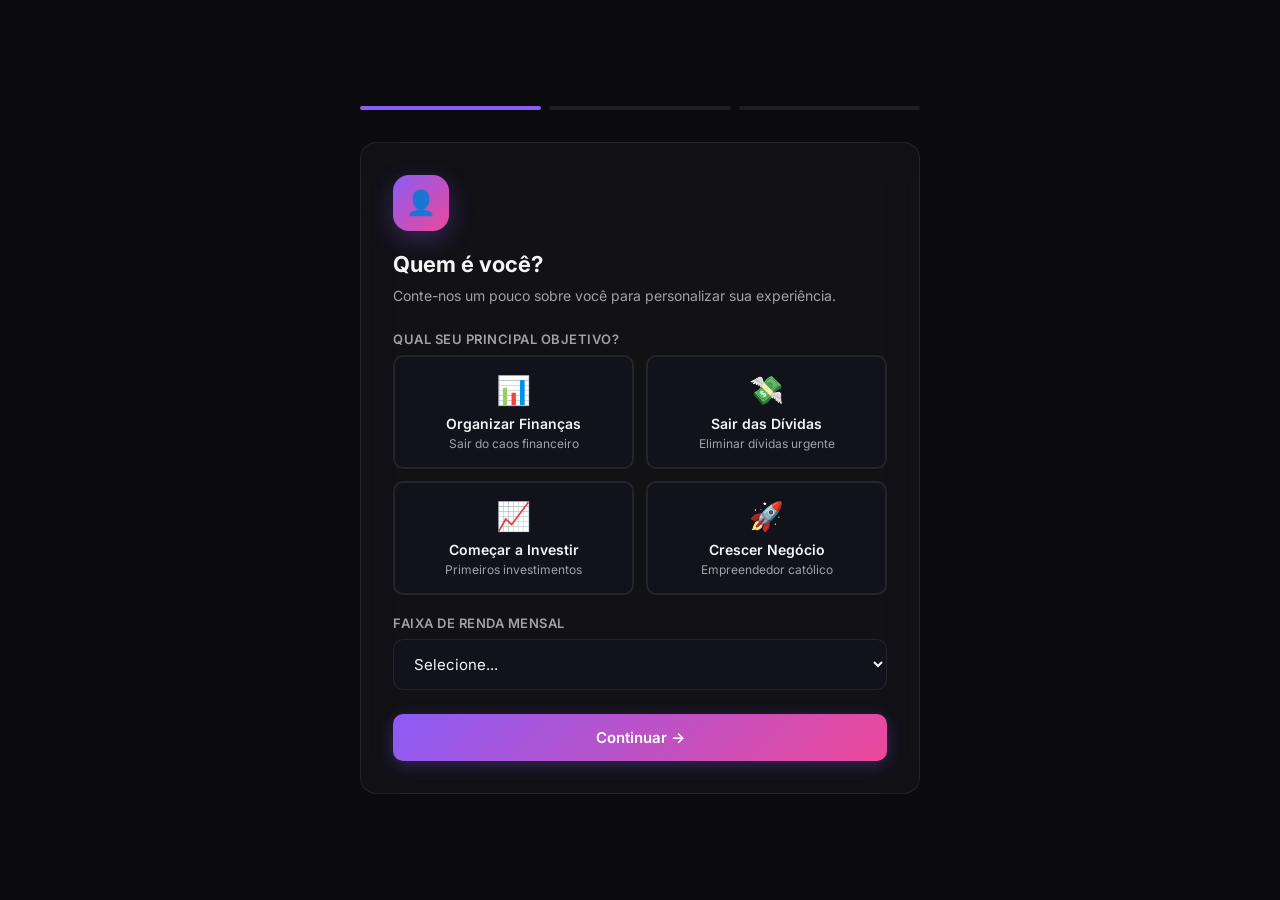
<file: cerebro/perfil-empreendedor-solo/onboarding.html>
<!DOCTYPE html>
<html lang="pt-BR">
<head>
    <meta charset="UTF-8">
    <meta name="viewport" content="width=device-width, initial-scale=1.0">
    <title>Onboarding — Paz na Conta</title>
    <meta name="theme-color" content="#8b5cf6">
    <link rel="manifest" href="manifest.json">
    <link rel="preconnect" href="https://fonts.googleapis.com">
    <link href="https://fonts.googleapis.com/css2?family=Inter:wght@400;500;600;700;800&display=swap" rel="stylesheet">
    <style>
        :root {
            --bg-primary: #0a0a0f;
            --bg-secondary: #12121a;
            --bg-card: rgba(255,255,255,0.03);
            --border: rgba(255,255,255,0.08);
            --text-primary: #f5f5f7;
            --text-secondary: #a1a1aa;
            --accent: #8b5cf6;
            --accent-hover: #7c3aed;
            --accent-glow: rgba(139,92,246,0.3);
            --success: #10b981;
            --error: #ef4444;
            --radius: 16px;
            --radius-sm: 10px;
            --transition: 0.2s cubic-bezier(0.4, 0, 0.2, 1);
        }

        [data-theme="light"] {
            --bg-primary: #ffffff;
            --bg-secondary: #f8f9fa;
            --bg-card: rgba(0,0,0,0.02);
            --border: rgba(0,0,0,0.08);
            --text-primary: #0a0a0f;
            --text-secondary: #6b7280;
            --accent: #7c3aed;
            --accent-hover: #6d28d9;
            --accent-glow: rgba(124,58,237,0.2);
        }

        * { margin: 0; padding: 0; box-sizing: border-box; }

        body {
            font-family: 'Inter', system-ui, -apple-system, sans-serif;
            background: var(--bg-primary);
            color: var(--text-primary);
            min-height: 100vh;
            display: flex;
            align-items: center;
            justify-content: center;
            padding: 20px;
        }

        .onboarding-container {
            width: 100%;
            max-width: 560px;
            animation: fadeIn 0.5s ease;
        }

        @keyframes fadeIn {
            from { opacity: 0; transform: translateY(20px); }
            to { opacity: 1; transform: translateY(0); }
        }

        .progress-bar {
            display: flex;
            gap: 8px;
            margin-bottom: 32px;
        }

        .progress-step {
            flex: 1;
            height: 4px;
            background: var(--border);
            border-radius: 2px;
            transition: background var(--transition);
        }

        .progress-step.active {
            background: var(--accent);
        }

        .progress-step.completed {
            background: var(--success);
        }

        .step-card {
            background: var(--bg-card);
            border: 1px solid var(--border);
            border-radius: var(--radius);
            padding: 32px;
            backdrop-filter: blur(20px);
            display: none;
        }

        .step-card.active {
            display: block;
            animation: slideIn 0.4s ease;
        }

        @keyframes slideIn {
            from { opacity: 0; transform: translateX(30px); }
            to { opacity: 1; transform: translateX(0); }
        }

        .step-icon {
            width: 56px;
            height: 56px;
            background: linear-gradient(135deg, var(--accent), #ec4899);
            border-radius: 16px;
            display: flex;
            align-items: center;
            justify-content: center;
            font-size: 24px;
            margin-bottom: 20px;
            box-shadow: 0 8px 24px var(--accent-glow);
        }

        .step-card h2 {
            font-size: 22px;
            font-weight: 700;
            margin-bottom: 8px;
        }

        .step-card p {
            color: var(--text-secondary);
            font-size: 14px;
            margin-bottom: 24px;
            line-height: 1.6;
        }

        .form-group {
            margin-bottom: 20px;
        }

        .form-group label {
            display: block;
            font-size: 13px;
            font-weight: 600;
            color: var(--text-secondary);
            margin-bottom: 8px;
            text-transform: uppercase;
            letter-spacing: 0.5px;
        }

        .form-group input,
        .form-group select,
        .form-group textarea {
            width: 100%;
            padding: 14px 16px;
            background: var(--bg-secondary);
            border: 1px solid var(--border);
            border-radius: var(--radius-sm);
            color: var(--text-primary);
            font-size: 15px;
            font-family: inherit;
            transition: all var(--transition);
            outline: none;
        }

        .form-group textarea {
            min-height: 100px;
            resize: vertical;
        }

        .form-group input:focus,
        .form-group select:focus,
        .form-group textarea:focus {
            border-color: var(--accent);
            box-shadow: 0 0 0 3px var(--accent-glow);
        }

        .option-grid {
            display: grid;
            grid-template-columns: repeat(2, 1fr);
            gap: 12px;
        }

        .option-card {
            padding: 16px;
            background: var(--bg-secondary);
            border: 2px solid var(--border);
            border-radius: var(--radius-sm);
            cursor: pointer;
            transition: all var(--transition);
            text-align: center;
        }

        .option-card:hover {
            border-color: var(--accent);
        }

        .option-card.selected {
            border-color: var(--accent);
            background: var(--accent-glow);
        }

        .option-card .icon {
            font-size: 28px;
            margin-bottom: 8px;
        }

        .option-card .label {
            font-weight: 600;
            font-size: 14px;
        }

        .option-card .desc {
            font-size: 12px;
            color: var(--text-secondary);
            margin-top: 4px;
        }

        .btn-row {
            display: flex;
            gap: 12px;
            margin-top: 24px;
        }

        .btn {
            flex: 1;
            padding: 14px;
            border: none;
            border-radius: var(--radius-sm);
            font-size: 15px;
            font-weight: 600;
            font-family: inherit;
            cursor: pointer;
            transition: all var(--transition);
            display: flex;
            align-items: center;
            justify-content: center;
            gap: 8px;
        }

        .btn-primary {
            background: linear-gradient(135deg, var(--accent), #ec4899);
            color: white;
            box-shadow: 0 4px 16px var(--accent-glow);
        }

        .btn-primary:hover {
            transform: translateY(-2px);
            box-shadow: 0 8px 24px var(--accent-glow);
        }

        .btn-secondary {
            background: var(--bg-secondary);
            color: var(--text-primary);
            border: 1px solid var(--border);
        }

        .btn-secondary:hover {
            border-color: var(--accent);
        }

        .btn:disabled {
            opacity: 0.6;
            cursor: not-allowed;
            transform: none;
        }

        .spinner {
            width: 18px;
            height: 18px;
            border: 2px solid rgba(255,255,255,0.3);
            border-top-color: white;
            border-radius: 50%;
            animation: spin 0.8s linear infinite;
        }

        @keyframes spin {
            to { transform: rotate(360deg); }
        }

        .toast {
            position: fixed;
            top: 20px;
            right: 20px;
            padding: 14px 20px;
            border-radius: var(--radius-sm);
            font-size: 14px;
            font-weight: 500;
            z-index: 1000;
            transform: translateX(120%);
            transition: transform 0.3s ease;
            max-width: 320px;
        }

        .toast.show { transform: translateX(0); }
        .toast.success { background: var(--success); color: white; }
        .toast.error { background: var(--error); color: white; }
        .toast.info { background: var(--accent); color: white; }

        @media (max-width: 480px) {
            .step-card { padding: 24px; }
            .option-grid { grid-template-columns: 1fr; }
        }
    </style>
</head>
<body>
    <div class="onboarding-container">
        <div class="progress-bar">
            <div class="progress-step active" data-step="1"></div>
            <div class="progress-step" data-step="2"></div>
            <div class="progress-step" data-step="3"></div>
        </div>

        <!-- Step 1: Profile -->
        <div class="step-card active" data-step="1">
            <div class="step-icon">👤</div>
            <h2>Quem é você?</h2>
            <p>Conte-nos um pouco sobre você para personalizar sua experiência.</p>

            <div class="form-group">
                <label>Qual seu principal objetivo?</label>
                <div class="option-grid">
                    <div class="option-card" data-value="organizar">
                        <div class="icon">📊</div>
                        <div class="label">Organizar Finanças</div>
                        <div class="desc">Sair do caos financeiro</div>
                    </div>
                    <div class="option-card" data-value="dividas">
                        <div class="icon">💸</div>
                        <div class="label">Sair das Dívidas</div>
                        <div class="desc">Eliminar dívidas urgente</div>
                    </div>
                    <div class="option-card" data-value="investir">
                        <div class="icon">📈</div>
                        <div class="label">Começar a Investir</div>
                        <div class="desc">Primeiros investimentos</div>
                    </div>
                    <div class="option-card" data-value="negocio">
                        <div class="icon">🚀</div>
                        <div class="label">Crescer Negócio</div>
                        <div class="desc">Empreendedor católico</div>
                    </div>
                </div>
            </div>

            <div class="form-group">
                <label for="step1Income">Faixa de renda mensal</label>
                <select id="step1Income">
                    <option value="">Selecione...</option>
                    <option value="ate-2k">Até R$ 2.000</option>
                    <option value="2k-5k">R$ 2.000 - R$ 5.000</option>
                    <option value="5k-10k">R$ 5.000 - R$ 10.000</option>
                    <option value="10k+">Acima de R$ 10.000</option>
                </select>
            </div>

            <div class="btn-row">
                <button class="btn btn-primary" id="step1Next">Continuar →</button>
            </div>
        </div>

        <!-- Step 2: Content -->
        <div class="step-card" data-step="2">
            <div class="step-icon">🎯</div>
            <h2>Que tipo de conteúdo te interessa?</h2>
            <p>Selecione os temas que mais se conectam com sua jornada.</p>

            <div class="form-group">
                <div class="option-grid">
                    <div class="option-card" data-value="budget">
                        <div class="icon">💰</div>
                        <div class="label">Orçamento</div>
                        <div class="desc">Planejamento mensal</div>
                    </div>
                    <div class="option-card" data-value="tithe">
                        <div class="icon">⛪</div>
                        <div class="label">Dízimo</div>
                        <div class="desc">Fidelidade com Deus</div>
                    </div>
                    <div class="option-card" data-value="debt">
                        <div class="icon">🔓</div>
                        <div class="label">Dívidas</div>
                        <div class="desc">Libertação financeira</div>
                    </div>
                    <div class="option-card" data-value="family">
                        <div class="icon">👨‍👩‍👧‍👦</div>
                        <div class="label">Família</div>
                        <div class="desc">Finanças em família</div>
                    </div>
                    <div class="option-card" data-value="business">
                        <div class="icon">🏢</div>
                        <div class="label">Negócios</div>
                        <div class="desc">Empreender com fé</div>
                    </div>
                    <div class="option-card" data-value="content">
                        <div class="icon">📱</div>
                        <div class="label">Conteúdo</div>
                        <div class="desc">Criar posts e vídeos</div>
                    </div>
                </div>
            </div>

            <div class="btn-row">
                <button class="btn btn-secondary" id="step2Back">← Voltar</button>
                <button class="btn btn-primary" id="step2Next">Continuar →</button>
            </div>
        </div>

        <!-- Step 3: Setup -->
        <div class="step-card" data-step="3">
            <div class="step-icon">⚙️</div>
            <h2>Configurações Iniciais</h2>
            <p>Últimos ajustes para deixar tudo pronto para você.</p>

            <div class="form-group">
                <label for="step3Telegram">Token do Telegram (opcional)</label>
                <input type="text" id="step3Telegram" placeholder="123456:ABC-DEF...">
            </div>

            <div class="form-group">
                <label for="step3Url">URL da API (se diferente)</label>
                <input type="text" id="step3Url" placeholder="http://localhost:5000">
            </div>

            <div class="form-group">
                <label>Notificações</label>
                <div class="option-grid">
                    <div class="option-card selected" data-value="enabled">
                        <div class="icon">🔔</div>
                        <div class="label">Ativadas</div>
                        <div class="desc">Receber alertas</div>
                    </div>
                    <div class="option-card" data-value="disabled">
                        <div class="icon">🔕</div>
                        <div class="label">Desativadas</div>
                        <div class="desc">Sem notificações</div>
                    </div>
                </div>
            </div>

            <div class="btn-row">
                <button class="btn btn-secondary" id="step3Back">← Voltar</button>
                <button class="btn btn-primary" id="step3Finish">Começar! 🚀</button>
            </div>
        </div>
    </div>

    <div class="toast" id="toast"></div>

    <script>
        // Auth check disabled for now
        /*
        const token = localStorage.getItem('opb_token');
        if (!token) {
            window.location.href = 'auth.html';
        }
        */

        // Theme
        const savedTheme = localStorage.getItem('opb_theme') || 'dark';
        document.documentElement.setAttribute('data-theme', savedTheme);

        // Toast
        function showToast(message, type = 'info') {
            const toast = document.getElementById('toast');
            toast.textContent = message;
            toast.className = `toast ${type} show`;
            setTimeout(() => toast.classList.remove('show'), 4000);
        }

        // State
        let currentStep = 1;
        const onboardingData = {
            goal: null,
            income: null,
            interests: [],
            telegram_token: null,
            api_url: null,
            notifications: 'enabled'
        };

        // Option selection
        document.querySelectorAll('.option-card').forEach(card => {
            card.addEventListener('click', () => {
                const parent = card.closest('.form-group');
                const isMulti = parent.querySelectorAll('.option-card.selected').length > 1 || card.dataset.value === 'budget';

                if (!isMulti) {
                    parent.querySelectorAll('.option-card').forEach(c => c.classList.remove('selected'));
                }

                card.classList.toggle('selected');

                // Update state
                if (card.closest('[data-step="1"]')) {
                    onboardingData.goal = card.dataset.value;
                } else if (card.closest('[data-step="2"]')) {
                    if (card.classList.contains('selected')) {
                        onboardingData.interests.push(card.dataset.value);
                    } else {
                        onboardingData.interests = onboardingData.interests.filter(i => i !== card.dataset.value);
                    }
                } else if (card.closest('[data-step="3"]')) {
                    onboardingData.notifications = card.dataset.value;
                }
            });
        });

        // Navigation
        function goToStep(step) {
            document.querySelectorAll('.step-card').forEach(c => c.classList.remove('active'));
            document.querySelector(`.step-card[data-step="${step}"]`).classList.add('active');

            document.querySelectorAll('.progress-step').forEach(s => {
                const sStep = parseInt(s.dataset.step);
                s.classList.remove('active', 'completed');
                if (sStep === step) s.classList.add('active');
                else if (sStep < step) s.classList.add('completed');
            });

            currentStep = step;
        }

        document.getElementById('step1Next').addEventListener('click', () => {
            if (!onboardingData.goal) {
                showToast('Selecione seu objetivo principal', 'error');
                return;
            }
            onboardingData.income = document.getElementById('step1Income').value;
            goToStep(2);
        });

        document.getElementById('step2Back').addEventListener('click', () => goToStep(1));
        document.getElementById('step2Next').addEventListener('click', () => {
            if (onboardingData.interests.length === 0) {
                showToast('Selecione pelo menos um interesse', 'error');
                return;
            }
            goToStep(3);
        });

        document.getElementById('step3Back').addEventListener('click', () => goToStep(2));

        // Finish
        document.getElementById('step3Finish').addEventListener('click', async () => {
            const btn = document.getElementById('step3Finish');
            btn.disabled = true;
            btn.innerHTML = '<div class="spinner"></div> Configurando...';

            onboardingData.telegram_token = document.getElementById('step3Telegram').value;
            onboardingData.api_url = document.getElementById('step3Url').value;

            if (onboardingData.api_url) {
                localStorage.setItem('opb_api_url', onboardingData.api_url);
            }

            try {
                const API_URL = localStorage.getItem('opb_api_url') || '';

                // Save onboarding data
                await fetch(`${API_URL}/api/auth/onboarding`, {
                    method: 'POST',
                    headers: {
                        'Content-Type': 'application/json',
                        'Authorization': `Bearer ${token}`
                    },
                    body: JSON.stringify(onboardingData)
                });

                showToast('Configuração concluída! 🎉', 'success');

                setTimeout(() => {
                    window.location.href = 'plataforma.html';
                }, 1500);
            } catch (err) {
                showToast('Erro ao salvar configurações', 'error');
                btn.disabled = false;
                btn.innerHTML = 'Começar! 🚀';
            }
        });
    </script>
</body>
</html>
</file>
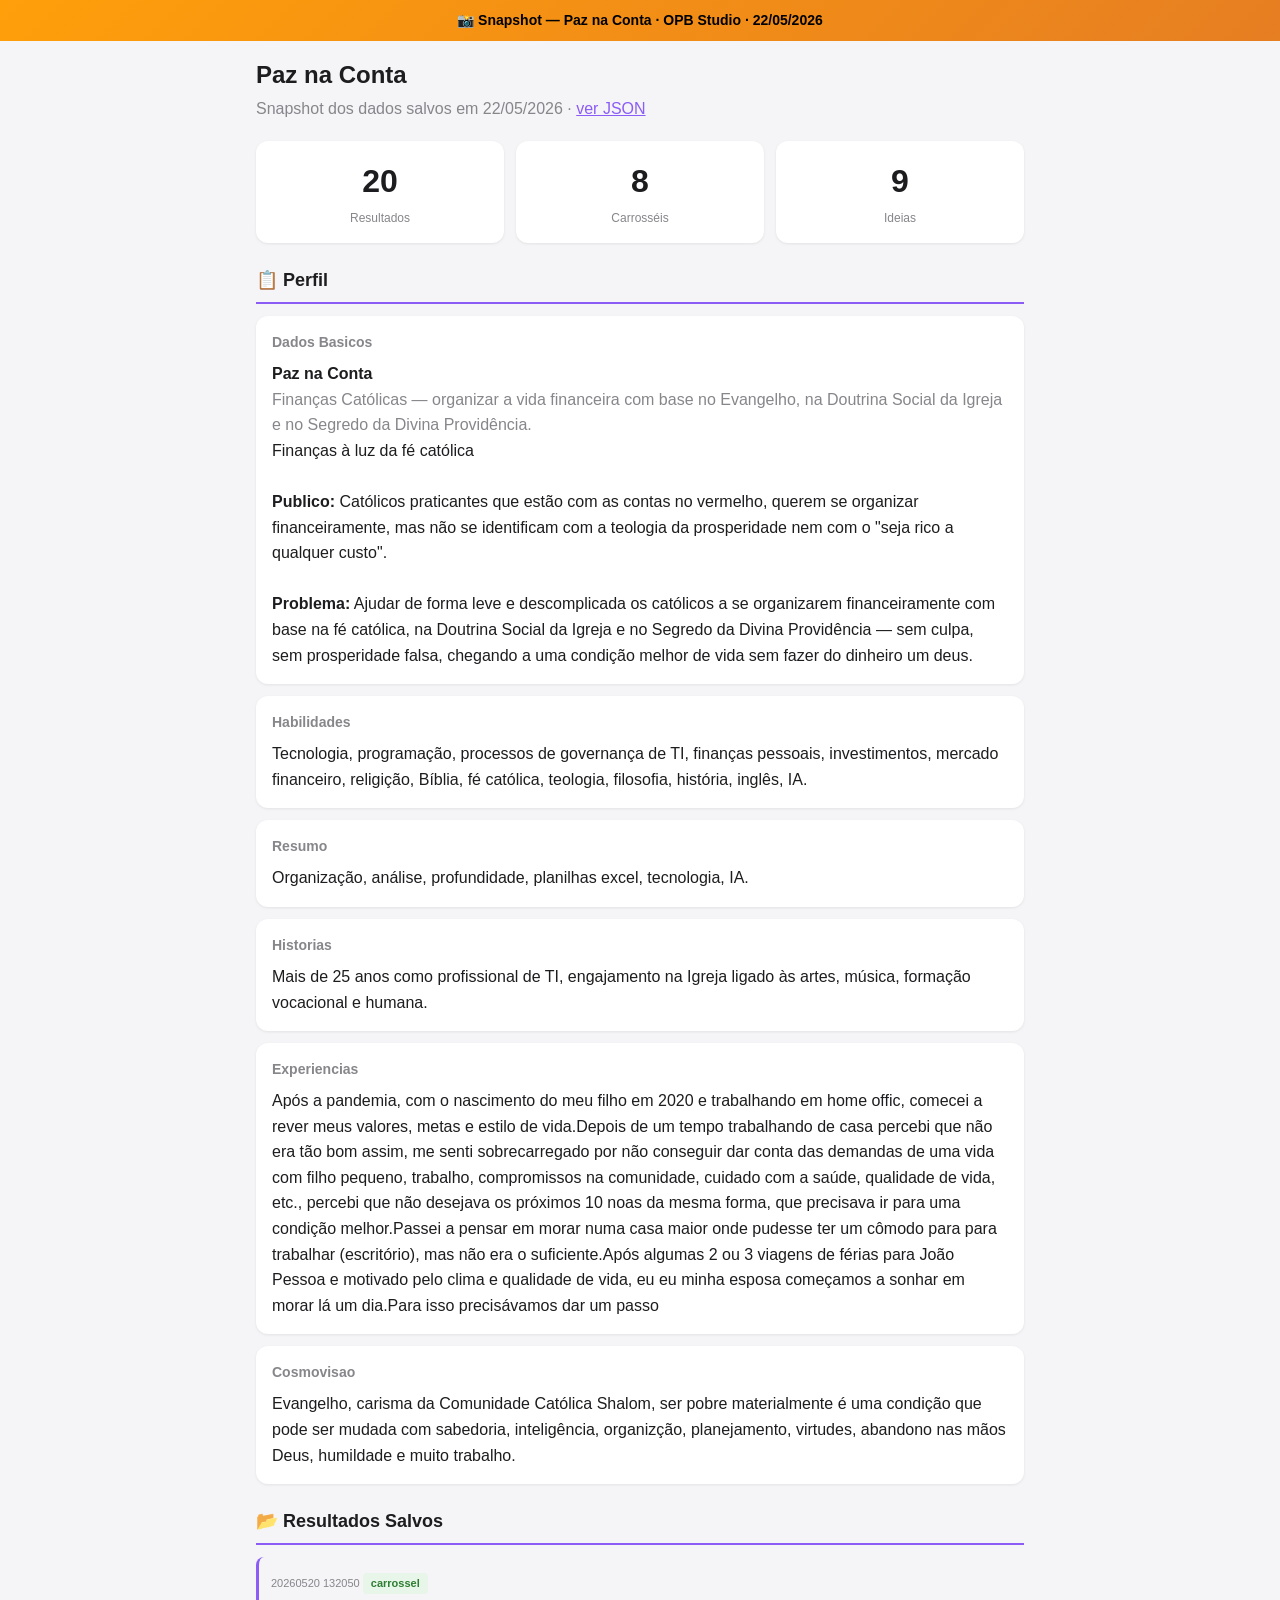
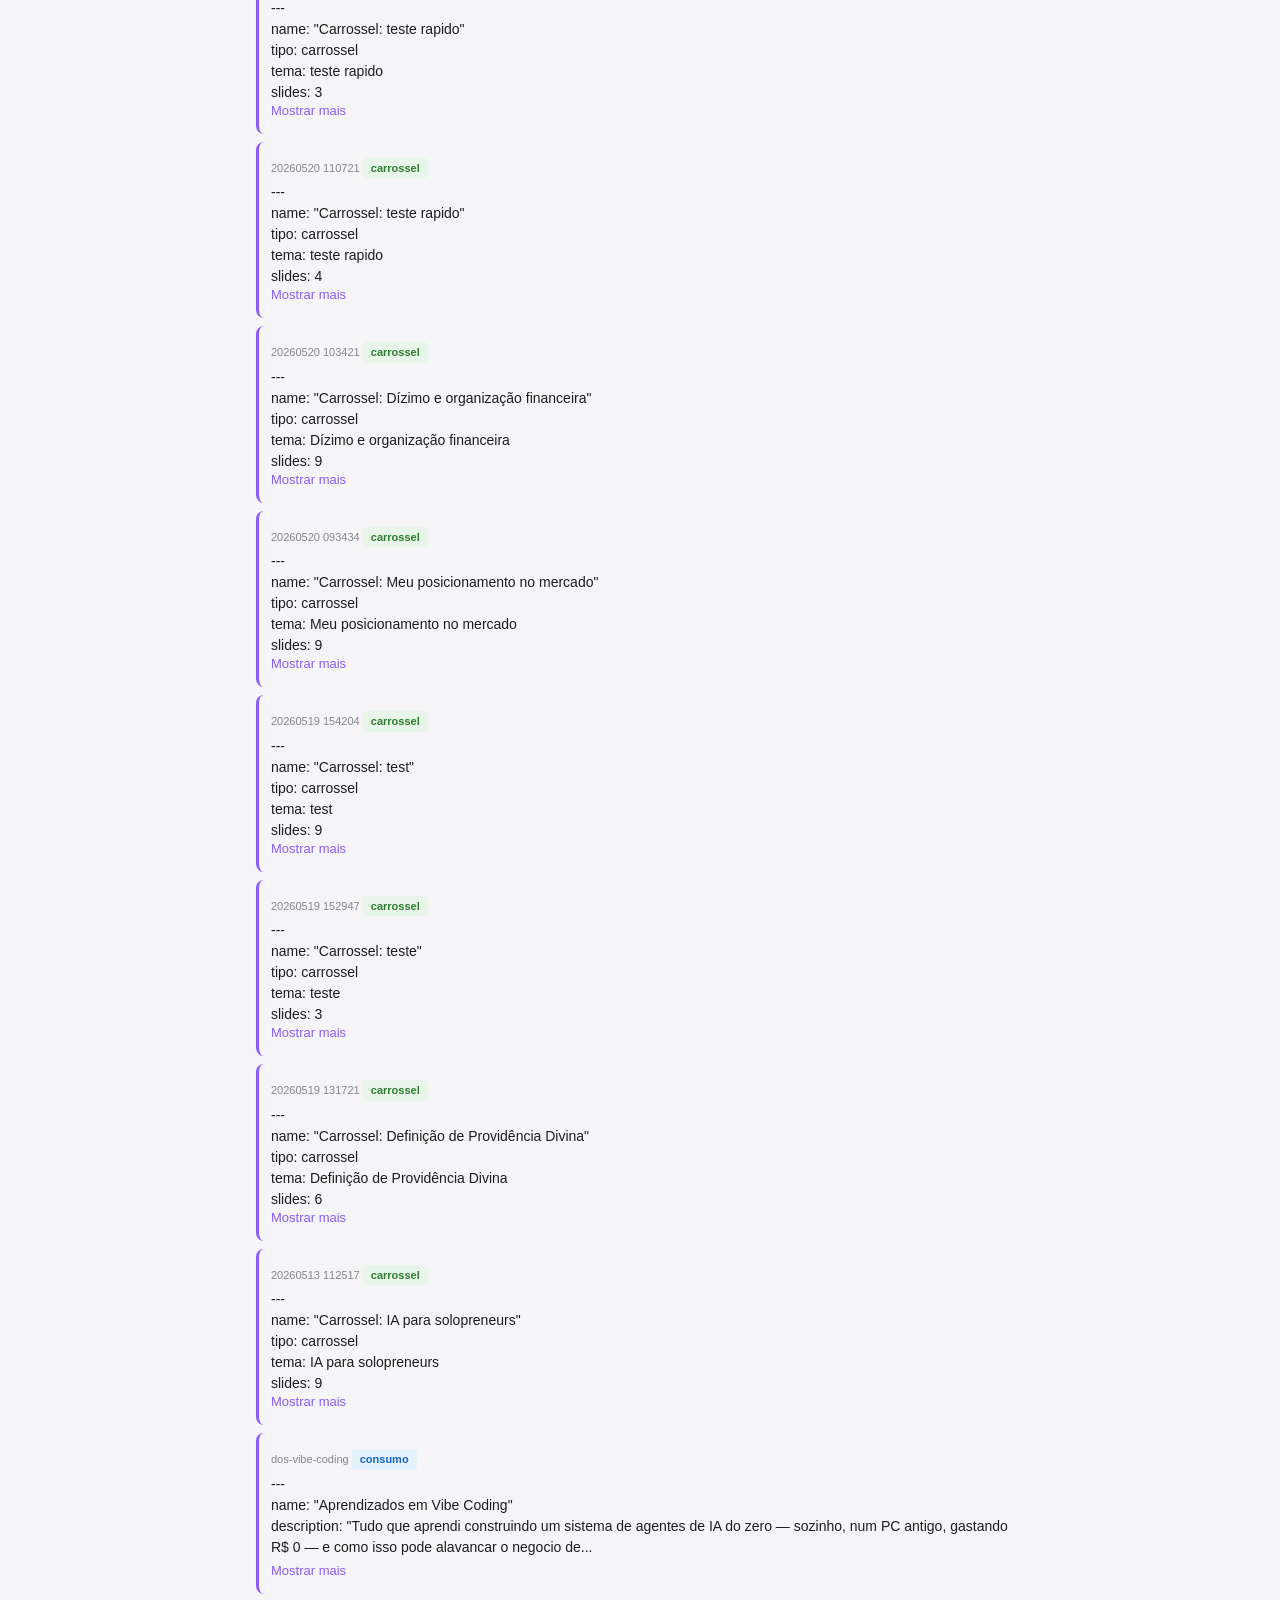
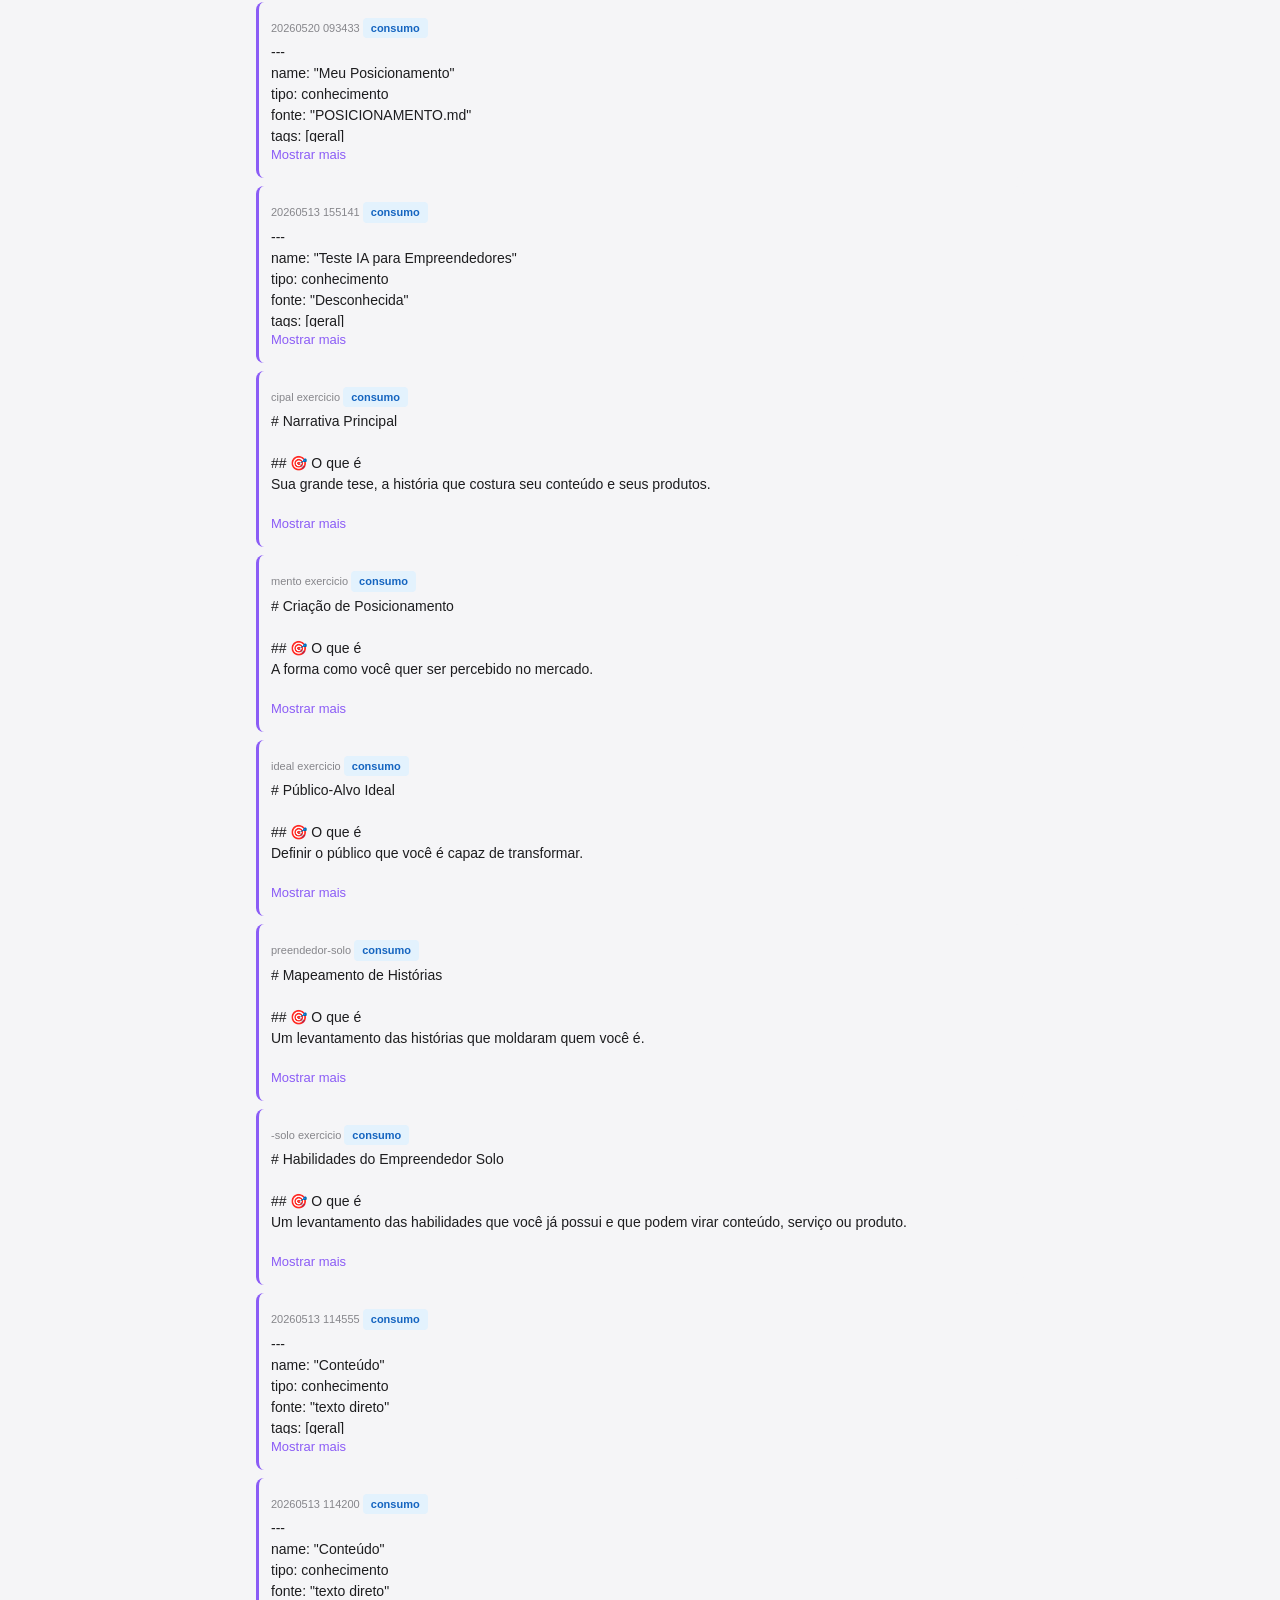
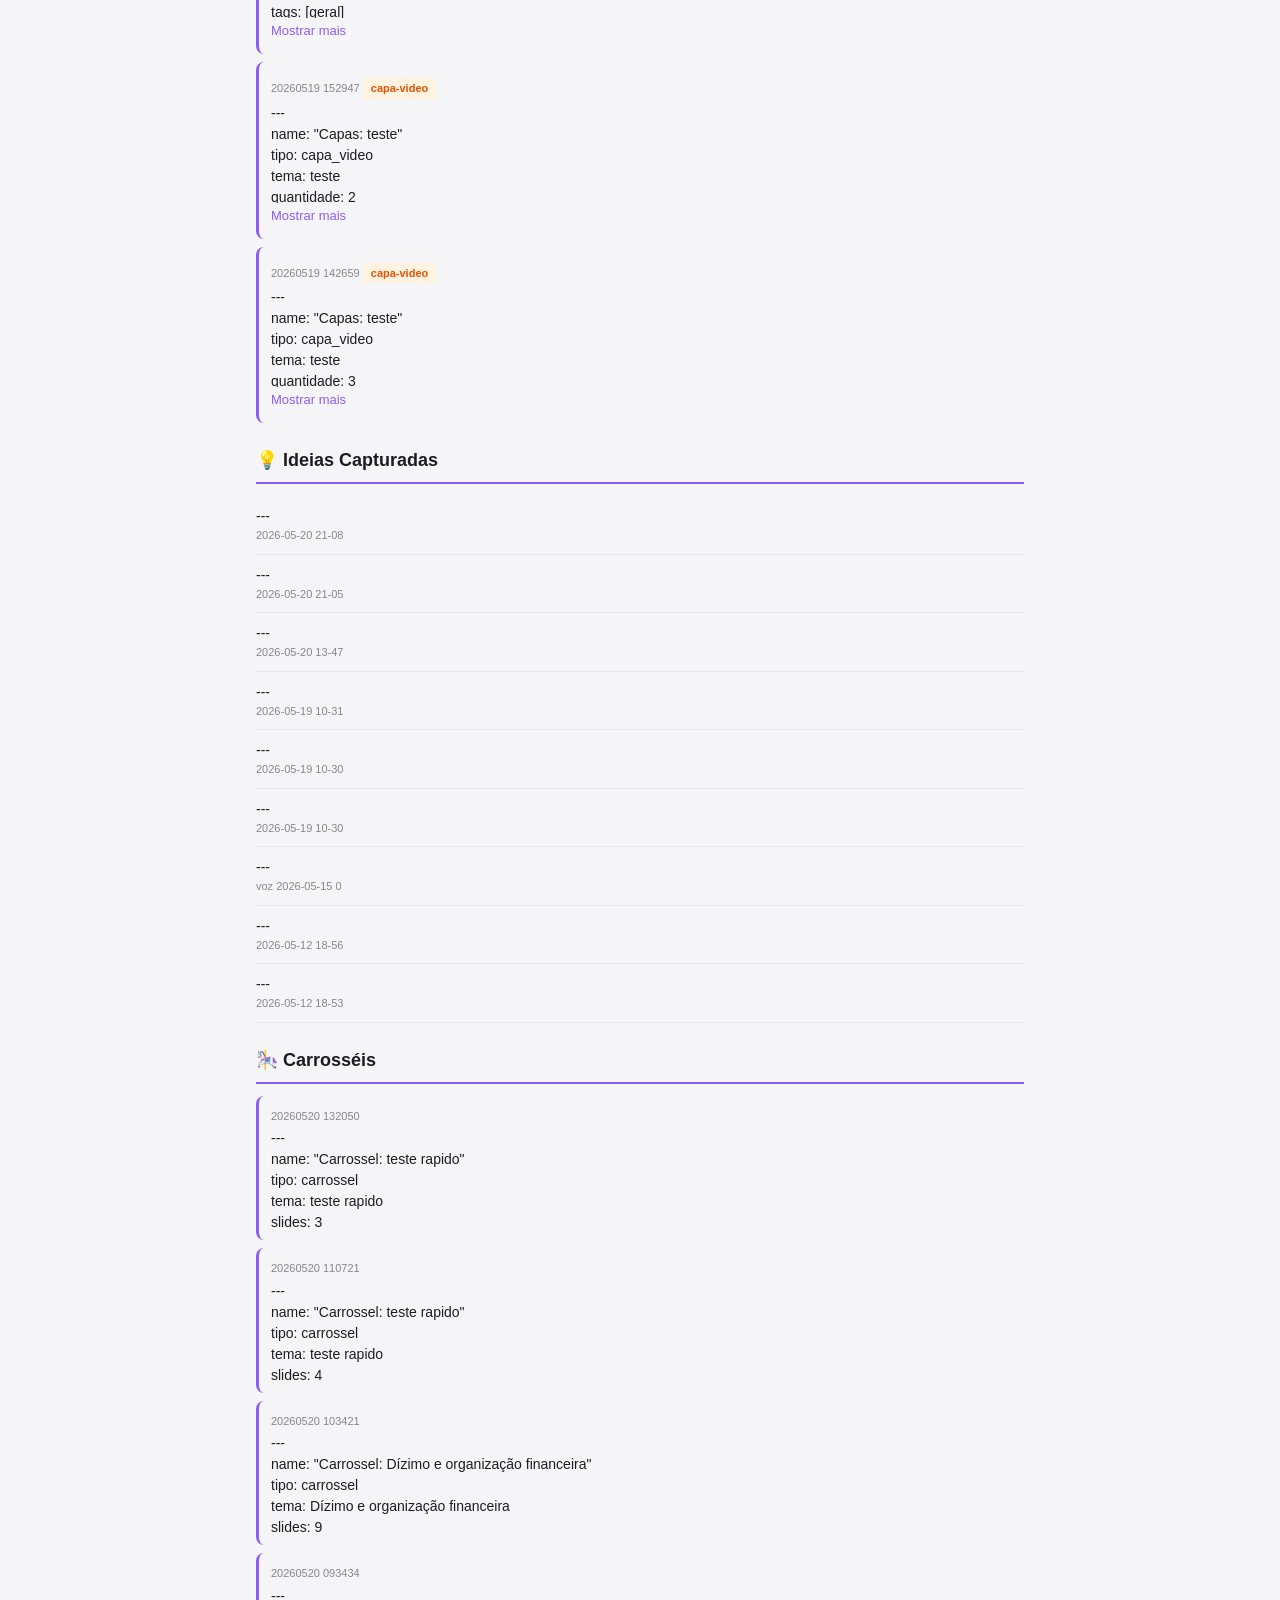
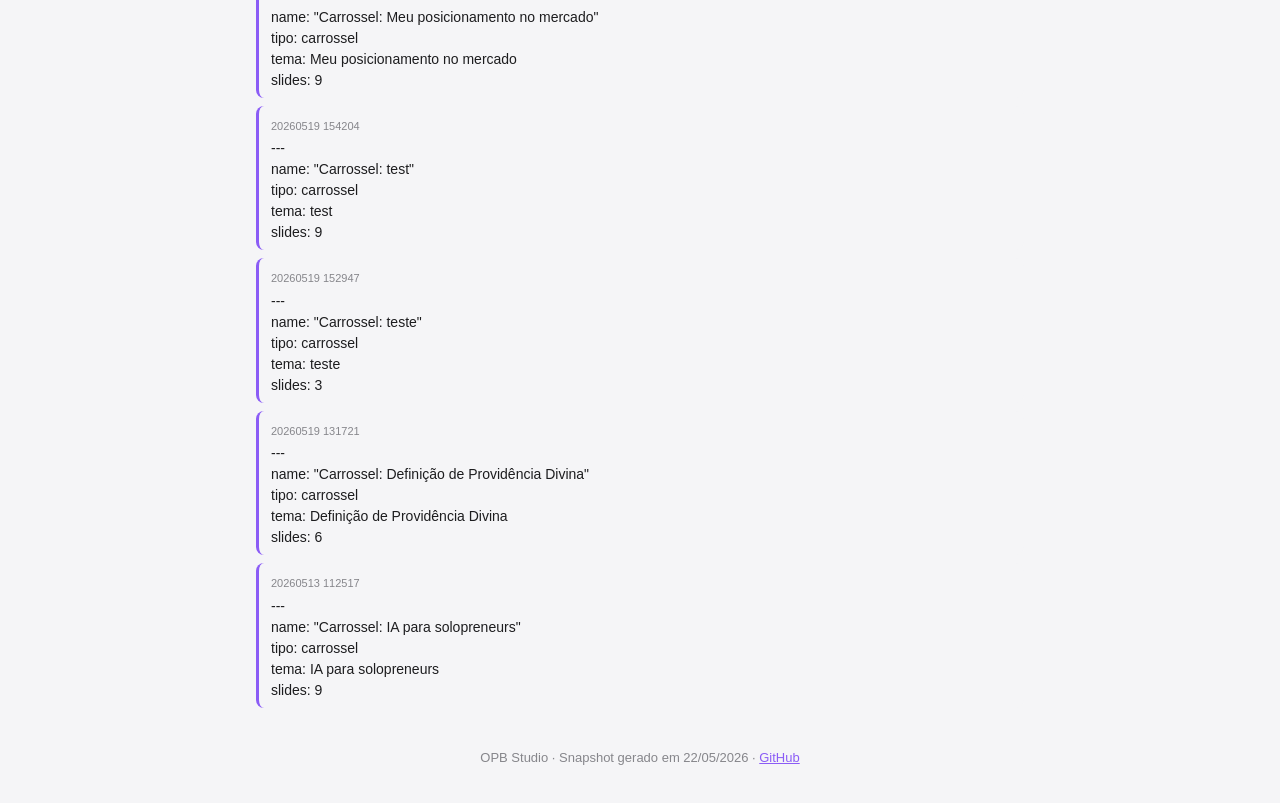
<file: cerebro/perfil-empreendedor-solo/snapshot.html>
<!DOCTYPE html>
<html lang="pt-BR">
<head>
<meta charset="UTF-8">
<meta name="viewport" content="width=device-width, initial-scale=1.0">
<title>OPB Snapshot — Paz na Conta</title>
<style>
*{margin:0;padding:0;box-sizing:border-box}
:root{--bg:#f5f5f7;--card:#fff;--text:#1d1d1f;--text2:#86868b;--border:#e5e5ea;--accent:#8b5cf6;--success:#34c759;--warning:#ff9f0a;--info:#5ac8fa;}
body{font-family:-apple-system,BlinkMacSystemFont,'Segoe UI',Roboto,sans-serif;background:var(--bg);color:var(--text);line-height:1.5}
.banner{background:linear-gradient(135deg,#ff9f0a,#e67e22);color:#000;padding:10px;text-align:center;font-size:14px;font-weight:600;position:sticky;top:0;z-index:100}
.banner a{color:#000}
.container{max-width:800px;margin:0 auto;padding:16px}
h1{font-size:24px;margin-bottom:4px}
h2{font-size:18px;margin:24px 0 12px;padding-bottom:8px;border-bottom:2px solid var(--accent)}
h3{font-size:15px;margin:16px 0 8px;color:var(--text2)}
.card{background:var(--card);border-radius:12px;padding:16px;margin-bottom:12px;box-shadow:0 1px 3px rgba(0,0,0,.08)}
.card-title{font-weight:600;font-size:14px;color:var(--text2);margin-bottom:8px}
.card-val{font-size:16px;line-height:1.6}
.stat-grid{display:grid;grid-template-columns:repeat(auto-fit,minmax(140px,1fr));gap:12px;margin-bottom:20px}
.stat-card{background:var(--card);border-radius:12px;padding:16px;text-align:center;box-shadow:0 1px 3px rgba(0,0,0,.08)}
.stat-num{font-size:32px;font-weight:700}
.stat-label{font-size:12px;color:var(--text2);margin-top:4px}
.result-item{padding:12px;background:var(--bg);border-radius:8px;margin-bottom:8px;border-left:3px solid var(--accent)}
.result-data{font-size:11px;color:var(--text2);margin-bottom:4px}
.result-texto{font-size:14px;white-space:pre-wrap;max-height:100px;overflow:hidden}
.result-tag{display:inline-block;padding:2px 8px;border-radius:4px;font-size:11px;font-weight:600;margin-top:4px}
.tag-carrossel{background:#e8f5e9;color:#2e7d32}
.tag-consumo{background:#e3f2fd;color:#1565c0}
.tag-capa-video{background:#fff3e0;color:#e65100}
.ideia-item{padding:10px 0;border-bottom:1px solid var(--border);font-size:14px}
.ideia-data{font-size:11px;color:var(--text2)}
.expand-btn{background:none;border:none;color:var(--accent);cursor:pointer;font-size:13px;padding:4px 0}
.expand-btn:hover{text-decoration:underline}
@media(prefers-color-scheme:dark){
:root{--bg:#1c1c1e;--card:#2c2c2e;--text:#f5f5f7;--text2:#98989d;--border:#38383a}
.result-item{background:#1c1c1e}
}
</style>
</head>
<body>
<div class="banner">📸 <strong>Snapshot</strong> — Paz na Conta · OPB Studio · 22/05/2026</div>
<div class="container">

<h1>Paz na Conta</h1>
<p style="color:var(--text2);margin-bottom:20px">Snapshot dos dados salvos em 22/05/2026 · <a href="#" style="color:var(--accent)" onclick="document.getElementById('raw').style.display=document.getElementById('raw').style.display==='none'?'block':'none'">ver JSON</a></p>

<div class="stat-grid">
<div class="stat-card"><div class="stat-num">20</div><div class="stat-label">Resultados</div></div>
<div class="stat-card"><div class="stat-num">8</div><div class="stat-label">Carrosséis</div></div>
<div class="stat-card"><div class="stat-num">9</div><div class="stat-label">Ideias</div></div>
</div>

<script id="snapshot-data" type="application/json">{
"perfil":{"basico": {"nome": "Paz na Conta", "tagline": "Finanças à luz da fé católica", "nome publico": "Ingrid e Cleiton", "nicho": "Finanças Católicas — organizar a vida financeira com base no Evangelho, na Doutrina Social da Igreja e no Segredo da Divina Providência.", "publico alvo": "Católicos praticantes que estão com as contas no vermelho, querem se organizar financeiramente, mas não se identificam com a teologia da prosperidade nem com o \"seja rico a qualquer custo\".", "problema": "Ajudar de forma leve e descomplicada os católicos a se organizarem financeiramente com base na fé católica, na Doutrina Social da Igreja e no Segredo da Divina Providência — sem culpa, sem prosperidade falsa, chegando a uma condição melhor de vida sem fazer do dinheiro um deus."}, "habilidades": {"habilidades": "Tecnologia, programação, processos de governança de TI, finanças pessoais, investimentos, mercado financeiro, religição, Bíblia, fé católica, teologia, filosofia, história, inglês, IA.", "resumo": "Organização, análise, profundidade, planilhas excel, tecnologia, IA."}, "historias": {"historia": "Mais de 25 anos como profissional de TI, engajamento na Igreja ligado às artes, música, formação vocacional e humana.", "experiencias": "Após a pandemia, com o nascimento do meu filho em 2020 e trabalhando em home offic, comecei a rever meus valores, metas e estilo de vida.Depois de um tempo trabalhando de casa percebi que não era tão bom assim, me senti sobrecarregado por não conseguir dar conta das demandas de uma vida com filho pequeno, trabalho, compromissos na comunidade, cuidado com a saúde, qualidade de vida, etc., percebi que não desejava os próximos 10 noas da mesma forma, que precisava ir para uma condição melhor.Passei a pensar em morar numa casa maior onde pudesse ter um cômodo para para trabalhar (escritório), mas não era o suficiente.Após algumas 2 ou 3 viagens de férias para João Pessoa e motivado pelo clima e qualidade de vida, eu eu minha esposa começamos a sonhar em morar lá um dia.Para isso precisávamos dar um passo"}, "cosmovisao": {"valores": "Evangelho, carisma da Comunidade Católica Shalom, ser pobre materialmente é uma condição que pode ser mudada com sabedoria, inteligência, organizção, planejamento, virtudes, abandono nas mãos Deus, humildade e muito trabalho."}, "publico": {"1. perfis possíveis": "_Liste 3–5 perfis que você poderia ajudar:_| # | Perfil | Dor Principal | Nível de Dor (1-5) | ⭐ ||---|--------|--------------|:-------------------:|:--:|| 1 |        |              |                     |    || 2 |        |              |                     |    || 3 |        |              |                     |    || 4 |        |              |                     |    || 5 |        |              |                     |    |---", "2. meu público escolhido": "> **⭐ Perfil escolhido:** _______________### Descrição detalhada:- **Idade:** _______________- **Gênero:** _______________- **Profissão/Segmento:** _______________- **Nível de conhecimento:** _______________- **Maior dor/desafio:** _______________- **Onde está online (redes/platforms):** _______________- **O que já tentou e não funcionou:** _______________- **Medo principal:** _______________- **Desejo principal:** _______________---", "3. frase oficial": "> **\"Eu ajudo [QUEM] a conquistar [O QUÊ], mesmo que [OBSTÁCULO].\"**### Minha frase:\"Eu ajudo _______________ a conquistar _______________, mesmo que _______________.\"### Variações adicionais:- Versão curta: _______________- Versão longa: _______________- Em inglês: _______________---", "4. consequência de não agir": "> O que acontece se meu público **não** resolver esse problema?_______________", "5. consequência de agir": "> O que muda na vida do meu público quando ele aplica o que ensino?_______________", "6. conexão com o conteúdo": "| Tipo de Conteúdo | Frequência Ideal | Tom | Formato Preferido ||-----------------|-----------------|-----|-------------------|| Posts Instagram |               |     | Carrossel/Reel    || Stories          |               |     | Vídeo/texto       || Lives            |               |     | Entrevista/solo   || E-mail           |               |     | Newsletter        || Blog/artigo      |               |     | Longo/curto       |---", "7. linguagem e tom para este público": "- **Vocabulário que meu público usa:** _______________- **Palavras que evito:** _______________- **Referências culturais que conectam:** _______________- **Nível de formalidade:** [ ] Muito formal [ ] Formal [ ] Casual [ ] Muito casual---", "8. validação": "> Como vou saber que acertei meu público?- [ ] Comentários e mensagens mostram identificação- [ ] Taxa de engajamento acima da média- [ ] Pessoas perguntam se ofereço serviço/produto- [ ] Recebo depoimentos espontâneos- [ ] Meu conteúdo é compartilhado naturalmente---", "✅ próximos passos": "- [ ] Preencher perfis possíveis- [ ] Escolher o público principal- [ ] Escrever a frase oficial- [ ] Enviar para Agente de Consumo: `python main.py \"<conteúdo>\" completo \"Meu Público-Alvo Ideal\"`- [ ] Atualizar `quem-sou.md` com público-alvo- [ ] Gerar carrossel: `python ../carrossel/main.py \"Como encontrar meu público-alvo ideal\"`---_Template criado para o OPB Sistema__Last updated: 2026-05-14_"}, "posicionamento": {"1. análise de concorrentes": "_Estudar 5 concorrentes diretos ou indiretos no seu nicho:_| # | Concorrente | O que fazem bem | O que fazem mal | O que posso copiar | O que devo evitar ||---|------------|-----------------|----------------|-------------------|------------------|| 1 | **Mirna Borges** (@economirna) — YouTube 1.1M | Escala gigante, tom acessível, base bíblica sólida, produção profissional | Foco evangélico (não alcança católicos), conteúdo genérico demais, personalidade única (difícil replicar) | Linguagem simples para explicar finanças com fé | Virar \"cópia evangélica\" — manter identidade católica || 2 | **João Oliveira** (@euescolhimudar_) — Finanças para Cristãos | Mentor com livro na YouVersion, conteúdo consistente, comunidade engajada | Foco masculino, abordagem mais séria, pouco visual | Formato de mentoria, presença em múltiplas plataformas | Tom pesado ou moralista || 3 | **Audrey Barneche** (@audreybarneche) — Educ. Financeira Cristã | Pastora + assessora de investimentos, autoridade dupla, site profissional | Conteúdo disperso entre finanças e fé, falta nicho específico | Combinar fé + conhecimento técnico de investimentos | Ser genérica — focar num público só || 4 | **GPS Financeiro** (gpsfinanceiro.com) — Ana Sofia Bessa | Conteúdo estruturado, abordagem bíblica, boa presença digital | Concorrente indireto (Portugal), menos relevância no Brasil | Estrutura de conteúdo por módulos/temas | Cópia direta de layout/formato || 5 | **Thiago Mohallem** (@financasdoreino) — Finanças do Reino | Foco explícito em \"Reino de Deus\", conteúdo devocional financeiro | Baixo engajamento, produção irregular | Integrar teologia + finanças de forma prática | Ser devocional demais sem entregar utilidade || 6 | **Cristão Rico** (cristaorico.com.br) — 574K YouTube | Maior plataforma de finanças bíblicas do Brasil, aulas ao vivo, comunidade | Foco evangélico, apelo à prosperidade, conteúdo genérico | Estrutura de plataforma por assinatura (R$1.997/ano) | Cópia do modelo sem diferencial católico || 7 | **FinancasCore** (financascore.com.br) — App cristão | App com modo casal, alertas bíblicos, IA, R$9,90/mês | Concorrente direto (mesmo nicho), mas sem profundidade católica | Oferecer conteúdo + comunidade, não competir em app | Virar \"cópia de app\" || 8 | **Enriclass** (enriclass.com.br) — Plataforma cristã | 3 pilares (Natural, Emocional, Espiritual), foco em sair de dívidas | Sem diferencial católico, abordagem genérica | Método estruturado com fé | Ser genérico sem profundidade || 9 | **Matheus Machado** (@matheusfinancas) — Católico | Católico, educador financeiro, FGV/Ibmec/Oxford, UNIAPAC, livro editado | Concorrente católico direto, mas menor alcance | Credenciais acadêmicas + fé católica | Posicionamento institucional demais || 10 | **Eduardo Feldberg / Primo Pobre** (@eduardofeldberg / @primopobre) — 3.5M YouTube, 2.9M Instagram | Maior canal de finanças para pobres do mundo. Humor + linguagem simples. Best-seller \"Deixe de Ser Pobre\" (finalista Jabuti). Vencedor iBest. Cristão (teólogo). Sócio de 5 empresas. | Concorrente SECULAR (não é do nicho cristão). Mas o formato e a linguagem são os mais próximos do que queremos. | Nicho hiper-específico (\"para pobres\"), linguagem simples com humor, fé como pano de fundo sem ser pregação. | Copiar tom de humor sem ter naturalidade. |> **Observação:** A maioria dos concorrentes no nicho \"finanças cristãs\" no Brasil é evangélica. O diferencial católico com base na Doutrina Social da Igreja é um espaço vazio. Em fevereiro de 2026, o Vaticano lançou índices de ações católicos (Morningstar IOR), validando o tema institucionalmente.---", "2. meus desvios": "_O que eu NÃO quero fazer igual a eles:_| # | Concorrente | O que não quero copiar | Por quê ||---|------------|------------------------|---------|| 1 | Mirna Borges | Foco só em dinheiro como bênção individual, teologia da prosperidade disfarçada | DSI ensina que dinheiro deve servir ao bem comum, não é sinal de bênção divina || 2 | João Oliveira | Tom sério e pesado, conteúdo só para homens | Paz na Conta é leve, para casais e famílias || 3 | Audrey Barneche | Ser pastora + assessora — confunde autoridade espiritual com consultoria financeira | Queremos separar: fé dá os **valores**, finanças dá as **ferramentas** || 4 | Concorrentes evangélicos em geral | Ignorar a Doutrina Social da Igreja, documentos do Vaticano | DSI é o grande diferencial católico — Rerum Novarum, Centesimus Annus, Oeconomicae et pecuniariae || 5 | Thiago Mohallem | Conteúdo devocional sem aplicação prática | Toda dica financeira precisa ser acionável no dia seguinte |---", "3. meu ponto de vista único": "_O que eu acredito que ninguém mais está dizendo:_A pobreza material não é virtude — e a riqueza também não é sinal de bênção. O dinheiro é um instrumento que Deus nos dá para servir à família, à comunidade e ao Reino. Você pode (e deve) organizar suas finanças com excelência, sem perder a alma._Por que eu acredito nisso:_Porque a Doutrina Social da Igreja ensina que o trabalho dignifica, a poupança é prudência, o investimento éético deve gerar bem comum — e o desperdício, a usura e a ganância são pecados sociais. A mensagem católica sobre dinheiro é mais equilibrada que a teologia da prosperidade evangélica e mais espiritual que o \"seja rico\" secular._Como isso se diferencia do que já existe:_Concorrentes evangélicos pregam \"deus quer te ver rico\". Concorrentes seculares pregam \"independência financeira a qualquer custo\". Nós pregamos: **paz nas contas para servir melhor a Deus e aos outros**. É um meio-termo que só o catolicismo com base na DSI oferece.---", "4. minha frase de posicionamento": "> **Template:** \"Eu [ação] + [público] + [resultado], mesmo que [obstáculo].\"### Versão 1:\"Eu ajudo católicos endividados a organizar as finanças com base no Evangelho e na Doutrina Social da Igreja, mesmo que hoje a conta não feche.\"### Versão 2:\"Eu mostro que fé e dinheiro podem (e devem) andar juntos — sem culpa, sem prosperidade falsa, com organização real.\"### Versão 3:\"Eu ensino casais católicos a colocar paz nas contas e propósito no bolso, mesmo começando do zero.\"### Versão final escolhida:> \"**Ajudamos católicos a organizar as finanças com fé, sem culpa e sem prosperidade falsa — porque dinheiro bem administrado serve a Deus e ao próximo.**\"---", "5. pilares do meu posicionamento": "| Pilar | Descrição | Como aparece no conteúdo ||-------|-----------|--------------------------|| 1. Fé nas Finanças | Toda decisão financeira tem uma dimensão moral e espiritual. A DSI é o guia. | Posts sobre usura, juros, dízimo, oferta, consumo consciente, vocação do trabalho || 2. Organização Real | Métodos práticos e acionáveis para sair do vermelho, criar reserva e investir sem susto | Planilhas, desafios de 30 dias, rotinas de orçamento, dicas de corte de gastos || 3. Paz é o Norte | O objetivo não é ficar rico — é ter tranquilidade para viver bem e servir melhor | Conteúdo sobre equilíbrio, propósito, testemunhos, reflexões sobre dinheiro e felicidade |---", "6. prova de posicionamento": "> Como vou saber que meu posicionamento está funcionando?- [ ] Pessoas me descrevem com palavras-chave alinhadas- [ ] Meu conteúdo gera identificação imediata- [ ] Recebo propostas que combinam com meu posicionamento- [ ] Concorrentes começam a falar semelhante (sinal de que acertei)- [ ] Meu público defende meu ponto de vista---", "7. ativação do posicionamento": "_Onde aplicar meu posicionamento:_- [ ] Bio do Instagram- [ ] Bio do LinkedIn- [ ] Página \"Sobre mim\"- [ ] Assinatura de e-mail- [ ] Apresentação de propostas- [ ] Scripts de vendas- [ ] Conteúdo recorrente---", "✅ próximos passos": "- [x] Preencher análise de 5 concorrentes- [x] Definir desvios e diferenciais- [x] Escrever 3 versões da frase de posicionamento- [x] Escolher versão final- [x] Enviar para Agente de Consumo: `python main.py \"<conteúdo>\" completo \"Meu Posicionamento\"`- [x] Atualizar `quem-sou.md` com posicionamento final- [x] Gerar carrossel: `python ../carrossel/main.py \"Meu posicionamento no mercado\"`---_Template criado para o OPB Sistema__Last updated: 2026-05-20_"}, "narrativa": {"1. problema central": "> Qual é o problema **real** que você resolve?_Pense no nível mais profundo — não o sintoma, mas a raiz._**Problema superficial:** _______________**Problema real (raiz):** _______________**Como esse problema se manifesta na vida do seu público:**- _______________- _______________- _______________**Por que isso dói tanto:** _______________---", "2. minha verdade": "> Qual é a verdade que guia todo o seu trabalho?_Essa é a crença fundamental que diferencia você de todo mundo._**Minha verdade:** _______________**Por que eu acredito nisso:** _______________**Como essa verdade se reflete no meu dia a dia:** _______________---", "3. o inimigo comum": "> O que você combate?_Não precisa ser uma pessoa. Pode ser uma ideia, comportamento, mentalidade ou sistema._**Inimigo principal:** _______________**Por que ele é prejudicial:** _______________**Como ele se disfarça (parece inofensivo, mas não é):** _______________**Exemplos concretos do inimigo em ação:**- _______________- _______________---", "4. frase-mãe (tese)": "> Sua mensagem em uma frase poderosa.**Template:** \"**[Verdade] + [Método/Abordagem] + [Resultado Real]**\"### Versão 1:\"**_______________**\"### Versão 2:\"**_______________**\"### Versão 3:\"**_______________**\"### ✅ Versão final:> \"**_______________**\"---", "5. aplicação da narrativa": "| Aplicação | Como a narrativa aparece | Exemplo ||-----------|--------------------------|---------|| Bio do Instagram | | || Post fixo/capa | | || Assinatura de e-mail | | || Sobre mim / Site | | || Pitch de vendas | | || Intro de vídeos/reels | | || Headlines de carrossel | | |---", "6. consistência da narrativa": "> Verifique se sua narrativa está coerente em todos os pontos:- [ ] Minha bio reflete minha tese- [ ] Meus posts giram em torno do problema central- [ ] Minha oferta (produto/serviço) resolve o problema real- [ ] Meu tom de voz é consistente com minha verdade- [ ] Meu posicionamento se diferencia dos concorrentes---", "7. evolução da narrativa": "> Sua tese pode evoluir com o tempo. Registre as versões:| Data | Versão da Tese | O que mudou ||------|----------------|-------------||      |                |             ||      |                |             ||      |                |             |---", "✅ próximos passos": "- [ ] Preencher problema central (superficial + real)- [ ] Escrever minha verdade- [ ] Definir o inimigo comum- [ ] Criar 3 versões da frase-mãe- [ ] Escolher versão final- [ ] Enviar para Agente de Consumo: `python main.py \"<conteúdo>\" completo \"Minha Narrativa Principal\"`- [ ] Atualizar `quem-sou.md` com tese e narrativa- [ ] Gerar carrossel: `python ../carrossel/main.py \"Minha tese: a verdade que guia meu trabalho\"`---_Template criado para o OPB Sistema__Last updated: 2026-05-14_"}},
"resultados":[{"id": 1371122715071576450, "texto": "---\nname: \"Carrossel: teste rapido\"\ntipo: carrossel\ntema: teste rapido\nslides: 3\ndata: 2026-05-20\n---\n\n# 🎠 teste rapido\n\n> Carrossel para Instagram | 3 slides\n\n---\n\n## Slide 1/3 — [CAPA]\n\n**🎯 Título do slide:** 🚀 teste rapido\n\n**📝 Texto:**\n🔥 TESTE RAPIDO\n\nO que a fé católica tem a ver com isso? Tudo.\n\n**🎨 Sugestão visual:**\nTítulo grande em negrito, cor #FF6B6B como fundo, ícone relacionado ao tema\n\n---\n\n## Slide 2/3 — [PROBLEMA]\n\n**🎯 Título do slide:** O problema\n\n**📝 Texto:**\n❌ Católico também se endivida\n\nE não é falta de fé — é falta de organização à luz do que a Igreja ensina\n\n**🎨 Sugestão visual:**\nIcone de alerta, fundo #4ECDC4, texto em vermelho suave\n\n---\n\n## Slide 3/3 — [CAUSA]\n\n**🎯 Título do slide:** A causa raiz\n\n**📝 Texto:**\n🔍 A raiz do problema\n\nEsquecemos que o dinheiro deve servir, não governar (Fratelli Tutti)\n\n**🎨 Sugestão visual:**\nDiagrama de setas, cores neutras, ícone de lâmpada\n\n---\n\n---\n\n💡 **Dicas para montar no Canva/Figma:**\n- Use as cores da marca: #FF6B6B, #4ECDC4\n- Mantenha fonte legível (Montserrat Bold para título, Open Sans para corpo)\n- Cada slide deve ter no máximo 1 frase de destaque\n- Use o template \"Clean & Modern\" do Canva\n\n_Gerado pelo Agente Carrossel_\n", "tag": "carrossel", "data": "20260520 132050"}, {"id": 3548828427139393026, "texto": "---\nname: \"Carrossel: teste rapido\"\ntipo: carrossel\ntema: teste rapido\nslides: 4\ndata: 2026-05-20\n---\n\n# 🎠 teste rapido\n\n> Carrossel para Instagram | 4 slides\n\n---\n\n## Slide 1/4 — [CAPA]\n\n**🎯 Título do slide:** 🚀 teste rapido\n\n**📝 Texto:**\n🔥 TESTE RAPIDO\n\nO que a fé católica tem a ver com isso? Tudo.\n\n**🎨 Sugestão visual:**\nTítulo grande em negrito, cor #FF6B6B como fundo, ícone relacionado ao tema\n\n---\n\n## Slide 2/4 — [PROBLEMA]\n\n**🎯 Título do slide:** O problema\n\n**📝 Texto:**\n❌ Católico também se endivida\n\nE não é falta de fé — é falta de organização à luz do que a Igreja ensina\n\n**🎨 Sugestão visual:**\nIcone de alerta, fundo #4ECDC4, texto em vermelho suave\n\n---\n\n## Slide 3/4 — [CAUSA]\n\n**🎯 Título do slide:** A causa raiz\n\n**📝 Texto:**\n🔍 A raiz do problema\n\nEsquecemos que o dinheiro deve servir, não governar (Fratelli Tutti)\n\n**🎨 Sugestão visual:**\nDiagrama de setas, cores neutras, ícone de lâmpada\n\n---\n\n## Slide 4/4 — [SOLUCAO]\n\n**🎯 Título do slide:** A solução\n\n**📝 Texto:**\n✅ O caminho da paz nas contas\n\nOrganização + fé + DSI = tranquilidade real\n\n**🎨 Sugestão visual:**\nIcone de checkmark, fundo #FF6B6B, visual limpo\n\n---\n\n---\n\n💡 **Dicas para montar no Canva/Figma:**\n- Use as cores da marca: #FF6B6B, #4ECDC4\n- Mantenha fonte legível (Montserrat Bold para título, Open Sans para corpo)\n- Cada slide deve ter no máximo 1 frase de destaque\n- Use o template \"Clean & Modern\" do Canva\n\n_Gerado pelo Agente Carrossel_\n", "tag": "carrossel", "data": "20260520 110721"}, {"id": 5348191940694495991, "texto": "---\nname: \"Carrossel: Dízimo e organização financeira\"\ntipo: carrossel\ntema: Dízimo e organização financeira\nslides: 9\ndata: 2026-05-20\n---\n\n# 🎠 Dízimo e organização financeira\n\n> Carrossel para Instagram | 9 slides\n\n---\n\n## Slide 1/9 — [CAPA]\n\n**🎯 Título do slide:** 🚀 Dízimo e organização financeira\n\n**📝 Texto:**\n🔥 DÍZIMO E ORGANIZAÇÃO FINANCEIRA\n\nO que a fé católica tem a ver com isso? Tudo.\n\n**🎨 Sugestão visual:**\nTítulo grande em negrito, cor #FF6B6B como fundo, ícone relacionado ao tema\n\n---\n\n## Slide 2/9 — [PROBLEMA]\n\n**🎯 Título do slide:** O problema\n\n**📝 Texto:**\n❌ Católico também se endivida\n\nE não é falta de fé — é falta de organização à luz do que a Igreja ensina\n\n**🎨 Sugestão visual:**\nIcone de alerta, fundo #4ECDC4, texto em vermelho suave\n\n---\n\n## Slide 3/9 — [CAUSA]\n\n**🎯 Título do slide:** A causa raiz\n\n**📝 Texto:**\n🔍 A raiz do problema\n\nEsquecemos que o dinheiro deve servir, não governar (Fratelli Tutti)\n\n**🎨 Sugestão visual:**\nDiagrama de setas, cores neutras, ícone de lâmpada\n\n---\n\n## Slide 4/9 — [SOLUCAO]\n\n**🎯 Título do slide:** A solução\n\n**📝 Texto:**\n✅ O caminho da paz nas contas\n\nOrganização + fé + DSI = tranquilidade real\n\n**🎨 Sugestão visual:**\nIcone de checkmark, fundo #FF6B6B, visual limpo\n\n---\n\n## Slide 5/9 — [PASSO1]\n\n**🎯 Título do slide:** Passo 1\n\n**📝 Texto:**\n📌 1. Encare sem culpa\n\nDeus não te cobra juros. A culpa não ajuda — a ação sim.\n\n**🎨 Sugestão visual:**\nNúmero '1' grande, ícone de passo, cor #FF6B6B\n\n---\n\n## Slide 6/9 — [PASSO2]\n\n**🎯 Título do slide:** Passo 2\n\n**📝 Texto:**\n📌 2. Organize com propósito\n\nCada real tem um destino: servir a Deus, à família e ao próximo\n\n**🎨 Sugestão visual:**\nNúmero '2' grande, ícone de passo, cor #4ECDC4\n\n---\n\n## Slide 7/9 — [PASSO3]\n\n**🎯 Título do slide:** Passo 3\n\n**📝 Texto:**\n📌 3. Confie na Providência\n\nFaça a sua parte e abandone o resto nas mãos d'Ele\n\n**🎨 Sugestão visual:**\nNúmero '3' grande, ícone de passo, cor #FF6B6B\n\n---\n\n## Slide 8/9 — [RESULTADO]\n\n**🎯 Título do slide:** O resultado\n\n**📝 Texto:**\n🏆 O resultado não é riqueza\n\nÉ paz. É poder olhar pra conta e não desesperar. É servir melhor.\n\n**🎨 Sugestão visual:**\nIcone de troféu ou estrela, fundo gradiente\n\n---\n\n## Slide 9/9 — [CTA]\n\n**🎯 Título do slide:** Agora é contigo\n\n**📝 Texto:**\n💾 Salva pra ver depois\n\nCompartilha com alguém que precisa ouvir que fé e finanças podem (e devem) andar juntas\n\n**🎨 Sugestão visual:**\nBotão estilizado, cor #FF6B6B, seta ou emoji de ação\n\n---\n\n---\n\n💡 **Dicas para montar no Canva/Figma:**\n- Use as cores da marca: #FF6B6B, #4ECDC4\n- Mantenha fonte legível (Montserrat Bold para título, Open Sans para corpo)\n- Cada slide deve ter no máximo 1 frase de destaque\n- Use o template \"Clean & Modern\" do Canva\n\n_Gerado pelo Agente Carrossel_\n", "tag": "carrossel", "data": "20260520 103421"}, {"id": 1263806383920968019, "texto": "---\nname: \"Carrossel: Meu posicionamento no mercado\"\ntipo: carrossel\ntema: Meu posicionamento no mercado\nslides: 9\ndata: 2026-05-20\n---\n\n# 🎠 Meu posicionamento no mercado\n\n> Carrossel para Instagram | 9 slides\n\n---\n\n## Slide 1/9 — [CAPA]\n\n**🎯 Título do slide:** 🚀 Meu posicionamento no mercado\n\n**📝 Texto:**\n🔥 MEU POSICIONAMENTO NO MERCADO\n\nDireto, Inspirador, Sem jargões, Próximo como uma conversa de café: o que Empreendedores solitários e pequenos times que querem crescer sem burnout. precisam saber\n\n**🎨 Sugestão visual:**\nTítulo grande em negrito, cor #FF6B6B como fundo, ícone relacionado ao tema\n\n---\n\n## Slide 2/9 — [PROBLEMA]\n\n**🎯 Título do slide:** O problema\n\n**📝 Texto:**\n❌ Você sente essa dor?\n\nMuitos Empreendedores solitários e pequenos times que querem crescer sem burnout. enfrentam isso sem saber como resolver\n\n**🎨 Sugestão visual:**\nIcone de alerta, fundo #4ECDC4, texto em vermelho suave\n\n---\n\n## Slide 3/9 — [CAUSA]\n\n**🎯 Título do slide:** A causa raiz\n\n**📝 Texto:**\n🔍 A causa raiz\n\nCleiton Negreiros explica por que isso acontece\n\n**🎨 Sugestão visual:**\nDiagrama de setas, cores neutras, ícone de lâmpada\n\n---\n\n## Slide 4/9 — [SOLUCAO]\n\n**🎯 Título do slide:** A solução\n\n**📝 Texto:**\n✅ A solução na prática\n\nUma abordagem direta que funciona\n\n**🎨 Sugestão visual:**\nIcone de checkmark, fundo #FF6B6B, visual limpo\n\n---\n\n## Slide 5/9 — [PASSO1]\n\n**🎯 Título do slide:** Passo 1\n\n**📝 Texto:**\n📌 Passo 1:\n\nComece pelo essencial — Cleiton Negreiros mostra o primeiro passo\n\n**🎨 Sugestão visual:**\nNúmero '1' grande, ícone de passo, cor #FF6B6B\n\n---\n\n## Slide 6/9 — [PASSO2]\n\n**🎯 Título do slide:** Passo 2\n\n**📝 Texto:**\n📌 Passo 2:\n\nAgora aplique essa técnica que transforma\n\n**🎨 Sugestão visual:**\nNúmero '2' grande, ícone de passo, cor #4ECDC4\n\n---\n\n## Slide 7/9 — [PASSO3]\n\n**🎯 Título do slide:** Passo 3\n\n**📝 Texto:**\n📌 Passo 3:\n\nConsolide o resultado com consistência\n\n**🎨 Sugestão visual:**\nNúmero '3' grande, ícone de passo, cor #FF6B6B\n\n---\n\n## Slide 8/9 — [RESULTADO]\n\n**🎯 Título do slide:** O resultado\n\n**📝 Texto:**\n🏆 O resultado real\n\nTransformação mensurável para Empreendedores solitários e pequenos times que querem crescer sem burnout.\n\n**🎨 Sugestão visual:**\nIcone de troféu ou estrela, fundo gradiente\n\n---\n\n## Slide 9/9 — [CTA]\n\n**🎯 Título do slide:** Agora é contigo\n\n**📝 Texto:**\n💾 Salva esse post!\n\n📢 Compartilhe com outro Empreendedores solitários e pequenos times que querem crescer sem burnout. que precisa ver\n\n**🎨 Sugestão visual:**\nBotão estilizado, cor #FF6B6B, seta ou emoji de ação\n\n---\n\n---\n\n💡 **Dicas para montar no Canva/Figma:**\n- Use as cores da marca: #FF6B6B, #4ECDC4\n- Mantenha fonte legível (Montserrat Bold para título, Open Sans para corpo)\n- Cada slide deve ter no máximo 1 frase de destaque\n- Use o template \"Clean & Modern\" do Canva\n\n_Gerado pelo Agente Carrossel_\n", "tag": "carrossel", "data": "20260520 093434"}, {"id": 6262090134036365707, "texto": "---\nname: \"Carrossel: test\"\ntipo: carrossel\ntema: test\nslides: 9\ndata: 2026-05-19\n---\n\n# 🎠 test\n\n> Carrossel para Instagram | 9 slides\n\n---\n\n## Slide 1/9 — [CAPA]\n\n**🎯 Título do slide:** 🚀 test\n\n**📝 Texto:**\n🔥 TEST\n\nDireto, Inspirador, Sem jargões, Próximo como uma conversa de café: o que Empreendedores solitários e pequenos times que querem crescer sem burnout. precisam saber\n\n**🎨 Sugestão visual:**\nTítulo grande em negrito, cor #FF6B6B como fundo, ícone relacionado ao tema\n\n---\n\n## Slide 2/9 — [PROBLEMA]\n\n**🎯 Título do slide:** O problema\n\n**📝 Texto:**\n❌ Você sente essa dor?\n\nMuitos Empreendedores solitários e pequenos times que querem crescer sem burnout. enfrentam isso sem saber como resolver\n\n**🎨 Sugestão visual:**\nIcone de alerta, fundo #4ECDC4, texto em vermelho suave\n\n---\n\n## Slide 3/9 — [CAUSA]\n\n**🎯 Título do slide:** A causa raiz\n\n**📝 Texto:**\n🔍 A causa raiz\n\nCleiton Negreiros explica por que isso acontece\n\n**🎨 Sugestão visual:**\nDiagrama de setas, cores neutras, ícone de lâmpada\n\n---\n\n## Slide 4/9 — [SOLUCAO]\n\n**🎯 Título do slide:** A solução\n\n**📝 Texto:**\n✅ A solução na prática\n\nUma abordagem direta que funciona\n\n**🎨 Sugestão visual:**\nIcone de checkmark, fundo #FF6B6B, visual limpo\n\n---\n\n## Slide 5/9 — [PASSO1]\n\n**🎯 Título do slide:** Passo 1\n\n**📝 Texto:**\n📌 Passo 1:\n\nComece pelo essencial — Cleiton Negreiros mostra o primeiro passo\n\n**🎨 Sugestão visual:**\nNúmero '1' grande, ícone de passo, cor #FF6B6B\n\n---\n\n## Slide 6/9 — [PASSO2]\n\n**🎯 Título do slide:** Passo 2\n\n**📝 Texto:**\n📌 Passo 2:\n\nAgora aplique essa técnica que transforma\n\n**🎨 Sugestão visual:**\nNúmero '2' grande, ícone de passo, cor #4ECDC4\n\n---\n\n## Slide 7/9 — [PASSO3]\n\n**🎯 Título do slide:** Passo 3\n\n**📝 Texto:**\n📌 Passo 3:\n\nConsolide o resultado com consistência\n\n**🎨 Sugestão visual:**\nNúmero '3' grande, ícone de passo, cor #FF6B6B\n\n---\n\n## Slide 8/9 — [RESULTADO]\n\n**🎯 Título do slide:** O resultado\n\n**📝 Texto:**\n🏆 O resultado real\n\nTransformação mensurável para Empreendedores solitários e pequenos times que querem crescer sem burnout.\n\n**🎨 Sugestão visual:**\nIcone de troféu ou estrela, fundo gradiente\n\n---\n\n## Slide 9/9 — [CTA]\n\n**🎯 Título do slide:** Agora é contigo\n\n**📝 Texto:**\n💾 Salva esse post!\n\n📢 Compartilhe com outro Empreendedores solitários e pequenos times que querem crescer sem burnout. que precisa ver\n\n**🎨 Sugestão visual:**\nBotão estilizado, cor #FF6B6B, seta ou emoji de ação\n\n---\n\n---\n\n💡 **Dicas para montar no Canva/Figma:**\n- Use as cores da marca: #FF6B6B, #4ECDC4\n- Mantenha fonte legível (Montserrat Bold para título, Open Sans para corpo)\n- Cada slide deve ter no máximo 1 frase de destaque\n- Use o template \"Clean & Modern\" do Canva\n\n_Gerado pelo Agente Carrossel_\n", "tag": "carrossel", "data": "20260519 154204"}, {"id": 244841365570953477, "texto": "---\nname: \"Carrossel: teste\"\ntipo: carrossel\ntema: teste\nslides: 3\ndata: 2026-05-19\n---\n\n# 🎠 teste\n\n> Carrossel para Instagram | 3 slides\n\n---\n\n## Slide 1/3 — [CAPA]\n\n**🎯 Título do slide:** 🚀 teste\n\n**📝 Texto:**\n🔥 TESTE\n\nDireto, Inspirador, Sem jargões, Próximo como uma conversa de café: o que Empreendedores solitários e pequenos times que querem crescer sem burnout. precisam saber\n\n**🎨 Sugestão visual:**\nTítulo grande em negrito, cor #FF6B6B como fundo, ícone relacionado ao tema\n\n---\n\n## Slide 2/3 — [PROBLEMA]\n\n**🎯 Título do slide:** O problema\n\n**📝 Texto:**\n❌ Você sente essa dor?\n\nMuitos Empreendedores solitários e pequenos times que querem crescer sem burnout. enfrentam isso sem saber como resolver\n\n**🎨 Sugestão visual:**\nIcone de alerta, fundo #4ECDC4, texto em vermelho suave\n\n---\n\n## Slide 3/3 — [CAUSA]\n\n**🎯 Título do slide:** A causa raiz\n\n**📝 Texto:**\n🔍 A causa raiz\n\nCleiton Negreiros explica por que isso acontece\n\n**🎨 Sugestão visual:**\nDiagrama de setas, cores neutras, ícone de lâmpada\n\n---\n\n---\n\n💡 **Dicas para montar no Canva/Figma:**\n- Use as cores da marca: #FF6B6B, #4ECDC4\n- Mantenha fonte legível (Montserrat Bold para título, Open Sans para corpo)\n- Cada slide deve ter no máximo 1 frase de destaque\n- Use o template \"Clean & Modern\" do Canva\n\n_Gerado pelo Agente Carrossel_\n", "tag": "carrossel", "data": "20260519 152947"}, {"id": 1221068900920005173, "texto": "---\nname: \"Carrossel: Definição de Providência Divina\"\ntipo: carrossel\ntema: Definição de Providência Divina\nslides: 6\ndata: 2026-05-19\n---\n\n# 🎠 Definição de Providência Divina\n\n> Carrossel para Instagram | 6 slides\n\n---\n\n## Slide 1/6 — [CAPA]\n\n**🎯 Título do slide:** 🤔 Definição de Providência Divina\n\n**📝 Texto:**\n🔥 DEFINIÇÃO DE PROVIDÊNCIA DIVINA\n\nTransformação começa aqui\n\n**🎨 Sugestão visual:**\nTítulo grande em negrito, cor #FF6B6B como fundo, ícone relacionado ao tema\n\n---\n\n## Slide 2/6 — [CONTEXTO]\n\n**🎯 Título do slide:** Sobre esse assunto...\n\n**📝 Texto:**\n📋 Antes de tudo, o contexto:\n\nEntenda o cenário completo\n\n**🎨 Sugestão visual:**\nÍcones de contexto, mapa mental, visual informativo\n\n---\n\n## Slide 3/6 — [OPINIAO]\n\n**🎯 Título do slide:** Minha opinião\n\n**📝 Texto:**\n🔥 Na minha opinião...\n\nPosicionamento claro sobre esse tema\n\n**🎨 Sugestão visual:**\nTexto grande em destaque, cor forte\n\n---\n\n## Slide 4/6 — [POLEMICA]\n\n**🎯 Título do slide:** O que muita gente erra\n\n**📝 Texto:**\n⚠️ Isso que ninguém te conta:\n\nA verdade sobre o assunto\n\n**🎨 Sugestão visual:**\nX vermelho, contraste forte, visual ousado\n\n---\n\n## Slide 5/6 — [DICA]\n\n**🎯 Título do slide:** A dica de ouro\n\n**📝 Texto:**\n💎 A dica que mudou tudo:\n\nUm insight que poucos dominam\n\n**🎨 Sugestão visual:**\nIcone de💎, fundo premium, texto elegante\n\n---\n\n## Slide 6/6 — [CTA]\n\n**🎯 Título do slide:** Concorda? Comenta!\n\n**📝 Texto:**\n💾 Salva esse post!\n\n📢 Compartilhe com alguém que precisa ver isso\n\n**🎨 Sugestão visual:**\nBotão estilizado, cor #FF6B6B, seta ou emoji de ação\n\n---\n\n---\n\n💡 **Dicas para montar no Canva/Figma:**\n- Use as cores da marca: #FF6B6B, #4ECDC4\n- Mantenha fonte legível (Montserrat Bold para título, Open Sans para corpo)\n- Cada slide deve ter no máximo 1 frase de destaque\n- Use o template \"Clean & Modern\" do Canva\n\n_Gerado pelo Agente Carrossel_\n", "tag": "carrossel", "data": "20260519 131721"}, {"id": 1798505255377636164, "texto": "---\nname: \"Carrossel: IA para solopreneurs\"\ntipo: carrossel\ntema: IA para solopreneurs\nslides: 9\ndata: 2026-05-13\n---\n\n# 🎠 IA para solopreneurs\n\n> Carrossel para Instagram | 9 slides\n\n---\n\n## Slide 1/9 — [CAPA]\n\n**🎯 Título do slide:** 🚀 IA para solopreneurs\n\n**📝 Texto:**\n💬 PERGUNTA PARA VOCÊ:\n\nIA para solopreneurs\n\nComo você costuma lidar com isso?\nQue estratégia tem funcionado melhor para você?\n\nCompartilhe sua experiência nos comentários - vamos aprender juntos! 👇\n\n#comunidade #troca #crescimento\n\n**🎨 Sugestão visual:**\nTítulo grande em negrito, cor #FF6B6B como fundo, ícone relacionado ao tema\n\n---\n\n## Slide 2/9 — [PROBLEMA]\n\n**🎯 Título do slide:** O problema\n\n**📝 Texto:**\n💬 PERGUNTA PARA VOCÊ:\n\nIA para solopreneurs\n\nComo você costuma lidar com isso?\nQue estratégia tem funcionado melhor para você?\n\nCompartilhe sua experiência nos comentários - vamos aprender juntos! 👇\n\n#comunidade #troca #crescimento\n\n**🎨 Sugestão visual:**\nIcone de alerta, fundo #4ECDC4, texto em vermelho suave\n\n---\n\n## Slide 3/9 — [CAUSA]\n\n**🎯 Título do slide:** A causa raiz\n\n**📝 Texto:**\n💬 PERGUNTA PARA VOCÊ:\n\nIA para solopreneurs\n\nComo você costuma lidar com isso?\nQue estratégia tem funcionado melhor para você?\n\nCompartilhe sua experiência nos comentários - vamos aprender juntos! 👇\n\n#comunidade #troca #crescimento\n\n**🎨 Sugestão visual:**\nDiagrama de setas, cores neutras, ícone de lâmpada\n\n---\n\n## Slide 4/9 — [SOLUCAO]\n\n**🎯 Título do slide:** A solução\n\n**📝 Texto:**\n💬 PERGUNTA PARA VOCÊ:\n\nIA para solopreneurs\n\nComo você costuma lidar com isso?\nQue estratégia tem funcionado melhor para você?\n\nCompartilhe sua experiência nos comentários - vamos aprender juntos! 👇\n\n#comunidade #troca #crescimento\n\n**🎨 Sugestão visual:**\nIcone de checkmark, fundo #FF6B6B, visual limpo\n\n---\n\n## Slide 5/9 — [PASSO1]\n\n**🎯 Título do slide:** Passo 1\n\n**📝 Texto:**\n💬 PERGUNTA PARA VOCÊ:\n\nIA para solopreneurs\n\nComo você costuma lidar com isso?\nQue estratégia tem funcionado melhor para você?\n\nCompartilhe sua experiência nos comentários - vamos aprender juntos! 👇\n\n#comunidade #troca #crescimento\n\n**🎨 Sugestão visual:**\nNúmero '1' grande, ícone de passo, cor #FF6B6B\n\n---\n\n## Slide 6/9 — [PASSO2]\n\n**🎯 Título do slide:** Passo 2\n\n**📝 Texto:**\n💬 PERGUNTA PARA VOCÊ:\n\nIA para solopreneurs\n\nComo você costuma lidar com isso?\nQue estratégia tem funcionado melhor para você?\n\nCompartilhe sua experiência nos comentários - vamos aprender juntos! 👇\n\n#comunidade #troca #crescimento\n\n**🎨 Sugestão visual:**\nNúmero '2' grande, ícone de passo, cor #4ECDC4\n\n---\n\n## Slide 7/9 — [PASSO3]\n\n**🎯 Título do slide:** Passo 3\n\n**📝 Texto:**\n💬 PERGUNTA PARA VOCÊ:\n\nIA para solopreneurs\n\nComo você costuma lidar com isso?\nQue estratégia tem funcionado melhor para você?\n\nCompartilhe sua experiência nos comentários - vamos aprender juntos! 👇\n\n#comunidade #troca #crescimento\n\n**🎨 Sugestão visual:**\nNúmero '3' grande, ícone de passo, cor #FF6B6B\n\n---\n\n## Slide 8/9 — [RESULTADO]\n\n**🎯 Título do slide:** O resultado\n\n**📝 Texto:**\n💬 PERGUNTA PA", "tag": "carrossel", "data": "20260513 112517"}, {"id": 6929328899313340557, "texto": "---\nname: \"Aprendizados em Vibe Coding\"\ndescription: \"Tudo que aprendi construindo um sistema de agentes de IA do zero — sozinho, num PC antigo, gastando R$ 0 — e como isso pode alavancar o negocio de qualquer empreendedor solo\"\ntipo: conhecimento\ndata: 2026-05-23\nstatus: publicado\ntags: [vibe-coding, aprendizado, stack, IA, LLM, empreendedor-solo, PC-antigo, zero-custo]\n---\n\n# Aprendizados em Vibe Coding\n\n> Como construi um sistema operacional de negocios com 20+ agentes de IA — sozinho, num notebook Acer 2012 com 8GB RAM, gastando R$ 0 em assinaturas. E como voce pode fazer o mesmo.\n\n---\n\n## Indice\n\n1. [O que e Vibe Coding?](#1-o-que-e-vibe-coding)\n2. [Stack Completa](#2-stack-completa)\n3. [O Setup: PC Antigo de 8GB](#3-o-setup-pc-antigo-de-8gb)\n4. [O Que Foi Construido](#4-o-que-foi-construido)\n5. [Custo Zero: Como Foi Possivel](#5-custo-zero-como-foi-possivel)\n6. [Arquitetura do Sistema](#6-arquitetura-do-sistema)\n7. [Licoes Aprendidas](#7-licoes-aprendidas)\n8. [Para o Empreendedor Solo](#8-para-o-empreendedor-solo)\n9. [Posts Prontos para Redes Sociais](#9-posts-prontos-para-redes-sociais)\n\n---\n\n## 1. O que e Vibe Coding\n\nVibe Coding e o termo cunhado por Andrej Karpathy (ex-OpenAI/Tesla) para descrever um novo paradigma de programacao: **voce nao escreve codigo linha por linha — voce conversa com uma IA que escreve para voce.**\n\nNa pratica funciona assim:\n\n1. Voce tem uma ideia (\"quero um agente que transcreva videos do YouTube\")\n2. Voce descreve para a IA (Claude, ChatGPT, etc.)\n3. A IA gera o codigo completo\n4. Voce testa, pede ajustes, refina\n5. Em horas, nao dias, voce tem um sistema funcional\n\nNao e substituir o programador — e **aumentar** o empreendedor. O que antes exigia uma equipe de devs agora cabe numa conversa.\n\n### Por que isso e revolucionario para o solopreneur\n\n- Uma pessoa pode construir o que antes exigia 3-5 desenvolvedores\n- O custo de desenvolvimento cai de R$ 50k para R$ 0 (se voce usa IA local)\n- O tempo de idea para prototipo cai de meses para dias\n- Voce nao precisa saber programar — precisa saber **o que quer**\n\n---\n\n## 2. Stack Completa\n\n### Inteligencia Artificial\n\n| Componente | Tecnologia | Custo | Funcao |\n|------------|-----------|-------|--------|\n| Modelo LLM local | **Ollama + Tinyllama** (637MB) | R$ 0 | Geracao de texto, analise, insights |\n| Modelo alternativo | **Llama 3.2** (3GB quando necessario) | R$ 0 | Tarefas complexas |\n| API de fallback | OpenAI compatible (opcional) | R$ 0 (local) | Caso precise de mais potencia |\n| Embeddings | Interno (Ollama) | R$ 0 | Contexto semantico |\n\n### Backend\n\n| Componente | Tecnologia | Custo | Funcao |\n|------------|-----------|-------|--------|\n| Servidor web | **Flask (Python)** | R$ 0 | API REST + frontend |\n| API endpoints | 20+ endpoints REST | R$ 0 | Interface com agentes |\n| Processamento | **Python 3.8+** | R$ 0 | Logica dos agentes |\n| Audio/video | **FFmpeg** (via Scoop) | R$ 0 | Edicao de video, audio |\n| Transcricao | **faster-whisper** (local) | R$ 0", "tag": "consumo", "data": "dos-vibe-coding"}, {"id": 4267463039799826792, "texto": "---\nname: \"Meu Posicionamento\"\ntipo: conhecimento\nfonte: \"POSICIONAMENTO.md\"\ntags: [geral]\ndata: 2026-05-20\ntamanho_original: 6626\ngerado_por: fallback\n---\n\n# 📖 Meu Posicionamento\n\n> Fonte: POSICIONAMENTO.md | Data: 2026-05-20\n\n---\n\n## 📝 Resumo\n\n# 🗺️ Criação de Posicionamento — Preenchível\n\n> Este template ajuda a definir como você quer ser percebido no mercado.\n\n### Versão final escolhida:\n\n_Template criado para o OPB Sistema_\n\n_Last updated: 2026-05-20_\n\n---\n\n## 💡 Conceitos-Chave\n\n- **1.** > Este template ajuda a definir como você quer ser percebido no mercado.\n- **2.** > Preencha e envie para o Agente de Consumo processar.\n- **3.** _Estudar 5 concorrentes diretos ou indiretos no seu nicho:_\n- **4.** | # | Concorrente | O que fazem bem | O que fazem mal | O que posso copiar | O que devo evitar |\n- **5.** |---|------------|-----------------|----------------|-------------------|------------------|\n- **6.** _O que eu NÃO quero fazer igual a eles:_\n- **7.** | # | Concorrente | O que não quero copiar | Por quê |\n- **8.** |---|------------|------------------------|---------|\n\n---\n\n## 🗣️ Citações e Insights\n\n> | 1 | **Mirna Borges** (@economirna) — YouTube 1.1M | Escala gigante, tom acessível, base bíblica sólida, produção profissional | Foco evangélico (não alcança católicos), conteúdo genérico demais, personalidade única (difícil replicar) | Linguagem simples para explicar finanças com fé | Virar \"cópia evangélica\" — manter identidade católica |\n> | 5 | **Thiago Mohallem** (@financasdoreino) — Finanças do Reino | Foco explícito em \"Reino de Deus\", conteúdo devocional financeiro | Baixo engajamento, produção irregular | Integrar teologia + finanças de forma prática | Ser devocional demais sem entregar utilidade |\n> > **Observação:** A maioria dos concorrentes no nicho \"finanças cristãs\" no Brasil é evangélica. O diferencial católico com base na Doutrina Social da Igreja é um espaço vazio.\n> Porque a Doutrina Social da Igreja ensina que o trabalho dignifica, a poupança é prudência, o investimento éético deve gerar bem comum — e o desperdício, a usura e a ganância são pecados sociais. A mensagem católica sobre dinheiro é mais equilibrada que a teologia da prosperidade evangélica e mais espiritual que o \"seja rico\" secular.\n> Concorrentes evangélicos pregam \"deus quer te ver rico\". Concorrentes seculares pregam \"independência financeira a qualquer custo\". Nós pregamos: **paz nas contas para servir melhor a Deus e aos outros**. É um meio-termo que só o catolicismo com base na DSI oferece.\n\n---\n\n## 🎯 Aplicação Prática\n\n### 🎯 Aplicação Prática\n\nCom base nos conceitos identificados (conteúdo, posicionamento, finanças, concorrentes):\n\n1. **Revisão semanal**: Releia os pontos-chave toda semana para fixar\n2. **Lista de ações**: Transforme cada conceito em uma tarefa concreta\n3. **Ensine para aprender**: Compartilhe o que aprendeu com alguém\n4. **Conecte ideias**: Relacione esses conceitos com outros conteúdos que você já consumiu\n5. **Aplique imediatamente**: ", "tag": "consumo", "data": "20260520 093433"}, {"id": 3391842862475760739, "texto": "---\nname: \"Teste IA para Empreendedores\"\ntipo: conhecimento\nfonte: \"Desconhecida\"\ntags: [geral]\ndata: 2026-05-13\ntamanho_original: 430\ngerado_por: fallback\n---\n\n# 📖 Teste IA para Empreendedores\n\n> Fonte: Desconhecida | Data: 2026-05-13\n\n---\n\n## 📝 Resumo\n\nA inteligencia artificial esta transformando o mundo dos negocios.\n\nEmpreendedores que aprendem a usar IA ganham vantagem competitiva enorme.\n\nanalisar dados e automatizar tarefas repetitivas em minutos.\n\nA chave é entender que IA nao substitui o ser humano, mas amplifica suas capacidades.\n\nQuem aprender a trabalhar com IA vai liderar o proximo ciclo economico.\n\n---\n\n## 💡 Conceitos-Chave\n\n- **1.** A inteligencia artificial esta transformando o mundo dos negocios.\n- **2.** Empreendedores que aprendem a usar IA ganham vantagem competitiva enorme.\n- **3.** Ferramentas como ChatGPT, Claude e Midjourney permitem criar conteúdo,\n- **4.** analisar dados e automatizar tarefas repetitivas em minutos.\n- **5.** A chave é entender que IA nao substitui o ser humano, mas amplifica suas capacidades.\n- **6.** Quem aprender a trabalhar com IA vai liderar o proximo ciclo economico.\n\n---\n\n## 🗣️ Citações e Insights\n\n> 💡 A inteligencia artificial esta transformando o mundo dos negocios.\n> 💡 Empreendedores que aprendem a usar IA ganham vantagem competitiva enorme.\n> 💡 Ferramentas como ChatGPT, Claude e Midjourney permitem criar conteúdo,\n\n**Palavras-chave**: inteligencia, artificial, transformando, mundo, negocios\n\n---\n\n## 🎯 Aplicação Prática\n\n### 🎯 Aplicação Prática\n\nCom base nos conceitos identificados (inteligencia, artificial, transformando, mundo):\n\n1. **Revisão semanal**: Releia os pontos-chave toda semana para fixar\n2. **Lista de ações**: Transforme cada conceito em uma tarefa concreta\n3. **Ensine para aprender**: Compartilhe o que aprendeu com alguém\n4. **Conecte ideias**: Relacione esses conceitos com outros conteúdos que você já consumiu\n5. **Aplique imediatamente**: Escolha 1 conceito e implemente ainda hoje\n\n> Use os conceitos acima como guia para criar conteúdo e carrosséis.\n\n---\n\n## 🎠 Temas para Carrossel\n\n**1. Inteligencia na prática**\n   Como aplicar no dia a dia\n\n**2. Erros que você pode estar cometendo**\n   Armadilhas comuns nesse assunto\n\n**3. Passo a passo simplificado**\n   Guia rápido para começar\n\n**4. Mitos vs. verdades**\n   O que é real e o que é mito\n\n**5. Minha jornada com {palavra}**\n   Como isso mudou minha forma de pensar\n\n---\n\n_Gerado pelo Agente de Consumo de Conteúdo_\n", "tag": "consumo", "data": "20260513 155141"}, {"id": 5725753441548590978, "texto": "# Narrativa Principal\n\n## 🎯 O que é\nSua grande tese, a história que costura seu conteúdo e seus produtos.\n\n## ⭐ Por que importa\nA narrativa cria identidade e diferenciação.\n\n## 🧭 Como fazer\n1. Defina o problema central que você resolve.\n2. Escreva a verdade que guia seu trabalho.\n3. Identifique o \"inimigo comum\" (idéia, comportamento, sistema).\n4. Monte sua frase-mãe (tese).\n\n## 📌 Checklist\n- [ ] Defini problema central\n- [ ] Escrevi minha verdade\n- [ ] Identifiquei o inimigo comum\n- [ ] Criei minha tese\n\n## 🎁 Resultado\nSua mensagem principal para o mercado.\n\n## 📝 Exemplo prático\n\n**Problema central:**\nPessoas não têm clareza e acabam copiando outros.\n\n**Verdade:**\nNegócio cresce de dentro pra fora.\n\n**Inimigo:**\nFOMO, pressa, fórmulas mágicas.\n\n**Tese:**\n\"Clareza + constância + narrativa é o que constrói negócios reais na internet.\"\n\n---\n\n*Extraído da página do Notion — processado pelo Agente de Consumo*", "tag": "consumo", "data": "cipal exercicio"}, {"id": 1471581086039473458, "texto": "# Criação de Posicionamento\n\n## 🎯 O que é\nA forma como você quer ser percebido no mercado.\n\n## ⭐ Por que importa\nPosicionamento é a base da sua autoridade e do seu conteúdo.\n\n## 🧭 Como fazer\n1. Analise 5 concorrentes.\n2. Liste o que você NÃO quer fazer igual.\n3. Defina seu ponto de vista único.\n4. Escreva sua frase de posicionamento.\n\n## 📌 Checklist\n- [ ] Analisei 5 concorrentes\n- [ ] Listei desvios\n- [ ] Criei meu ponto de vista\n- [ ] Escrevi meu posicionamento\n\n## 🎁 Resultado\nUm posicionamento claro, forte e único.\n\n## 📝 Exemplo prático\n\n**Análise dos concorrentes:** Percebi que todos prometem 'viralizar', mas ignoram fundamentos.\n\n**Meu posicionamento:** \"Eu ensino pessoas comuns a criarem consistência, clareza e narrativa, para vender pela internet sem depender de hype.\"\n\n---\n\n*Extraído da página do Notion — processado pelo Agente de Consumo*", "tag": "consumo", "data": "mento exercicio"}, {"id": 2338453184882217228, "texto": "# Público-Alvo Ideal\n\n## 🎯 O que é\nDefinir o público que você é capaz de transformar.\n\n## ⭐ Por que importa\nSem clareza de quem você ajuda, você não consegue se comunicar nem vender.\n\n## 🧭 Como fazer\n1. Liste 3–5 perfis possíveis.\n2. Escolha o que tem maior dor ativa.\n3. Preencha a frase:\n\n**\"Eu ajudo X a conquistar Y, mesmo que Z.\"**\n\n## 📌 Checklist\n- [ ] Listei 3–5 perfis\n- [ ] Escolhi 1\n- [ ] Preenchi a frase oficial\n\n## 🎁 Resultado\nClareza total do público que você vai atrair.\n\n## 📝 Exemplo prático\n\"Eu ajudo profissionais que estão perdidos na internet a criarem clareza e construírem um negócio simples usando conteúdo.\n\nMesmo que nunca tenham postado nada antes.\"\n\n---\n\n*Extraído da página do Notion — processado pelo Agente de Consumo*", "tag": "consumo", "data": "ideal exercicio"}, {"id": 736333383396823622, "texto": "# Mapeamento de Histórias\n\n## 🎯 O que é\nUm levantamento das histórias que moldaram quem você é.\n\n## ⭐ Por que importa\nHistórias constroem conexão, autoridade e autenticidade, pilares do OPB.\n\n## 🧭 Como fazer\n1. Liste 10–15 histórias marcantes da sua vida.\n2. Separe em: trabalho, estudos, família, superações, viradas.\n3. Marque ⭐ nas histórias que revelam valores e aprendizados.\n4. Escolha 5 histórias principais para usar em conteúdo.\n\n## 📌 Checklist\n- [ ] Listei 10–15 histórias\n- [ ] Classifiquei por temas\n- [ ] Marquei ⭐\n- [ ] Escolhi 5 histórias essenciais\n\n## 🎁 Resultado\nUma base narrativa para conteúdo e posicionamento.\n\n## 📝 Exemplos práticos\n- \"Perdi o medo de gravar quando precisei apresentar um projeto no trabalho.\"\n- \"Comecei a estudar produtividade depois de quase entrar em burnout.\"\n- \"Fiz meu primeiro dinheiro online vendendo um serviço simples no Instagram.\"\n- \"Vim de uma família sem referências empreendedoras, então precisei criar tudo do zero.\"\n\n---\n\n*Extraído da página do Notion — processado pelo Agente de Consumo*", "tag": "consumo", "data": "preendedor-solo"}, {"id": 3566533392437680958, "texto": "# Habilidades do Empreendedor Solo\n\n## 🎯 O que é\nUm levantamento das habilidades que você já possui e que podem virar conteúdo, serviço ou produto.\n\n## ⭐ Por que importa\nSeu posicionamento e suas ofertas nascem do que você já domina, não do que você inventa.\n\n## 🧭 Como fazer\n1. Liste todas as habilidades (técnicas, humanas, conhecimentos específicos).\n2. Inclua experiências de trabalhos, estudos e hobbies.\n3. Marque ⭐ nas habilidades fortes.\n4. Escolha 3–7 principais.\n5. Escreva: \"Hoje, minhas principais habilidades são…\"\n\n## 📌 Checklist\n- [ ] Listei todas as habilidades\n- [ ] Categorizei\n- [ ] Marquei as ⭐\n- [ ] Escolhi 3–7\n- [ ] Fiz meu resumo\n\n## 🎁 Resultado\nClareza sobre o que pode virar conteúdo, serviço e produto.\n\n## 📝 Exemplo prático\n\"Sei organizar processos, escrever bem, ensinar, editar vídeos básicos e criar apresentações.\n\nNo trabalho atual, faço gestão de tarefas e explico ideias complexas de forma simples.\n\nNos hobbies, gosto de fotografia e leitura.\"\n\n---\n\n*Extraído da página do Notion — processado pelo Agente de Consumo*", "tag": "consumo", "data": "-solo exercicio"}, {"id": 2596616825361296535, "texto": "---\nname: \"Conteúdo\"\ntipo: conhecimento\nfonte: \"texto direto\"\ntags: [geral]\ndata: 2026-05-13\ntamanho_original: 430\ngerado_por: fallback\n---\n\n# 📖 Conteúdo\n\n> Fonte: texto direto | Data: 2026-05-13\n\n---\n\n## 📝 Resumo\n\nA inteligência artificial está transformando a forma como empreendedores trabalham. Ferramentas como automação de marketing, análise de dados e geração de conteúdo estão permitindo que solopreneurs façam mais com menos. O segredo é aprender a usar essas ferramentas de forma estratégica, focando no que realmente importa: criar valor para o cliente. A produtividade não é sobre fazer mais coisas, mas sobre fazer as coisas certas.\n\n---\n\n## 💡 Conceitos-Chave\n\n- **forma** — conceito extraído do conteúdo\n- **ferramentas** — conceito extraído do conteúdo\n- **coisas** — conceito extraído do conteúdo\n- **inteligência** — conceito extraído do conteúdo\n- **artificial** — conceito extraído do conteúdo\n- **está** — conceito extraído do conteúdo\n- **transformando** — conceito extraído do conteúdo\n- **empreendedores** — conceito extraído do conteúdo\n- **trabalham** — conceito extraído do conteúdo\n- **automação** — conceito extraído do conteúdo\n\n---\n\n## 🗣️ Citações e Insights\n\n> **Insight**: forma, ferramentas, coisas, inteligência, artificial são os temas centrais deste conteúdo.\n\n---\n\n## 🎯 Aplicação Prática\n\n### 🎯 Aplicação Prática\n\nCom base nos conceitos identificados (forma, ferramentas, coisas, inteligência):\n\n1. **Revisão semanal**: Releia os pontos-chave toda semana para fixar\n2. **Lista de ações**: Transforme cada conceito em uma tarefa concreta\n3. **Ensine para aprender**: Compartilhe o que aprendeu com alguém\n4. **Conecte ideias**: Relacione esses conceitos com outros conteúdos que você já consumiu\n5. **Aplique imediatamente**: Escolha 1 conceito e implemente ainda hoje\n\n> Use os conceitos acima como guia para criar conteúdo e carrosséis.\n\n---\n\n## 🎠 Temas para Carrossel\n\n**1. Forma na prática**\n   Como aplicar no dia a dia\n\n**2. Erros que você pode estar cometendo**\n   Armadilhas comuns nesse assunto\n\n**3. Passo a passo simplificado**\n   Guia rápido para começar\n\n**4. Mitos vs. verdades**\n   O que é real e o que é mito\n\n**5. Minha jornada com {palavra}**\n   Como isso mudou minha forma de pensar\n\n---\n\n_Gerado pelo Agente de Consumo de Conteúdo_\n", "tag": "consumo", "data": "20260513 114555"}, {"id": 3812175930897129637, "texto": "---\nname: \"Conteúdo\"\ntipo: conhecimento\nfonte: \"texto direto\"\ntags: [geral]\ndata: 2026-05-13\ntamanho_original: 430\n---\n\n# 📖 Conteúdo\n\n> Fonte: texto direto | Data: 2026-05-13\n\n---\n\n## 📝 Resumo\n\nN/A\n\n---\n\n## 💡 Conceitos-Chave\n\nN/A\n\n---\n\n## 🗣️ Citações e Insights\n\nN/A\n\n---\n\n## 🎯 Aplicação Prática\n\nN/A\n\n---\n\n## 🎠 Temas para Carrossel\n\n💬 PERGUNTA PARA VOCÊ:\n\nfazer mais coisas, mas\n\nComo você costuma lidar com isso?\nQue estratégia tem funcionado melhor para você?\n\nCompartilhe sua experiência nos comentários - vamos aprender juntos! 👇\n\n#comunidade #troca #crescimento\n\n---\n\n_Gerado pelo Agente de Consumo de Conteúdo_\n", "tag": "consumo", "data": "20260513 114200"}, {"id": 37903794662160229, "texto": "---\nname: \"Capas: teste\"\ntipo: capa_video\ntema: teste\nquantidade: 2\ndata: 2026-05-19\n---\n\n# teste\n\n> Ideas de thumbnail geradas em 2026-05-19\n\n\n## 1. teste em 2024\n\n**Estilo:** Número + Ano no centro\n\n**Cores:** #FF6B6B, #FFE66D\n\n**Elementos:** Número grande, Ano destacado, Logo no canto\n\n---\n\n\n## 2. O segredo do teste\n\n**Estilo:** Mistério e curiosidade\n\n**Cores:** #2C3E50, #E74C3C\n\n**Elementos:** Palavra 'SEGREDO', Olhos desconfiados, Fundo escuro\n\n---\n\n*Gerado pelo Agente Capa de Vídeo*", "tag": "capa-video", "data": "20260519 152947"}, {"id": 1547488636038057926, "texto": "---\nname: \"Capas: teste\"\ntipo: capa_video\ntema: teste\nquantidade: 3\ndata: 2026-05-19\n---\n\n# teste\n\n> Ideas de thumbnail geradas em 2026-05-19\n\n\n## 1. teste em 2024\n\n**Estilo:** Número + Ano no centro\n\n**Cores:** #FF6B6B, #FFE66D\n\n**Elementos:** Número grande, Ano destacado, Logo no canto\n\n---\n\n\n## 2. O segredo do teste\n\n**Estilo:** Mistério e curiosidade\n\n**Cores:** #2C3E50, #E74C3C\n\n**Elementos:** Palavra 'SEGREDO', Olhos desconfiados, Fundo escuro\n\n---\n\n\n## 3. teste vs não teste\n\n**Estilo:** Comparação visual forte\n\n**Cores:** #27AE60, #E74C3C\n\n**Elementos:** Divisão no meio, Check/X emoji, Setas opostas\n\n---\n\n*Gerado pelo Agente Capa de Vídeo*", "tag": "capa-video", "data": "20260519 142659"}],
"ideias":[{"titulo": "---", "data": "2026-05-20 21-08"}, {"titulo": "---", "data": "2026-05-20 21-05"}, {"titulo": "---", "data": "2026-05-20 13-47"}, {"titulo": "---", "data": "2026-05-19 10-31"}, {"titulo": "---", "data": "2026-05-19 10-30"}, {"titulo": "---", "data": "2026-05-19 10-30"}, {"titulo": "---", "data": "voz 2026-05-15 0"}, {"titulo": "---", "data": "2026-05-12 18-56"}, {"titulo": "---", "data": "2026-05-12 18-53"}],
"carrosseis":[{"nome": "teste-rapido_20260520_132050", "data": "20260520 132050", "conteudo": "---\nname: \"Carrossel: teste rapido\"\ntipo: carrossel\ntema: teste rapido\nslides: 3\ndata: 2026-05-20\n---\n\n# 🎠 teste rapido\n\n> Carrossel para Instagram | 3 slides\n\n---\n\n## Slide 1/3 — [CAPA]\n\n**🎯 Título d"}, {"nome": "teste-rapido_20260520_110721", "data": "20260520 110721", "conteudo": "---\nname: \"Carrossel: teste rapido\"\ntipo: carrossel\ntema: teste rapido\nslides: 4\ndata: 2026-05-20\n---\n\n# 🎠 teste rapido\n\n> Carrossel para Instagram | 4 slides\n\n---\n\n## Slide 1/4 — [CAPA]\n\n**🎯 Título d"}, {"nome": "dízimo-e-organização-financeir_20260520_", "data": "20260520 103421", "conteudo": "---\nname: \"Carrossel: Dízimo e organização financeira\"\ntipo: carrossel\ntema: Dízimo e organização financeira\nslides: 9\ndata: 2026-05-20\n---\n\n# 🎠 Dízimo e organização financeira\n\n> Carrossel para Insta"}, {"nome": "meu-posicionamento-no-mercado_20260520_0", "data": "20260520 093434", "conteudo": "---\nname: \"Carrossel: Meu posicionamento no mercado\"\ntipo: carrossel\ntema: Meu posicionamento no mercado\nslides: 9\ndata: 2026-05-20\n---\n\n# 🎠 Meu posicionamento no mercado\n\n> Carrossel para Instagram |"}, {"nome": "test_20260519_154204", "data": "20260519 154204", "conteudo": "---\nname: \"Carrossel: test\"\ntipo: carrossel\ntema: test\nslides: 9\ndata: 2026-05-19\n---\n\n# 🎠 test\n\n> Carrossel para Instagram | 9 slides\n\n---\n\n## Slide 1/9 — [CAPA]\n\n**🎯 Título do slide:** 🚀 test\n\n**📝 T"}, {"nome": "teste_20260519_152947", "data": "20260519 152947", "conteudo": "---\nname: \"Carrossel: teste\"\ntipo: carrossel\ntema: teste\nslides: 3\ndata: 2026-05-19\n---\n\n# 🎠 teste\n\n> Carrossel para Instagram | 3 slides\n\n---\n\n## Slide 1/3 — [CAPA]\n\n**🎯 Título do slide:** 🚀 teste\n\n*"}, {"nome": "definição-de-providência-divin_20260519_", "data": "20260519 131721", "conteudo": "---\nname: \"Carrossel: Definição de Providência Divina\"\ntipo: carrossel\ntema: Definição de Providência Divina\nslides: 6\ndata: 2026-05-19\n---\n\n# 🎠 Definição de Providência Divina\n\n> Carrossel para Insta"}, {"nome": "ia-para-solopreneurs_20260513_112517", "data": "20260513 112517", "conteudo": "---\nname: \"Carrossel: IA para solopreneurs\"\ntipo: carrossel\ntema: IA para solopreneurs\nslides: 9\ndata: 2026-05-13\n---\n\n# 🎠 IA para solopreneurs\n\n> Carrossel para Instagram | 9 slides\n\n---\n\n## Slide 1/"}]
}</script>

<h2>📋 Perfil</h2>
<div id="perfil-view"></div>

<h2>📂 Resultados Salvos</h2>
<div id="resultados-view"></div>

<h2>💡 Ideias Capturadas</h2>
<div id="ideias-view"></div>

<h2>🎠 Carrosséis</h2>
<div id="carrosseis-view"></div>

<div id="raw" style="display:none;margin-top:20px">
<h3>Dados Brutos (JSON)</h3>
<pre style="background:var(--card);border-radius:8px;padding:12px;overflow:auto;font-size:12px;max-height:400px" id="raw-json"></pre>
</div>

<p style="text-align:center;color:var(--text2);font-size:13px;margin:40px 0 20px">
OPB Studio · Snapshot gerado em 22/05/2026 · <a href="https://github.com/cleitoni/opb-sistema" style="color:var(--accent)">GitHub</a>
</p>

</div>

<script>
const data = JSON.parse(document.getElementById('snapshot-data').textContent);

function h(){return document.getElementById(arguments[0])}

function escapeHtml(s){var d=document.createElement('div');d.appendChild(document.createTextNode(s));return d.innerHTML}

// Perfil
function renderPerfil(){
var p=data.perfil
var out=''
if(p.basico){
var b=p.basico
out+='<div class="card"><div class="card-title">Dados Basicos</div><div class="card-val">'
out+= '<strong>'+escapeHtml(b.nome||'')+'</strong>'
if(b.nicho) out+='<br><span style="color:var(--text2)">'+escapeHtml(b.nicho)+'</span>'
if(b['tagline']) out+='<br>'+escapeHtml(b['tagline'])
if(b['publico alvo']||b['público-alvo']) out+='<br><br><strong>Publico:</strong> '+escapeHtml(b['publico alvo']||b['público-alvo'])
if(b.problema) out+='<br><br><strong>Problema:</strong> '+escapeHtml(b.problema)
out+='</div></div>'
}
if(p.habilidades){
var hh=p.habilidades
if(hh.habilidades) out+='<div class="card"><div class="card-title">Habilidades</div><div class="card-val">'+escapeHtml(hh.habilidades)+'</div></div>'
if(hh.resumo) out+='<div class="card"><div class="card-title">Resumo</div><div class="card-val">'+escapeHtml(hh.resumo)+'</div></div>'
}
if(p.historias){
var hs=p.historias
if(hs['história profissional']||hs['historia profissional']||hs.historia) out+='<div class="card"><div class="card-title">Historias</div><div class="card-val">'+escapeHtml(hs['história profissional']||hs['historia profissional']||hs.historia||'')+'</div></div>'
if(hs.experiências||hs.experiencias) out+='<div class="card"><div class="card-title">Experiencias</div><div class="card-val">'+escapeHtml(hs.experiências||hs.experiencias||'')+'</div></div>'
}
if(p.cosmovisao&&p.cosmovisao.valores) out+='<div class="card"><div class="card-title">Cosmovisao</div><div class="card-val">'+escapeHtml(p.cosmovisao.valores)+'</div></div>'
if(p.posicionamento&&p.diferencial) out+='<div class="card"><div class="card-title">Diferencial</div><div class="card-val">'+escapeHtml(p.diferencial)+'</div></div>'
if(p.posicionamento&&p['proposta de valor']) out+='<div class="card"><div class="card-title">Proposta de Valor</div><div class="card-val">'+escapeHtml(p['proposta de valor'])+'</div></div>'
h('perfil-view').innerHTML=out||'<div class="card">Nenhum dado de perfil encontrado</div>'
}

// Resultados
function renderResultados(){
var items=data.resultados
if(!items.length){h('resultados-view').innerHTML='<div class="card">Nenhum resultado salvo</div>';return}
var out=''
for(var i=0;i<items.length;i++){
var r=items[i]
out+='<div class="result-item">'
out+='<div class="result-data">'+escapeHtml(r.data||'')+' <span class="result-tag tag-'+r.tag+'">'+escapeHtml(r.tag)+'</span></div>'
out+='<div class="result-texto" id="rt-'+i+'">'+escapeHtml(r.texto.substring(0,200))+(r.texto.length>200?'...':'')+'</div>'
if(r.texto.length>200) out+='<button class="expand-btn" onclick="expandResult('+i+')">Mostrar mais</button>'
out+='</div>'
}
h('resultados-view').innerHTML=out
}
function expandResult(i){
var el=h('rt-'+i)
var txt=data.resultados[i].texto
if(el.style.maxHeight==='none'){el.style.maxHeight='100px';el.textContent=txt.substring(0,200)+'...'}
else{el.style.maxHeight='none';el.textContent=txt}
}

// Ideias
function renderIdeias(){
var items=data.ideias
if(!items.length){h('ideias-view').innerHTML='<div class="card">Nenhuma ideia capturada</div>';return}
var out=''
for(var i=0;i<items.length;i++){
out+='<div class="ideia-item">'+escapeHtml(items[i].titulo)+'<div class="ideia-data">'+escapeHtml(items[i].data||'')+'</div></div>'
}
h('ideias-view').innerHTML=out
}

// Carrosseis
function renderCarrosseis(){
var items=data.carrosseis
if(!items.length){h('carrosseis-view').innerHTML='<div class="card">Nenhum carrossel gerado</div>';return}
var out=''
for(var i=0;i<items.length;i++){
var c=items[i]
out+='<div class="result-item">'
out+='<div class="result-data">'+escapeHtml(c.data||'')+'</div>'
out+='<div class="result-texto">'+escapeHtml(c.conteudo||c.nome||'')+'</div>'
out+='</div>'
}
h('carrosseis-view').innerHTML=out
}

// Raw JSON
document.getElementById('raw-json').textContent=JSON.stringify(data,null,2)

renderPerfil()
renderResultados()
renderIdeias()
renderCarrosseis()
</script>
</body>
</html>
</file>
